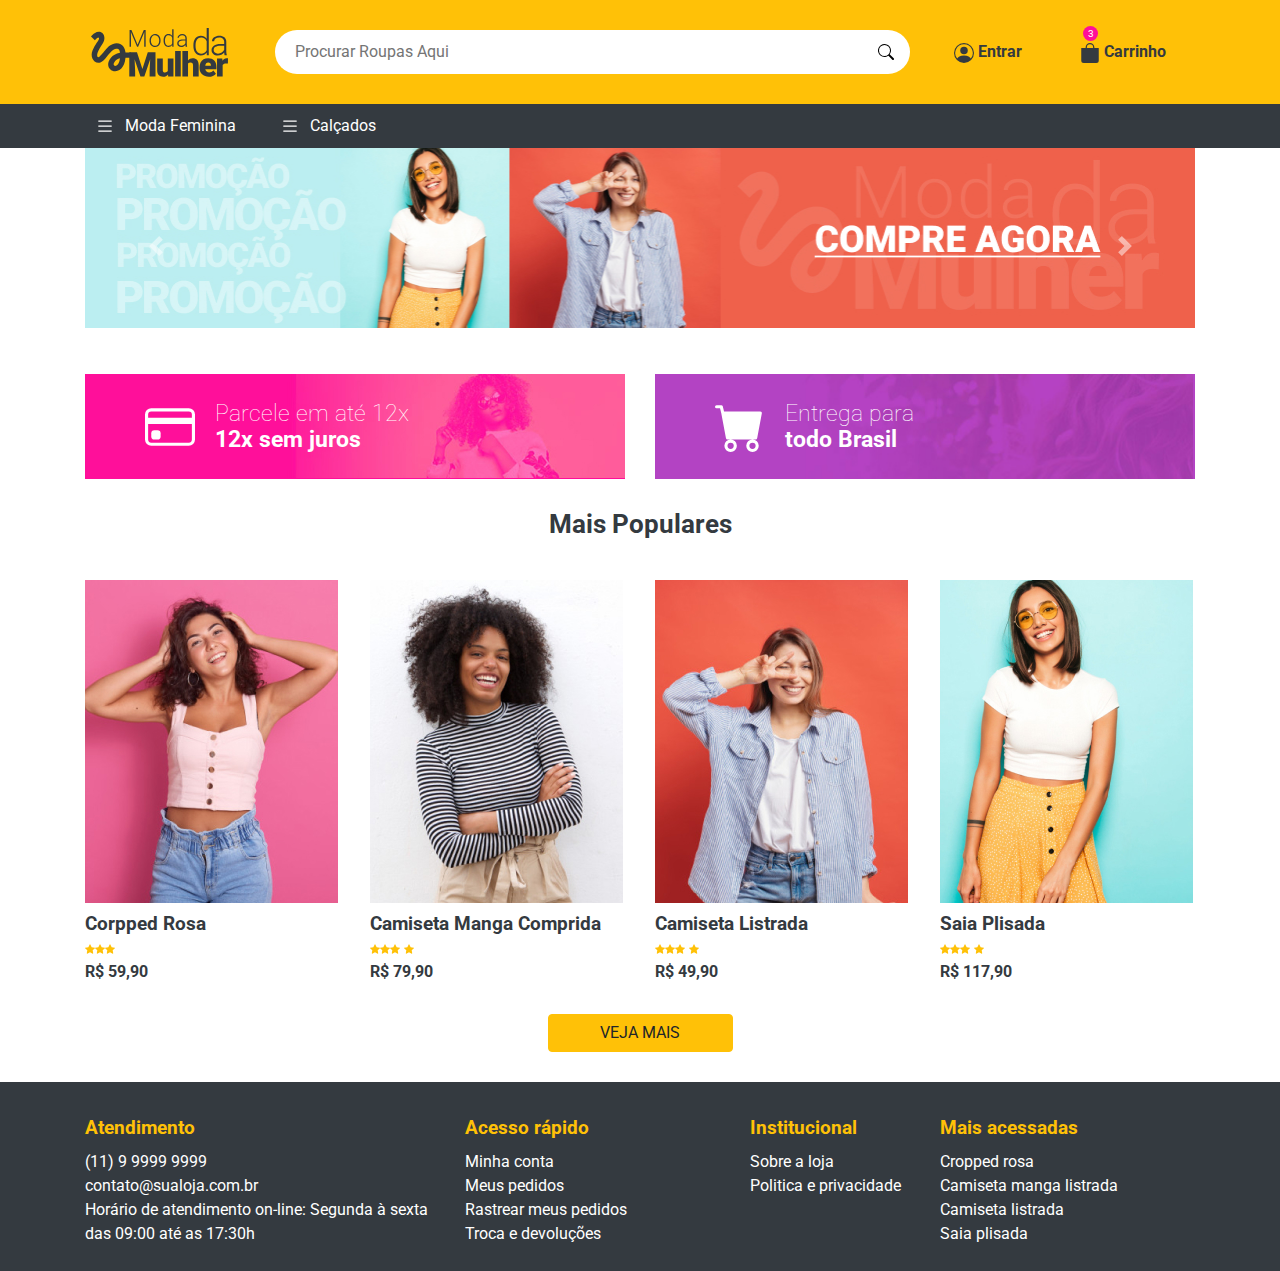
<file: index.html>
<!DOCTYPE html>
<html lang="pt-br">

<head>
  <meta charset="UTF-8">
  <meta http-equiv="X-UA-Compatible" content="IE=edge">
  <meta name="viewport" content="width=device-width, initial-scale=1.0">
  <title>Loja Virtual</title>
  <!--Favicons-->
  <link rel="apple-touch-icon" sizes="57x57" href="./assets/images/favicons/apple-icon-57x57.png">
  <link rel="apple-touch-icon" sizes="60x60" href="./assets/images/favicons/apple-icon-60x60.png">
  <link rel="apple-touch-icon" sizes="72x72" href="./assets/images/favicons/apple-icon-72x72.png">
  <link rel="apple-touch-icon" sizes="76x76" href="./assets/images/favicons/apple-icon-76x76.png">
  <link rel="apple-touch-icon" sizes="114x114" href="./assets/images/favicons/apple-icon-114x114.png">
  <link rel="apple-touch-icon" sizes="120x120" href="./assets/images/favicons/apple-icon-120x120.png">
  <link rel="apple-touch-icon" sizes="144x144" href="./assets/images/favicons/apple-icon-144x144.png">
  <link rel="apple-touch-icon" sizes="152x152" href="./assets/images/favicons/apple-icon-152x152.png">
  <link rel="apple-touch-icon" sizes="180x180" href="./assets/images/favicons/apple-icon-180x180.png">
  <link rel="icon" type="image/png" sizes="192x192" href="./assets/images/favicons/android-icon-192x192.png">
  <link rel="icon" type="image/png" sizes="32x32" href="./assets/images/favicons/favicon-32x32.png">
  <link rel="icon" type="image/png" sizes="96x96" href="./assets/images/favicons/favicon-96x96.png">
  <link rel="icon" type="image/png" sizes="16x16" href="./assets/images/favicons/favicon-16x16.png">
  <link rel="manifest" href="./assets/images/favicons/manifest.json">
  <meta name="msapplication-TileColor" content="#FFC107">
  <meta name="msapplication-TileImage" content="./assets/images/favicons/ms-icon-144x144.png">
  <meta name="theme-color" content="#ffffff">
  <!--Final Favicons-->

  <!--CSS-->
  <link rel="stylesheet" href="./assets/css/style.css">

</head>

<body>
  <!--header-->
  <header class="container-fluid">
    <!--container-->
    <section class="container">
      <!--row-->
      <article class="row d-flex align-items-center">
        <!--logo-->
        <a href="/" class="col-md-2">
          <img src="./assets/images/logo.svg" alt="Logo da empresa - Moda da Mulher">
        </a>
        <!--final logo-->

        <!--buscador-->
        <form action="#" class="col-md-7 d-flex align-items-center">
          <input type="text" name="name" placeholder="Procurar Roupas Aqui">
          <button class="d-flex align-items-center">
            <svg xmlns="http://www.w3.org/2000/svg" width="16" height="16" fill="currentColor" class="bi bi-search"
              viewBox="0 0 16 16">
              <path
                d="M11.742 10.344a6.5 6.5 0 1 0-1.397 1.398h-.001c.03.04.062.078.098.115l3.85 3.85a1 1 0 0 0 1.415-1.414l-3.85-3.85a1.007 1.007 0 0 0-.115-.1zM12 6.5a5.5 5.5 0 1 1-11 0 5.5 5.5 0 0 1 11 0z" />
            </svg>
          </button>
        </form>
        <!--final buscador-->

        <!--administrativo do cliente-->
        <ul class="col-md-3 nav d-flex align-items-center justify-content-around">
          <li class="nav-item">
            <a href="#">
              <svg xmlns="http://www.w3.org/2000/svg" width="16" height="16" fill="currentColor"
                class="bi bi-person-circle" viewBox="0 0 16 16">
                <path d="M11 6a3 3 0 1 1-6 0 3 3 0 0 1 6 0z" />
                <path fill-rule="evenodd"
                  d="M0 8a8 8 0 1 1 16 0A8 8 0 0 1 0 8zm8-7a7 7 0 0 0-5.468 11.37C3.242 11.226 4.805 10 8 10s4.757 1.225 5.468 2.37A7 7 0 0 0 8 1z" />
              </svg>
              Entrar
            </a>
          </li>
          <!--final administrativo do cliente-->

          <!--carrinho-->
          <li class="nav-item">
            <span class="notificacao d-flex align-items-center justify-content-center">3</span>
            <a href="#">
              <svg xmlns="http://www.w3.org/2000/svg" width="16" height="16" fill="currentColor" class="bi bi-bag-fill"
                viewBox="0 0 16 16">
                <path
                  d="M8 1a2.5 2.5 0 0 1 2.5 2.5V4h-5v-.5A2.5 2.5 0 0 1 8 1zm3.5 3v-.5a3.5 3.5 0 1 0-7 0V4H1v10a2 2 0 0 0 2 2h10a2 2 0 0 0 2-2V4h-3.5z" />
              </svg>
              Carrinho
            </a>
          </li>
          <!--final carrinho-->
        </ul>
      </article>
      <!--final row-->
    </section>
    <!--final container-->
  </header>
  <!--final header-->

  <!--menu do site-->
  <nav class="container-fluid nav-produtos">
    <!--container-->
    <section class="container">
      <!--menu-->
      <ul class="nav">
        <!--lista de itens-->
        <li class="col-md-2 nav-item d-flex align-items-center">
          <svg xmlns="http://www.w3.org/2000/svg" width="16" height="16" fill="currentColor" class="bi bi-list"
            viewBox="0 0 16 16">
            <path fill-rule="evenodd"
              d="M2.5 12a.5.5 0 0 1 .5-.5h10a.5.5 0 0 1 0 1H3a.5.5 0 0 1-.5-.5zm0-4a.5.5 0 0 1 .5-.5h10a.5.5 0 0 1 0 1H3a.5.5 0 0 1-.5-.5zm0-4a.5.5 0 0 1 .5-.5h10a.5.5 0 0 1 0 1H3a.5.5 0 0 1-.5-.5z" />
          </svg>
          Moda Feminina

          <!--submenu-->
          <ul class="nav flex-column">
            <li class="nav-item">
              <a href="#">
                Lançamentos
              </a>
            </li>

            <li class="nav-item">
              <a href="#">
                Plus Size
              </a>
            </li>

            <li class="nav-item">
              <a href="#">
                Moda Praia
              </a>
            </li>

            <li class="nav-item">
              <a href="#">
                Acessórios
              </a>
            </li>

            <li class="nav-item">
              <a href="#">
                Promoção
              </a>
            </li>
          </ul>
          <!--final submenu-->
        </li>

        <li class="col-md-2 nav-item d-flex align-items-center">
          <svg xmlns="http://www.w3.org/2000/svg" width="16" height="16" fill="currentColor" class="bi bi-list"
            viewBox="0 0 16 16">
            <path fill-rule="evenodd"
              d="M2.5 12a.5.5 0 0 1 .5-.5h10a.5.5 0 0 1 0 1H3a.5.5 0 0 1-.5-.5zm0-4a.5.5 0 0 1 .5-.5h10a.5.5 0 0 1 0 1H3a.5.5 0 0 1-.5-.5zm0-4a.5.5 0 0 1 .5-.5h10a.5.5 0 0 1 0 1H3a.5.5 0 0 1-.5-.5z" />
          </svg>
          Calçados
        </li>
        <!--final lista de itens-->
      </ul>
      <!--final menu-->
    </section>
    <!--final container-->
  </nav>
  <!--final menu do site-->

  <main>
    <!--banners promocionais rotativos-->
    <section id="banners-promocionais" class="container carousel slide" data-ride="carousel">
      <!--imagens-->
      <article class="carousel-inner">
        <figure class="carousel-item active">
          <img src="./assets/images/banner-1.jpg" class="d-block w-100" alt="Banner Promocional Lançamentos Verão">
        </figure>

        <figure class="carousel-item">
          <img src="./assets/images/banner-2.jpg" class="d-block w-100" alt="Banner Promocional Diversos Itens da Loja">
        </figure>
      </article>
      <!--final images-->

      <!--prev-->
      <a class="carousel-control-prev" href="#banners-promocionais" role="button" data-slide="prev">
        <span class="carousel-control-prev-icon" aria-hidden="true"></span>
        <span class="sr-only">Previous</span>
      </a>
      <!--final prev-->

      <!--next-->
      <a class="carousel-control-next" href="#banners-promocionais" role="button" data-slide="next">
        <span class="carousel-control-next-icon" aria-hidden="true"></span>
        <span class="sr-only">Next</span>
      </a>
      <!--final next-->
    </section>
    <!--final banners promocionais rotativos-->

    <!--banners promocionais com 6 colunas-->
    <section class="container banners-promocionais-statico">
      <!--row-->
      <section class="row">
        <!--banner1-->
        <article class="col-md-6">
          <div class="banners-promocionais-statico-12x d-flex align-items-center">
            <svg xmlns="http://www.w3.org/2000/svg" width="16" height="16" fill="currentColor" class="bi bi-credit-card"
              viewBox="0 0 16 16">
              <path
                d="M0 4a2 2 0 0 1 2-2h12a2 2 0 0 1 2 2v8a2 2 0 0 1-2 2H2a2 2 0 0 1-2-2V4zm2-1a1 1 0 0 0-1 1v1h14V4a1 1 0 0 0-1-1H2zm13 4H1v5a1 1 0 0 0 1 1h12a1 1 0 0 0 1-1V7z" />
              <path d="M2 10a1 1 0 0 1 1-1h1a1 1 0 0 1 1 1v1a1 1 0 0 1-1 1H3a1 1 0 0 1-1-1v-1z" />
            </svg>
            <p>
              Parcele em até 12x<br>
              <strong>12x sem juros</strong>
            </p>
          </div>
        </article>
        <!--final banner1-->

        <!--banner2-->
        <article class="col-md-6">
          <div class="banners-promocionais-statico-todo-br d-flex align-items-center">
            <svg xmlns="http://www.w3.org/2000/svg" width="16" height="16" fill="currentColor" class="bi bi-cart-fill"
              viewBox="0 0 16 16">
              <path
                d="M0 1.5A.5.5 0 0 1 .5 1H2a.5.5 0 0 1 .485.379L2.89 3H14.5a.5.5 0 0 1 .491.592l-1.5 8A.5.5 0 0 1 13 12H4a.5.5 0 0 1-.491-.408L2.01 3.607 1.61 2H.5a.5.5 0 0 1-.5-.5zM5 12a2 2 0 1 0 0 4 2 2 0 0 0 0-4zm7 0a2 2 0 1 0 0 4 2 2 0 0 0 0-4zm-7 1a1 1 0 1 1 0 2 1 1 0 0 1 0-2zm7 0a1 1 0 1 1 0 2 1 1 0 0 1 0-2z" />
            </svg>
            <p>
              Entrega para<br>
              <strong>todo Brasil</strong>
            </p>
          </div>
        </article>
        <!--final banner2-->

      </section>
      <!--final row-->
    </section>
    <!--final banners promocionais com 6 colunas-->

    <!--container produtos-->
    <section class="container produtos">
      <!--titulo-->
      <h1 class="text-center">Mais Populares</h1>
      <!--listagem dos produtos-->
      <article class="row">
        <!--produtos1-->
        <a href="#" class="produtos-container col-md-3">
          <!--imagem do produto-->
          <img src="./assets/images/cropped-rosa.jpg" class="img-fluid" alt="Cropped rosa">
          <!--itens do produto-->
          <article class="produtos-itens">
            <!--titulo produto-->
            <h2>Corpped Rosa</h2>
            <!--stars-->
            <div class="produtos-stars">
              <svg xmlns="http://www.w3.org/2000/svg" width="16" height="16" fill="currentColor" class="bi bi-star-fill"
                viewBox="0 0 16 16">
                <path
                  d="M3.612 15.443c-.386.198-.824-.149-.746-.592l.83-4.73L.173 6.765c-.329-.314-.158-.888.283-.95l4.898-.696L7.538.792c.197-.39.73-.39.927 0l2.184 4.327 4.898.696c.441.062.612.636.282.95l-3.522 3.356.83 4.73c.078.443-.36.79-.746.592L8 13.187l-4.389 2.256z" />
              </svg><svg xmlns="http://www.w3.org/2000/svg" width="16" height="16" fill="currentColor"
                class="bi bi-star-fill" viewBox="0 0 16 16">
                <path
                  d="M3.612 15.443c-.386.198-.824-.149-.746-.592l.83-4.73L.173 6.765c-.329-.314-.158-.888.283-.95l4.898-.696L7.538.792c.197-.39.73-.39.927 0l2.184 4.327 4.898.696c.441.062.612.636.282.95l-3.522 3.356.83 4.73c.078.443-.36.79-.746.592L8 13.187l-4.389 2.256z" />
              </svg><svg xmlns="http://www.w3.org/2000/svg" width="16" height="16" fill="currentColor"
                class="bi bi-star-fill" viewBox="0 0 16 16">
                <path
                  d="M3.612 15.443c-.386.198-.824-.149-.746-.592l.83-4.73L.173 6.765c-.329-.314-.158-.888.283-.95l4.898-.696L7.538.792c.197-.39.73-.39.927 0l2.184 4.327 4.898.696c.441.062.612.636.282.95l-3.522 3.356.83 4.73c.078.443-.36.79-.746.592L8 13.187l-4.389 2.256z" />
              </svg>
            </div>
            <!--preço-->
            <strong class="produtos-preco">
              R$ 59,90
            </strong>
          </article>
          <!--final itens do produto-->
        </a>
        <!--final produtos1-->

        <!--produtos2-->
        <a href="#" class="produtos-container col-md-3">
          <!--imagem do produto-->
          <img src="./assets/images/camiseta-manga-comprida.jpg" class="img-fluid" alt="Camiseta Manga Comprida">
          <!--itens do produto-->
          <article class="produtos-itens">
            <!--titulo produto-->
            <h2>Camiseta Manga Comprida</h2>
            <!--stars-->
            <div class="produtos-stars">
              <svg xmlns="http://www.w3.org/2000/svg" width="16" height="16" fill="currentColor" class="bi bi-star-fill"
                viewBox="0 0 16 16">
                <path
                  d="M3.612 15.443c-.386.198-.824-.149-.746-.592l.83-4.73L.173 6.765c-.329-.314-.158-.888.283-.95l4.898-.696L7.538.792c.197-.39.73-.39.927 0l2.184 4.327 4.898.696c.441.062.612.636.282.95l-3.522 3.356.83 4.73c.078.443-.36.79-.746.592L8 13.187l-4.389 2.256z" />
              </svg><svg xmlns="http://www.w3.org/2000/svg" width="16" height="16" fill="currentColor"
                class="bi bi-star-fill" viewBox="0 0 16 16">
                <path
                  d="M3.612 15.443c-.386.198-.824-.149-.746-.592l.83-4.73L.173 6.765c-.329-.314-.158-.888.283-.95l4.898-.696L7.538.792c.197-.39.73-.39.927 0l2.184 4.327 4.898.696c.441.062.612.636.282.95l-3.522 3.356.83 4.73c.078.443-.36.79-.746.592L8 13.187l-4.389 2.256z" />
              </svg><svg xmlns="http://www.w3.org/2000/svg" width="16" height="16" fill="currentColor"
                class="bi bi-star-fill" viewBox="0 0 16 16">
                <path
                  d="M3.612 15.443c-.386.198-.824-.149-.746-.592l.83-4.73L.173 6.765c-.329-.314-.158-.888.283-.95l4.898-.696L7.538.792c.197-.39.73-.39.927 0l2.184 4.327 4.898.696c.441.062.612.636.282.95l-3.522 3.356.83 4.73c.078.443-.36.79-.746.592L8 13.187l-4.389 2.256z" />
              </svg>
              </svg><svg xmlns="http://www.w3.org/2000/svg" width="16" height="16" fill="currentColor"
                class="bi bi-star-fill" viewBox="0 0 16 16">
                <path
                  d="M3.612 15.443c-.386.198-.824-.149-.746-.592l.83-4.73L.173 6.765c-.329-.314-.158-.888.283-.95l4.898-.696L7.538.792c.197-.39.73-.39.927 0l2.184 4.327 4.898.696c.441.062.612.636.282.95l-3.522 3.356.83 4.73c.078.443-.36.79-.746.592L8 13.187l-4.389 2.256z" />
              </svg>
            </div>
            <!--preço-->
            <strong class="produtos-preco">
              R$ 79,90
            </strong>
          </article>
          <!--final itens do produto-->
        </a>
        <!--final produtos2-->

        <!--produtos3-->
        <a href="#" class="produtos-container col-md-3">
          <!--imagem do produto-->
          <img src="./assets/images/camiseta-listrada.jpg" class="img-fluid" alt="Camiseta Listrada">
          <!--itens do produto-->
          <article class="produtos-itens">
            <!--titulo produto-->
            <h2>Camiseta Listrada</h2>
            <!--stars-->
            <div class="produtos-stars">
              <svg xmlns="http://www.w3.org/2000/svg" width="16" height="16" fill="currentColor" class="bi bi-star-fill"
                viewBox="0 0 16 16">
                <path
                  d="M3.612 15.443c-.386.198-.824-.149-.746-.592l.83-4.73L.173 6.765c-.329-.314-.158-.888.283-.95l4.898-.696L7.538.792c.197-.39.73-.39.927 0l2.184 4.327 4.898.696c.441.062.612.636.282.95l-3.522 3.356.83 4.73c.078.443-.36.79-.746.592L8 13.187l-4.389 2.256z" />
              </svg><svg xmlns="http://www.w3.org/2000/svg" width="16" height="16" fill="currentColor"
                class="bi bi-star-fill" viewBox="0 0 16 16">
                <path
                  d="M3.612 15.443c-.386.198-.824-.149-.746-.592l.83-4.73L.173 6.765c-.329-.314-.158-.888.283-.95l4.898-.696L7.538.792c.197-.39.73-.39.927 0l2.184 4.327 4.898.696c.441.062.612.636.282.95l-3.522 3.356.83 4.73c.078.443-.36.79-.746.592L8 13.187l-4.389 2.256z" />
              </svg><svg xmlns="http://www.w3.org/2000/svg" width="16" height="16" fill="currentColor"
                class="bi bi-star-fill" viewBox="0 0 16 16">
                <path
                  d="M3.612 15.443c-.386.198-.824-.149-.746-.592l.83-4.73L.173 6.765c-.329-.314-.158-.888.283-.95l4.898-.696L7.538.792c.197-.39.73-.39.927 0l2.184 4.327 4.898.696c.441.062.612.636.282.95l-3.522 3.356.83 4.73c.078.443-.36.79-.746.592L8 13.187l-4.389 2.256z" />
              </svg>
              </svg><svg xmlns="http://www.w3.org/2000/svg" width="16" height="16" fill="currentColor"
                class="bi bi-star-fill" viewBox="0 0 16 16">
                <path
                  d="M3.612 15.443c-.386.198-.824-.149-.746-.592l.83-4.73L.173 6.765c-.329-.314-.158-.888.283-.95l4.898-.696L7.538.792c.197-.39.73-.39.927 0l2.184 4.327 4.898.696c.441.062.612.636.282.95l-3.522 3.356.83 4.73c.078.443-.36.79-.746.592L8 13.187l-4.389 2.256z" />
              </svg>
            </div>
            <!--preço-->
            <strong class="produtos-preco">
              R$ 49,90
            </strong>
          </article>
          <!--final itens do produto-->
        </a>
        <!--final produtos3-->

        <!--produtos4-->
        <a href="#" class="produtos-container col-md-3">
          <!--imagem do produto-->
          <img src="./assets/images/saia-plisada.jpg" class="img-fluid" alt="Saia Plisada">
          <!--itens do produto-->
          <article class="produtos-itens">
            <!--titulo produto-->
            <h2>Saia Plisada</h2>
            <!--stars-->
            <div class="produtos-stars">
              <svg xmlns="http://www.w3.org/2000/svg" width="16" height="16" fill="currentColor" class="bi bi-star-fill"
                viewBox="0 0 16 16">
                <path
                  d="M3.612 15.443c-.386.198-.824-.149-.746-.592l.83-4.73L.173 6.765c-.329-.314-.158-.888.283-.95l4.898-.696L7.538.792c.197-.39.73-.39.927 0l2.184 4.327 4.898.696c.441.062.612.636.282.95l-3.522 3.356.83 4.73c.078.443-.36.79-.746.592L8 13.187l-4.389 2.256z" />
              </svg><svg xmlns="http://www.w3.org/2000/svg" width="16" height="16" fill="currentColor"
                class="bi bi-star-fill" viewBox="0 0 16 16">
                <path
                  d="M3.612 15.443c-.386.198-.824-.149-.746-.592l.83-4.73L.173 6.765c-.329-.314-.158-.888.283-.95l4.898-.696L7.538.792c.197-.39.73-.39.927 0l2.184 4.327 4.898.696c.441.062.612.636.282.95l-3.522 3.356.83 4.73c.078.443-.36.79-.746.592L8 13.187l-4.389 2.256z" />
              </svg><svg xmlns="http://www.w3.org/2000/svg" width="16" height="16" fill="currentColor"
                class="bi bi-star-fill" viewBox="0 0 16 16">
                <path
                  d="M3.612 15.443c-.386.198-.824-.149-.746-.592l.83-4.73L.173 6.765c-.329-.314-.158-.888.283-.95l4.898-.696L7.538.792c.197-.39.73-.39.927 0l2.184 4.327 4.898.696c.441.062.612.636.282.95l-3.522 3.356.83 4.73c.078.443-.36.79-.746.592L8 13.187l-4.389 2.256z" />
              </svg>
              </svg><svg xmlns="http://www.w3.org/2000/svg" width="16" height="16" fill="currentColor"
                class="bi bi-star-fill" viewBox="0 0 16 16">
                <path
                  d="M3.612 15.443c-.386.198-.824-.149-.746-.592l.83-4.73L.173 6.765c-.329-.314-.158-.888.283-.95l4.898-.696L7.538.792c.197-.39.73-.39.927 0l2.184 4.327 4.898.696c.441.062.612.636.282.95l-3.522 3.356.83 4.73c.078.443-.36.79-.746.592L8 13.187l-4.389 2.256z" />
              </svg>
            </div>
            <!--preço-->
            <strong class="produtos-preco">
              R$ 117,90
            </strong>
          </article>
          <!--final itens do produto-->
        </a>
        <!--final produtos4-->
      </article>
      <!--final listagem dos produtos-->

      <!--botao veja mais-->
      <div class="d-flex justify-content-center">
        <button type="button" class="btn btn-warning col-md-2">VEJA MAIS</button>
      </div>
      <!--final botao veja mais-->

    </section>
    <!--final container produtos-->

  </main>

  <!--footer-->
  <footer class="container-fluid">
    <!--container-->
    <section class="container">
      <!--menus-->
      <section class="row">
        <!--atendimendo-->
        <article class="col-md-4">
          <h4>
            Atendimento
          </h4>
          <!--links-->
          <ul class="nav flex-column">
            <li class="nav-item">
              <a href="tel:+5511999999999">(11) 9 9999 9999</a>
            </li>
            <li class="nav-item">
              <a href="mailto:contato@sualoja.com.br">contato@sualoja.com.br</a>
            </li>
            <li class="nav-item">
              Horário de atendimento on-line: Segunda à sexta das 09:00 até as 17:30h
            </li>
          </ul>
        </article>
        <!--final atendimendo-->

        <!--acesso rapido-->
        <article class="col-md-3">
          <h4>
            Acesso rápido
          </h4>
          <!--links-->
          <ul class="nav flex-column">
            <li class="nav-item">
              <a href="#">Minha conta</a>
            </li>

            <li class="nav-item">
              <a href="#">Meus pedidos</a>
            </li>

            <li class="nav-item">
              <a href="#">Rastrear meus pedidos</a>
            </li>

            <li class="nav-item">
              <a href="#">Troca e devoluções</a>
            </li>
          </ul>
        </article>
        <!--final acesso rapido-->

        <!--institucional-->
        <article class="col-md-2">
          <h4>
            Institucional
          </h4>
          <!--links-->
          <ul class="nav flex-column">
            <li class="nav-item">
              <a href="#">Sobre a loja</a>
            </li>

            <li class="nav-item">
              <a href="#">Politica e privacidade</a>
            </li>
          </ul>
        </article>
        <!--final institucional-->

        <!--mais acessadas-->
        <article class="col-md-3">
          <h4>
            Mais acessadas
          </h4>
          <!--links-->
          <ul class="nav flex-column">
            <li class="nav-item">
              <a href="#">Cropped rosa</a>
            </li>

            <li class="nav-item">
              <a href="#">Camiseta manga listrada</a>
            </li>

            <li class="nav-item">
              <a href="#">Camiseta listrada</a>
            </li>

            <li class="nav-item">
              <a href="#">Saia plisada</a>
            </li>
          </ul>
        </article>
        <!--final mais acessadas-->
      </section>
      <!--final menus-->
    </section>
    <!--final container-->
  </footer>
  <!--final footer-->

  <!-- jQuery first, then Popper.js, then Bootstrap JS -->
  <script src="./assets/js/jquery-3.5.1.slim.min.js"></script>
  <script src="./assets/js/popper.min.js"></script>
  <script src="./assets/js/bootstrap.min.js"></script>
</body>

</html>
</file>
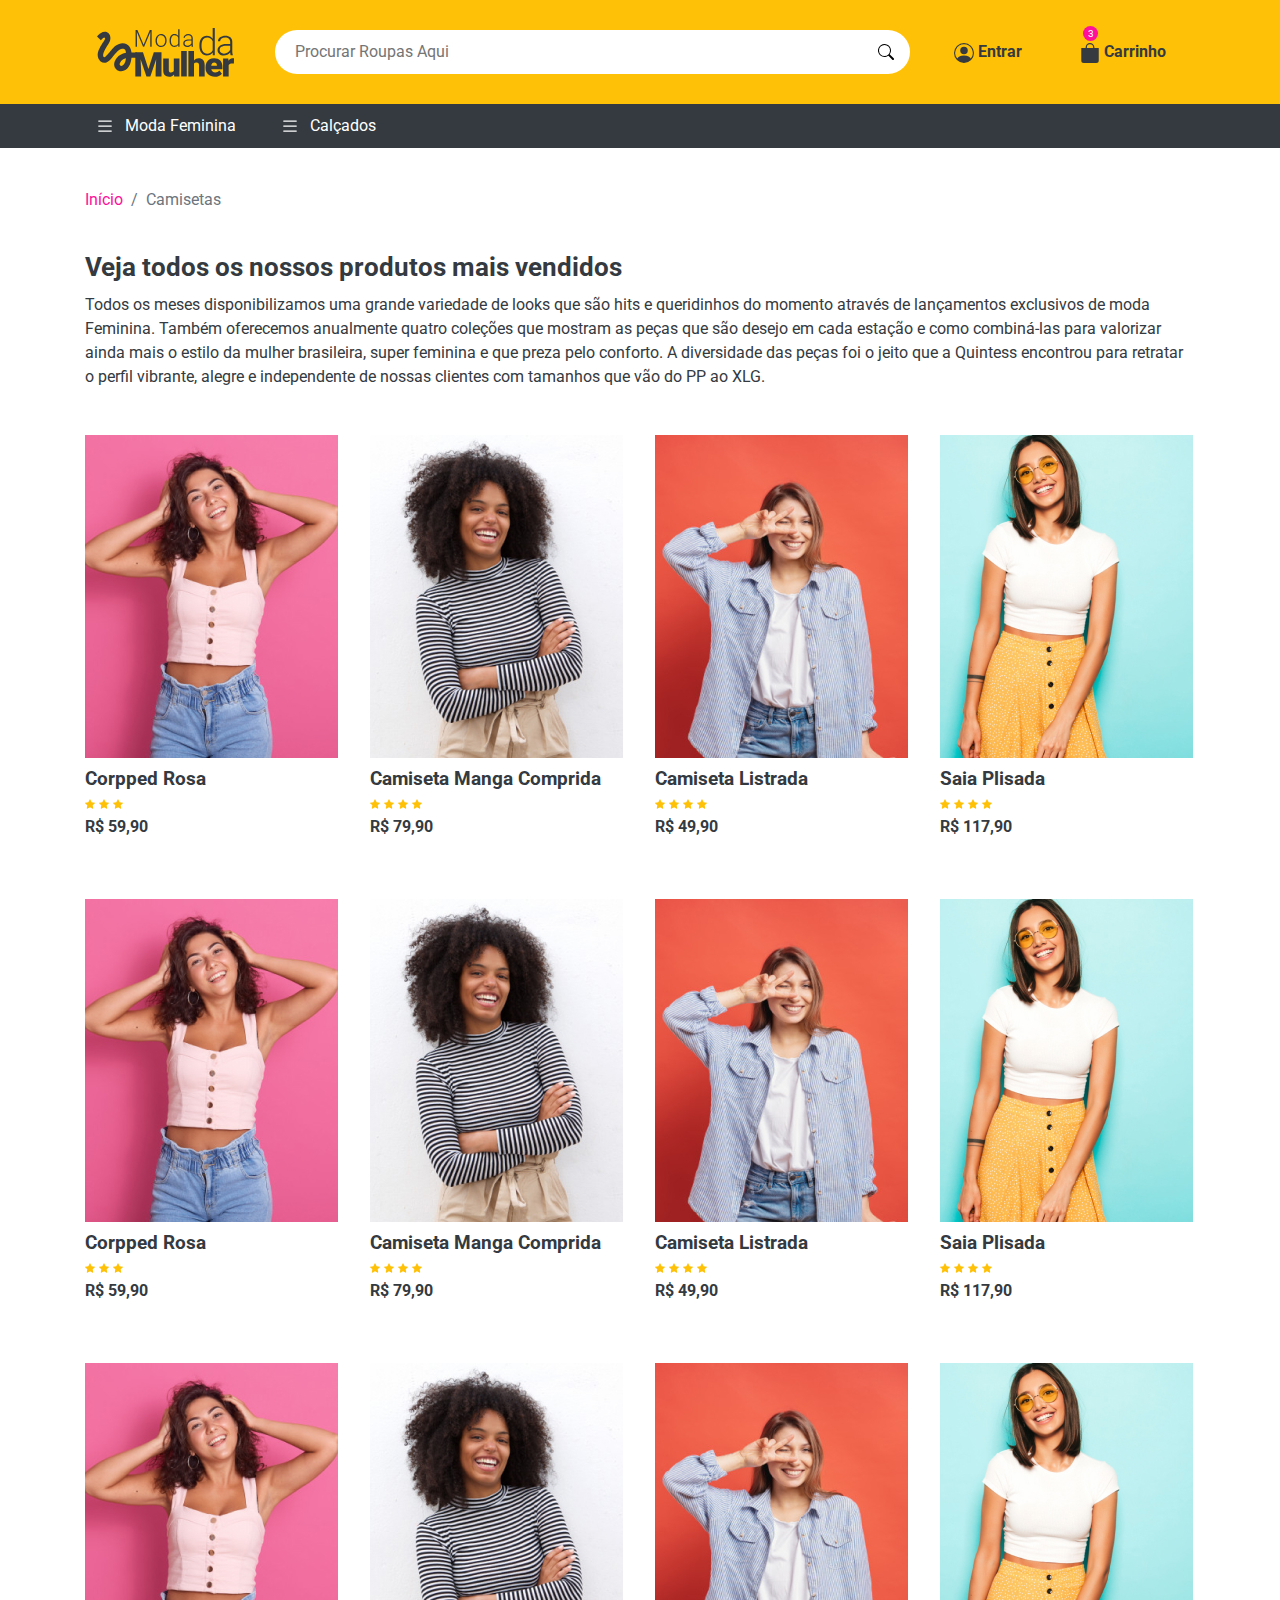
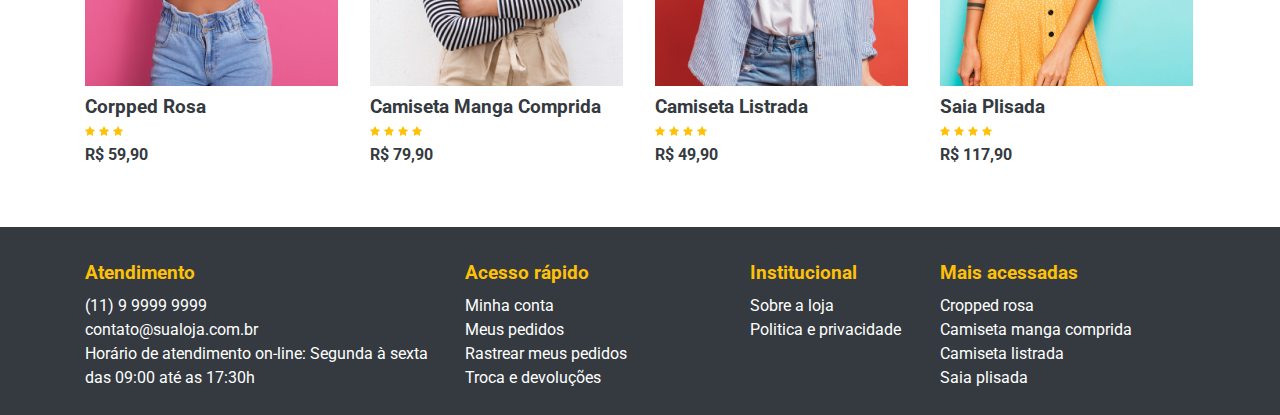
<file: camisetas.html>
<!DOCTYPE html>
<html lang="pt-br">

<head>
  <meta charset="UTF-8">
  <meta http-equiv="X-UA-Compatible" content="IE=edge">
  <meta name="viewport" content="width=device-width, initial-scale=1.0">
  <title>Loja Virtual - Camisetas</title>
  <!--Favicons-->
  <link rel="apple-touch-icon" sizes="57x57" href="./assets/images/favicons/apple-icon-57x57.png">
  <link rel="apple-touch-icon" sizes="60x60" href="./assets/images/favicons/apple-icon-60x60.png">
  <link rel="apple-touch-icon" sizes="72x72" href="./assets/images/favicons/apple-icon-72x72.png">
  <link rel="apple-touch-icon" sizes="76x76" href="./assets/images/favicons/apple-icon-76x76.png">
  <link rel="apple-touch-icon" sizes="114x114" href="./assets/images/favicons/apple-icon-114x114.png">
  <link rel="apple-touch-icon" sizes="120x120" href="./assets/images/favicons/apple-icon-120x120.png">
  <link rel="apple-touch-icon" sizes="144x144" href="./assets/images/favicons/apple-icon-144x144.png">
  <link rel="apple-touch-icon" sizes="152x152" href="./assets/images/favicons/apple-icon-152x152.png">
  <link rel="apple-touch-icon" sizes="180x180" href="./assets/images/favicons/apple-icon-180x180.png">
  <link rel="icon" type="image/png" sizes="192x192" href="./assets/images/favicons/android-icon-192x192.png">
  <link rel="icon" type="image/png" sizes="32x32" href="./assets/images/favicons/favicon-32x32.png">
  <link rel="icon" type="image/png" sizes="96x96" href="./assets/images/favicons/favicon-96x96.png">
  <link rel="icon" type="image/png" sizes="16x16" href="./assets/images/favicons/favicon-16x16.png">
  <link rel="manifest" href="./assets/images/favicons/manifest.json">
  <meta name="msapplication-TileColor" content="#FFC107">
  <meta name="msapplication-TileImage" content="./assets/images/favicons/ms-icon-144x144.png">
  <meta name="theme-color" content="#ffffff">
  <!--Final Favicons-->

  <!--CSS-->
  <link rel="stylesheet" href="./assets/css/style.css">

</head>

<body>
  <!--header-->
  <header class="container-fluid">
    <!--container-->
    <section class="container">
      <!--row-->
      <article class="row d-flex align-items-center">
        <!--logo-->
        <a href="./" class="col-md-2 d-flex justify-content-center">
          <img src="./assets/images/logo.svg" class="img-fluid" alt="Logo da empresa - Moda da Mulher">
        </a>
        <!--final logo-->

        <!--buscador-->
        <form action="#" class="col-md-7 d-flex align-items-center">
          <input type="text" name="name" placeholder="Procurar Roupas Aqui">
          <button class="d-flex align-items-center">
            <svg xmlns="http://www.w3.org/2000/svg" width="16" height="16" fill="currentColor" class="bi bi-search"
              viewBox="0 0 16 16">
              <path
                d="M11.742 10.344a6.5 6.5 0 1 0-1.397 1.398h-.001c.03.04.062.078.098.115l3.85 3.85a1 1 0 0 0 1.415-1.414l-3.85-3.85a1.007 1.007 0 0 0-.115-.1zM12 6.5a5.5 5.5 0 1 1-11 0 5.5 5.5 0 0 1 11 0z" />
            </svg>
          </button>
        </form>
        <!--final buscador-->

        <!--administrativo do cliente-->
        <ul class="col-md-3 nav d-flex align-items-center justify-content-around">
          <li class="nav-item">
            <a href="#">
              <svg xmlns="http://www.w3.org/2000/svg" width="16" height="16" fill="currentColor"
                class="bi bi-person-circle" viewBox="0 0 16 16">
                <path d="M11 6a3 3 0 1 1-6 0 3 3 0 0 1 6 0z" />
                <path fill-rule="evenodd"
                  d="M0 8a8 8 0 1 1 16 0A8 8 0 0 1 0 8zm8-7a7 7 0 0 0-5.468 11.37C3.242 11.226 4.805 10 8 10s4.757 1.225 5.468 2.37A7 7 0 0 0 8 1z" />
              </svg>
              Entrar
            </a>
          </li>
          <!--final administrativo do cliente-->

          <!--carrinho-->
          <li class="nav-item">
            <span class="notificacao d-flex align-items-center justify-content-center">3</span>
            <a href="#">
              <svg xmlns="http://www.w3.org/2000/svg" width="16" height="16" fill="currentColor" class="bi bi-bag-fill"
                viewBox="0 0 16 16">
                <path
                  d="M8 1a2.5 2.5 0 0 1 2.5 2.5V4h-5v-.5A2.5 2.5 0 0 1 8 1zm3.5 3v-.5a3.5 3.5 0 1 0-7 0V4H1v10a2 2 0 0 0 2 2h10a2 2 0 0 0 2-2V4h-3.5z" />
              </svg>
              Carrinho
            </a>
          </li>
          <!--final carrinho-->
        </ul>
      </article>
      <!--final row-->
    </section>
    <!--final container-->
  </header>
  <!--final header-->

  <!--menu do site-->
  <nav class="container-fluid nav-produtos">
    <!--container-->
    <section class="container">
      <!--menu-->
      <ul class="nav">
        <!--lista de itens-->
        <li class="col-xl-2 col-md-6 nav-item d-flex align-items-center">
          <svg xmlns="http://www.w3.org/2000/svg" width="16" height="16" fill="currentColor" class="bi bi-list"
            viewBox="0 0 16 16">
            <path fill-rule="evenodd"
              d="M2.5 12a.5.5 0 0 1 .5-.5h10a.5.5 0 0 1 0 1H3a.5.5 0 0 1-.5-.5zm0-4a.5.5 0 0 1 .5-.5h10a.5.5 0 0 1 0 1H3a.5.5 0 0 1-.5-.5zm0-4a.5.5 0 0 1 .5-.5h10a.5.5 0 0 1 0 1H3a.5.5 0 0 1-.5-.5z" />
          </svg>
          Moda Feminina

          <!--submenu-->
          <ul class="nav flex-column">
            <li class="nav-item">
              <a href="#">
                Lançamentos
              </a>
            </li>

            <li class="nav-item">
              <a href="#">
                Plus Size
              </a>
            </li>

            <li class="nav-item">
              <a href="#">
                Moda Praia
              </a>
            </li>

            <li class="nav-item">
              <a href="#">
                Acessórios
              </a>
            </li>

            <li class="nav-item">
              <a href="#">
                Promoção
              </a>
            </li>
          </ul>
          <!--final submenu-->
        </li>

        <li class="col-xl-2 col-md-6 nav-item d-flex align-items-center">
          <svg xmlns="http://www.w3.org/2000/svg" width="16" height="16" fill="currentColor" class="bi bi-list"
            viewBox="0 0 16 16">
            <path fill-rule="evenodd"
              d="M2.5 12a.5.5 0 0 1 .5-.5h10a.5.5 0 0 1 0 1H3a.5.5 0 0 1-.5-.5zm0-4a.5.5 0 0 1 .5-.5h10a.5.5 0 0 1 0 1H3a.5.5 0 0 1-.5-.5zm0-4a.5.5 0 0 1 .5-.5h10a.5.5 0 0 1 0 1H3a.5.5 0 0 1-.5-.5z" />
          </svg>
          Calçados
        </li>
        <!--final lista de itens-->
      </ul>
      <!--final menu-->
    </section>
    <!--final container-->
  </nav>
  <!--final menu do site-->

  <main>
    <!--container produtos-->
    <section class="container produtos">
      <nav aria-label="breadcrumb">
        <ol class="breadcrumb">
          <li class="breadcrumb-item">
            <a href="./">Início</a>
          </li>
          <li class="breadcrumb-item active" aria-current="page">Camisetas</li>
        </ol>
      </nav>
      <!--titulo-->
      <h1>Veja todos os nossos produtos mais vendidos</h1>
      <p>Todos os meses disponibilizamos uma grande variedade de looks que são hits e queridinhos do momento através de
        lançamentos exclusivos de moda Feminina. Também oferecemos anualmente quatro coleções que mostram as peças que
        são desejo em cada estação e como combiná-las para valorizar ainda mais o estilo da mulher brasileira, super
        feminina e que preza pelo conforto. A diversidade das peças foi o jeito que a Quintess encontrou para retratar o
        perfil vibrante, alegre e independente de nossas clientes com tamanhos que vão do PP ao XLG.</p>
      <!--listagem dos produtos-->
      <article class="row">
        <!--produtos1-->
        <a href="#" class="produtos-container col-md-3">
          <!--imagem do produto-->
          <img src="./assets/images/cropped-rosa.jpg" class="img-fluid" alt="Cropped rosa">
          <!--itens do produto-->
          <article class="produtos-itens">
            <!--titulo produto-->
            <h2>Corpped Rosa</h2>
            <!--stars-->
            <div class="produtos-stars">
              <svg xmlns="http://www.w3.org/2000/svg" width="16" height="16" fill="currentColor" class="bi bi-star-fill"
                viewBox="0 0 16 16">
                <path
                  d="M3.612 15.443c-.386.198-.824-.149-.746-.592l.83-4.73L.173 6.765c-.329-.314-.158-.888.283-.95l4.898-.696L7.538.792c.197-.39.73-.39.927 0l2.184 4.327 4.898.696c.441.062.612.636.282.95l-3.522 3.356.83 4.73c.078.443-.36.79-.746.592L8 13.187l-4.389 2.256z" />
              </svg>
              <svg xmlns="http://www.w3.org/2000/svg" width="16" height="16" fill="currentColor" class="bi bi-star-fill"
                viewBox="0 0 16 16">
                <path
                  d="M3.612 15.443c-.386.198-.824-.149-.746-.592l.83-4.73L.173 6.765c-.329-.314-.158-.888.283-.95l4.898-.696L7.538.792c.197-.39.73-.39.927 0l2.184 4.327 4.898.696c.441.062.612.636.282.95l-3.522 3.356.83 4.73c.078.443-.36.79-.746.592L8 13.187l-4.389 2.256z" />
              </svg>
              <svg xmlns="http://www.w3.org/2000/svg" width="16" height="16" fill="currentColor" class="bi bi-star-fill"
                viewBox="0 0 16 16">
                <path
                  d="M3.612 15.443c-.386.198-.824-.149-.746-.592l.83-4.73L.173 6.765c-.329-.314-.158-.888.283-.95l4.898-.696L7.538.792c.197-.39.73-.39.927 0l2.184 4.327 4.898.696c.441.062.612.636.282.95l-3.522 3.356.83 4.73c.078.443-.36.79-.746.592L8 13.187l-4.389 2.256z" />
              </svg>
            </div>
            <!--preço-->
            <strong class="produtos-preco">
              R$ 59,90
            </strong>
          </article>
          <!--final itens do produto-->
        </a>
        <!--final produtos1-->

        <!--produtos2-->
        <a href="./produto-camiseta-manga-comprida.html" class="produtos-container col-md-3">
          <!--imagem do produto-->
          <img src="./assets/images/camiseta-manga-comprida.jpg" class="img-fluid" alt="Camiseta Manga Comprida">
          <!--itens do produto-->
          <article class="produtos-itens">
            <!--titulo produto-->
            <h2>Camiseta Manga Comprida</h2>
            <!--stars-->
            <div class="produtos-stars">
              <svg xmlns="http://www.w3.org/2000/svg" width="16" height="16" fill="currentColor" class="bi bi-star-fill"
                viewBox="0 0 16 16">
                <path
                  d="M3.612 15.443c-.386.198-.824-.149-.746-.592l.83-4.73L.173 6.765c-.329-.314-.158-.888.283-.95l4.898-.696L7.538.792c.197-.39.73-.39.927 0l2.184 4.327 4.898.696c.441.062.612.636.282.95l-3.522 3.356.83 4.73c.078.443-.36.79-.746.592L8 13.187l-4.389 2.256z" />
              </svg>
              <svg xmlns="http://www.w3.org/2000/svg" width="16" height="16" fill="currentColor" class="bi bi-star-fill"
                viewBox="0 0 16 16">
                <path
                  d="M3.612 15.443c-.386.198-.824-.149-.746-.592l.83-4.73L.173 6.765c-.329-.314-.158-.888.283-.95l4.898-.696L7.538.792c.197-.39.73-.39.927 0l2.184 4.327 4.898.696c.441.062.612.636.282.95l-3.522 3.356.83 4.73c.078.443-.36.79-.746.592L8 13.187l-4.389 2.256z" />
              </svg>
              <svg xmlns="http://www.w3.org/2000/svg" width="16" height="16" fill="currentColor" class="bi bi-star-fill"
                viewBox="0 0 16 16">
                <path
                  d="M3.612 15.443c-.386.198-.824-.149-.746-.592l.83-4.73L.173 6.765c-.329-.314-.158-.888.283-.95l4.898-.696L7.538.792c.197-.39.73-.39.927 0l2.184 4.327 4.898.696c.441.062.612.636.282.95l-3.522 3.356.83 4.73c.078.443-.36.79-.746.592L8 13.187l-4.389 2.256z" />
              </svg>
              </svg>
              <svg xmlns="http://www.w3.org/2000/svg" width="16" height="16" fill="currentColor" class="bi bi-star-fill"
                viewBox="0 0 16 16">
                <path
                  d="M3.612 15.443c-.386.198-.824-.149-.746-.592l.83-4.73L.173 6.765c-.329-.314-.158-.888.283-.95l4.898-.696L7.538.792c.197-.39.73-.39.927 0l2.184 4.327 4.898.696c.441.062.612.636.282.95l-3.522 3.356.83 4.73c.078.443-.36.79-.746.592L8 13.187l-4.389 2.256z" />
              </svg>
            </div>
            <!--preço-->
            <strong class="produtos-preco">
              R$ 79,90
            </strong>
          </article>
          <!--final itens do produto-->
        </a>
        <!--final produtos2-->

        <!--produtos3-->
        <a href="#" class="produtos-container col-md-3">
          <!--imagem do produto-->
          <img src="./assets/images/camiseta-listrada.jpg" class="img-fluid" alt="Camiseta Listrada">
          <!--itens do produto-->
          <article class="produtos-itens">
            <!--titulo produto-->
            <h2>Camiseta Listrada</h2>
            <!--stars-->
            <div class="produtos-stars">
              <svg xmlns="http://www.w3.org/2000/svg" width="16" height="16" fill="currentColor" class="bi bi-star-fill"
                viewBox="0 0 16 16">
                <path
                  d="M3.612 15.443c-.386.198-.824-.149-.746-.592l.83-4.73L.173 6.765c-.329-.314-.158-.888.283-.95l4.898-.696L7.538.792c.197-.39.73-.39.927 0l2.184 4.327 4.898.696c.441.062.612.636.282.95l-3.522 3.356.83 4.73c.078.443-.36.79-.746.592L8 13.187l-4.389 2.256z" />
              </svg>
              <svg xmlns="http://www.w3.org/2000/svg" width="16" height="16" fill="currentColor" class="bi bi-star-fill"
                viewBox="0 0 16 16">
                <path
                  d="M3.612 15.443c-.386.198-.824-.149-.746-.592l.83-4.73L.173 6.765c-.329-.314-.158-.888.283-.95l4.898-.696L7.538.792c.197-.39.73-.39.927 0l2.184 4.327 4.898.696c.441.062.612.636.282.95l-3.522 3.356.83 4.73c.078.443-.36.79-.746.592L8 13.187l-4.389 2.256z" />
              </svg>
              <svg xmlns="http://www.w3.org/2000/svg" width="16" height="16" fill="currentColor" class="bi bi-star-fill"
                viewBox="0 0 16 16">
                <path
                  d="M3.612 15.443c-.386.198-.824-.149-.746-.592l.83-4.73L.173 6.765c-.329-.314-.158-.888.283-.95l4.898-.696L7.538.792c.197-.39.73-.39.927 0l2.184 4.327 4.898.696c.441.062.612.636.282.95l-3.522 3.356.83 4.73c.078.443-.36.79-.746.592L8 13.187l-4.389 2.256z" />
              </svg>
              </svg>
              <svg xmlns="http://www.w3.org/2000/svg" width="16" height="16" fill="currentColor" class="bi bi-star-fill"
                viewBox="0 0 16 16">
                <path
                  d="M3.612 15.443c-.386.198-.824-.149-.746-.592l.83-4.73L.173 6.765c-.329-.314-.158-.888.283-.95l4.898-.696L7.538.792c.197-.39.73-.39.927 0l2.184 4.327 4.898.696c.441.062.612.636.282.95l-3.522 3.356.83 4.73c.078.443-.36.79-.746.592L8 13.187l-4.389 2.256z" />
              </svg>
            </div>
            <!--preço-->
            <strong class="produtos-preco">
              R$ 49,90
            </strong>
          </article>
          <!--final itens do produto-->
        </a>
        <!--final produtos3-->

        <!--produtos4-->
        <a href="#" class="produtos-container col-md-3">
          <!--imagem do produto-->
          <img src="./assets/images/saia-plisada.jpg" class="img-fluid" alt="Saia Plisada">
          <!--itens do produto-->
          <article class="produtos-itens">
            <!--titulo produto-->
            <h2>Saia Plisada</h2>
            <!--stars-->
            <div class="produtos-stars">
              <svg xmlns="http://www.w3.org/2000/svg" width="16" height="16" fill="currentColor" class="bi bi-star-fill"
                viewBox="0 0 16 16">
                <path
                  d="M3.612 15.443c-.386.198-.824-.149-.746-.592l.83-4.73L.173 6.765c-.329-.314-.158-.888.283-.95l4.898-.696L7.538.792c.197-.39.73-.39.927 0l2.184 4.327 4.898.696c.441.062.612.636.282.95l-3.522 3.356.83 4.73c.078.443-.36.79-.746.592L8 13.187l-4.389 2.256z" />
              </svg>
              <svg xmlns="http://www.w3.org/2000/svg" width="16" height="16" fill="currentColor" class="bi bi-star-fill"
                viewBox="0 0 16 16">
                <path
                  d="M3.612 15.443c-.386.198-.824-.149-.746-.592l.83-4.73L.173 6.765c-.329-.314-.158-.888.283-.95l4.898-.696L7.538.792c.197-.39.73-.39.927 0l2.184 4.327 4.898.696c.441.062.612.636.282.95l-3.522 3.356.83 4.73c.078.443-.36.79-.746.592L8 13.187l-4.389 2.256z" />
              </svg>
              <svg xmlns="http://www.w3.org/2000/svg" width="16" height="16" fill="currentColor" class="bi bi-star-fill"
                viewBox="0 0 16 16">
                <path
                  d="M3.612 15.443c-.386.198-.824-.149-.746-.592l.83-4.73L.173 6.765c-.329-.314-.158-.888.283-.95l4.898-.696L7.538.792c.197-.39.73-.39.927 0l2.184 4.327 4.898.696c.441.062.612.636.282.95l-3.522 3.356.83 4.73c.078.443-.36.79-.746.592L8 13.187l-4.389 2.256z" />
              </svg>
              </svg>
              <svg xmlns="http://www.w3.org/2000/svg" width="16" height="16" fill="currentColor" class="bi bi-star-fill"
                viewBox="0 0 16 16">
                <path
                  d="M3.612 15.443c-.386.198-.824-.149-.746-.592l.83-4.73L.173 6.765c-.329-.314-.158-.888.283-.95l4.898-.696L7.538.792c.197-.39.73-.39.927 0l2.184 4.327 4.898.696c.441.062.612.636.282.95l-3.522 3.356.83 4.73c.078.443-.36.79-.746.592L8 13.187l-4.389 2.256z" />
              </svg>
            </div>
            <!--preço-->
            <strong class="produtos-preco">
              R$ 117,90
            </strong>
          </article>
          <!--final itens do produto-->
        </a>
        <!--final produtos4-->

        <!--produtos5-->
        <a href="#" class="produtos-container col-md-3">
          <!--imagem do produto-->
          <img src="./assets/images/cropped-rosa.jpg" class="img-fluid" alt="Cropped rosa">
          <!--itens do produto-->
          <article class="produtos-itens">
            <!--titulo produto-->
            <h2>Corpped Rosa</h2>
            <!--stars-->
            <div class="produtos-stars">
              <svg xmlns="http://www.w3.org/2000/svg" width="16" height="16" fill="currentColor" class="bi bi-star-fill"
                viewBox="0 0 16 16">
                <path
                  d="M3.612 15.443c-.386.198-.824-.149-.746-.592l.83-4.73L.173 6.765c-.329-.314-.158-.888.283-.95l4.898-.696L7.538.792c.197-.39.73-.39.927 0l2.184 4.327 4.898.696c.441.062.612.636.282.95l-3.522 3.356.83 4.73c.078.443-.36.79-.746.592L8 13.187l-4.389 2.256z" />
              </svg>
              <svg xmlns="http://www.w3.org/2000/svg" width="16" height="16" fill="currentColor" class="bi bi-star-fill"
                viewBox="0 0 16 16">
                <path
                  d="M3.612 15.443c-.386.198-.824-.149-.746-.592l.83-4.73L.173 6.765c-.329-.314-.158-.888.283-.95l4.898-.696L7.538.792c.197-.39.73-.39.927 0l2.184 4.327 4.898.696c.441.062.612.636.282.95l-3.522 3.356.83 4.73c.078.443-.36.79-.746.592L8 13.187l-4.389 2.256z" />
              </svg>
              <svg xmlns="http://www.w3.org/2000/svg" width="16" height="16" fill="currentColor" class="bi bi-star-fill"
                viewBox="0 0 16 16">
                <path
                  d="M3.612 15.443c-.386.198-.824-.149-.746-.592l.83-4.73L.173 6.765c-.329-.314-.158-.888.283-.95l4.898-.696L7.538.792c.197-.39.73-.39.927 0l2.184 4.327 4.898.696c.441.062.612.636.282.95l-3.522 3.356.83 4.73c.078.443-.36.79-.746.592L8 13.187l-4.389 2.256z" />
              </svg>
            </div>
            <!--preço-->
            <strong class="produtos-preco">
              R$ 59,90
            </strong>
          </article>
          <!--final itens do produto-->
        </a>
        <!--final produtos5-->

        <!--produtos6-->
        <a href="./produto-camiseta-manga-comprida.html" class="produtos-container col-md-3">
          <!--imagem do produto-->
          <img src="./assets/images/camiseta-manga-comprida.jpg" class="img-fluid" alt="Camiseta Manga Comprida">
          <!--itens do produto-->
          <article class="produtos-itens">
            <!--titulo produto-->
            <h2>Camiseta Manga Comprida</h2>
            <!--stars-->
            <div class="produtos-stars">
              <svg xmlns="http://www.w3.org/2000/svg" width="16" height="16" fill="currentColor" class="bi bi-star-fill"
                viewBox="0 0 16 16">
                <path
                  d="M3.612 15.443c-.386.198-.824-.149-.746-.592l.83-4.73L.173 6.765c-.329-.314-.158-.888.283-.95l4.898-.696L7.538.792c.197-.39.73-.39.927 0l2.184 4.327 4.898.696c.441.062.612.636.282.95l-3.522 3.356.83 4.73c.078.443-.36.79-.746.592L8 13.187l-4.389 2.256z" />
              </svg>
              <svg xmlns="http://www.w3.org/2000/svg" width="16" height="16" fill="currentColor" class="bi bi-star-fill"
                viewBox="0 0 16 16">
                <path
                  d="M3.612 15.443c-.386.198-.824-.149-.746-.592l.83-4.73L.173 6.765c-.329-.314-.158-.888.283-.95l4.898-.696L7.538.792c.197-.39.73-.39.927 0l2.184 4.327 4.898.696c.441.062.612.636.282.95l-3.522 3.356.83 4.73c.078.443-.36.79-.746.592L8 13.187l-4.389 2.256z" />
              </svg>
              <svg xmlns="http://www.w3.org/2000/svg" width="16" height="16" fill="currentColor" class="bi bi-star-fill"
                viewBox="0 0 16 16">
                <path
                  d="M3.612 15.443c-.386.198-.824-.149-.746-.592l.83-4.73L.173 6.765c-.329-.314-.158-.888.283-.95l4.898-.696L7.538.792c.197-.39.73-.39.927 0l2.184 4.327 4.898.696c.441.062.612.636.282.95l-3.522 3.356.83 4.73c.078.443-.36.79-.746.592L8 13.187l-4.389 2.256z" />
              </svg>
              </svg>
              <svg xmlns="http://www.w3.org/2000/svg" width="16" height="16" fill="currentColor" class="bi bi-star-fill"
                viewBox="0 0 16 16">
                <path
                  d="M3.612 15.443c-.386.198-.824-.149-.746-.592l.83-4.73L.173 6.765c-.329-.314-.158-.888.283-.95l4.898-.696L7.538.792c.197-.39.73-.39.927 0l2.184 4.327 4.898.696c.441.062.612.636.282.95l-3.522 3.356.83 4.73c.078.443-.36.79-.746.592L8 13.187l-4.389 2.256z" />
              </svg>
            </div>
            <!--preço-->
            <strong class="produtos-preco">
              R$ 79,90
            </strong>
          </article>
          <!--final itens do produto-->
        </a>
        <!--final produtos6-->

        <!--produtos7-->
        <a href="#" class="produtos-container col-md-3">
          <!--imagem do produto-->
          <img src="./assets/images/camiseta-listrada.jpg" class="img-fluid" alt="Camiseta Listrada">
          <!--itens do produto-->
          <article class="produtos-itens">
            <!--titulo produto-->
            <h2>Camiseta Listrada</h2>
            <!--stars-->
            <div class="produtos-stars">
              <svg xmlns="http://www.w3.org/2000/svg" width="16" height="16" fill="currentColor" class="bi bi-star-fill"
                viewBox="0 0 16 16">
                <path
                  d="M3.612 15.443c-.386.198-.824-.149-.746-.592l.83-4.73L.173 6.765c-.329-.314-.158-.888.283-.95l4.898-.696L7.538.792c.197-.39.73-.39.927 0l2.184 4.327 4.898.696c.441.062.612.636.282.95l-3.522 3.356.83 4.73c.078.443-.36.79-.746.592L8 13.187l-4.389 2.256z" />
              </svg>
              <svg xmlns="http://www.w3.org/2000/svg" width="16" height="16" fill="currentColor" class="bi bi-star-fill"
                viewBox="0 0 16 16">
                <path
                  d="M3.612 15.443c-.386.198-.824-.149-.746-.592l.83-4.73L.173 6.765c-.329-.314-.158-.888.283-.95l4.898-.696L7.538.792c.197-.39.73-.39.927 0l2.184 4.327 4.898.696c.441.062.612.636.282.95l-3.522 3.356.83 4.73c.078.443-.36.79-.746.592L8 13.187l-4.389 2.256z" />
              </svg>
              <svg xmlns="http://www.w3.org/2000/svg" width="16" height="16" fill="currentColor" class="bi bi-star-fill"
                viewBox="0 0 16 16">
                <path
                  d="M3.612 15.443c-.386.198-.824-.149-.746-.592l.83-4.73L.173 6.765c-.329-.314-.158-.888.283-.95l4.898-.696L7.538.792c.197-.39.73-.39.927 0l2.184 4.327 4.898.696c.441.062.612.636.282.95l-3.522 3.356.83 4.73c.078.443-.36.79-.746.592L8 13.187l-4.389 2.256z" />
              </svg>
              </svg>
              <svg xmlns="http://www.w3.org/2000/svg" width="16" height="16" fill="currentColor" class="bi bi-star-fill"
                viewBox="0 0 16 16">
                <path
                  d="M3.612 15.443c-.386.198-.824-.149-.746-.592l.83-4.73L.173 6.765c-.329-.314-.158-.888.283-.95l4.898-.696L7.538.792c.197-.39.73-.39.927 0l2.184 4.327 4.898.696c.441.062.612.636.282.95l-3.522 3.356.83 4.73c.078.443-.36.79-.746.592L8 13.187l-4.389 2.256z" />
              </svg>
            </div>
            <!--preço-->
            <strong class="produtos-preco">
              R$ 49,90
            </strong>
          </article>
          <!--final itens do produto-->
        </a>
        <!--final produtos7-->

        <!--produtos8-->
        <a href="#" class="produtos-container col-md-3">
          <!--imagem do produto-->
          <img src="./assets/images/saia-plisada.jpg" class="img-fluid" alt="Saia Plisada">
          <!--itens do produto-->
          <article class="produtos-itens">
            <!--titulo produto-->
            <h2>Saia Plisada</h2>
            <!--stars-->
            <div class="produtos-stars">
              <svg xmlns="http://www.w3.org/2000/svg" width="16" height="16" fill="currentColor" class="bi bi-star-fill"
                viewBox="0 0 16 16">
                <path
                  d="M3.612 15.443c-.386.198-.824-.149-.746-.592l.83-4.73L.173 6.765c-.329-.314-.158-.888.283-.95l4.898-.696L7.538.792c.197-.39.73-.39.927 0l2.184 4.327 4.898.696c.441.062.612.636.282.95l-3.522 3.356.83 4.73c.078.443-.36.79-.746.592L8 13.187l-4.389 2.256z" />
              </svg>
              <svg xmlns="http://www.w3.org/2000/svg" width="16" height="16" fill="currentColor" class="bi bi-star-fill"
                viewBox="0 0 16 16">
                <path
                  d="M3.612 15.443c-.386.198-.824-.149-.746-.592l.83-4.73L.173 6.765c-.329-.314-.158-.888.283-.95l4.898-.696L7.538.792c.197-.39.73-.39.927 0l2.184 4.327 4.898.696c.441.062.612.636.282.95l-3.522 3.356.83 4.73c.078.443-.36.79-.746.592L8 13.187l-4.389 2.256z" />
              </svg>
              <svg xmlns="http://www.w3.org/2000/svg" width="16" height="16" fill="currentColor" class="bi bi-star-fill"
                viewBox="0 0 16 16">
                <path
                  d="M3.612 15.443c-.386.198-.824-.149-.746-.592l.83-4.73L.173 6.765c-.329-.314-.158-.888.283-.95l4.898-.696L7.538.792c.197-.39.73-.39.927 0l2.184 4.327 4.898.696c.441.062.612.636.282.95l-3.522 3.356.83 4.73c.078.443-.36.79-.746.592L8 13.187l-4.389 2.256z" />
              </svg>
              </svg>
              <svg xmlns="http://www.w3.org/2000/svg" width="16" height="16" fill="currentColor" class="bi bi-star-fill"
                viewBox="0 0 16 16">
                <path
                  d="M3.612 15.443c-.386.198-.824-.149-.746-.592l.83-4.73L.173 6.765c-.329-.314-.158-.888.283-.95l4.898-.696L7.538.792c.197-.39.73-.39.927 0l2.184 4.327 4.898.696c.441.062.612.636.282.95l-3.522 3.356.83 4.73c.078.443-.36.79-.746.592L8 13.187l-4.389 2.256z" />
              </svg>
            </div>
            <!--preço-->
            <strong class="produtos-preco">
              R$ 117,90
            </strong>
          </article>
          <!--final itens do produto-->
        </a>
        <!--final produtos8-->

        <!--produtos9-->
        <a href="#" class="produtos-container col-md-3">
          <!--imagem do produto-->
          <img src="./assets/images/cropped-rosa.jpg" class="img-fluid" alt="Cropped rosa">
          <!--itens do produto-->
          <article class="produtos-itens">
            <!--titulo produto-->
            <h2>Corpped Rosa</h2>
            <!--stars-->
            <div class="produtos-stars">
              <svg xmlns="http://www.w3.org/2000/svg" width="16" height="16" fill="currentColor" class="bi bi-star-fill"
                viewBox="0 0 16 16">
                <path
                  d="M3.612 15.443c-.386.198-.824-.149-.746-.592l.83-4.73L.173 6.765c-.329-.314-.158-.888.283-.95l4.898-.696L7.538.792c.197-.39.73-.39.927 0l2.184 4.327 4.898.696c.441.062.612.636.282.95l-3.522 3.356.83 4.73c.078.443-.36.79-.746.592L8 13.187l-4.389 2.256z" />
              </svg>
              <svg xmlns="http://www.w3.org/2000/svg" width="16" height="16" fill="currentColor" class="bi bi-star-fill"
                viewBox="0 0 16 16">
                <path
                  d="M3.612 15.443c-.386.198-.824-.149-.746-.592l.83-4.73L.173 6.765c-.329-.314-.158-.888.283-.95l4.898-.696L7.538.792c.197-.39.73-.39.927 0l2.184 4.327 4.898.696c.441.062.612.636.282.95l-3.522 3.356.83 4.73c.078.443-.36.79-.746.592L8 13.187l-4.389 2.256z" />
              </svg>
              <svg xmlns="http://www.w3.org/2000/svg" width="16" height="16" fill="currentColor" class="bi bi-star-fill"
                viewBox="0 0 16 16">
                <path
                  d="M3.612 15.443c-.386.198-.824-.149-.746-.592l.83-4.73L.173 6.765c-.329-.314-.158-.888.283-.95l4.898-.696L7.538.792c.197-.39.73-.39.927 0l2.184 4.327 4.898.696c.441.062.612.636.282.95l-3.522 3.356.83 4.73c.078.443-.36.79-.746.592L8 13.187l-4.389 2.256z" />
              </svg>
            </div>
            <!--preço-->
            <strong class="produtos-preco">
              R$ 59,90
            </strong>
          </article>
          <!--final itens do produto-->
        </a>
        <!--final produtos9-->

        <!--produtos10-->
        <a href="./produto-camiseta-manga-comprida.html" class="produtos-container col-md-3">
          <!--imagem do produto-->
          <img src="./assets/images/camiseta-manga-comprida.jpg" class="img-fluid" alt="Camiseta Manga Comprida">
          <!--itens do produto-->
          <article class="produtos-itens">
            <!--titulo produto-->
            <h2>Camiseta Manga Comprida</h2>
            <!--stars-->
            <div class="produtos-stars">
              <svg xmlns="http://www.w3.org/2000/svg" width="16" height="16" fill="currentColor" class="bi bi-star-fill"
                viewBox="0 0 16 16">
                <path
                  d="M3.612 15.443c-.386.198-.824-.149-.746-.592l.83-4.73L.173 6.765c-.329-.314-.158-.888.283-.95l4.898-.696L7.538.792c.197-.39.73-.39.927 0l2.184 4.327 4.898.696c.441.062.612.636.282.95l-3.522 3.356.83 4.73c.078.443-.36.79-.746.592L8 13.187l-4.389 2.256z" />
              </svg>
              <svg xmlns="http://www.w3.org/2000/svg" width="16" height="16" fill="currentColor" class="bi bi-star-fill"
                viewBox="0 0 16 16">
                <path
                  d="M3.612 15.443c-.386.198-.824-.149-.746-.592l.83-4.73L.173 6.765c-.329-.314-.158-.888.283-.95l4.898-.696L7.538.792c.197-.39.73-.39.927 0l2.184 4.327 4.898.696c.441.062.612.636.282.95l-3.522 3.356.83 4.73c.078.443-.36.79-.746.592L8 13.187l-4.389 2.256z" />
              </svg>
              <svg xmlns="http://www.w3.org/2000/svg" width="16" height="16" fill="currentColor" class="bi bi-star-fill"
                viewBox="0 0 16 16">
                <path
                  d="M3.612 15.443c-.386.198-.824-.149-.746-.592l.83-4.73L.173 6.765c-.329-.314-.158-.888.283-.95l4.898-.696L7.538.792c.197-.39.73-.39.927 0l2.184 4.327 4.898.696c.441.062.612.636.282.95l-3.522 3.356.83 4.73c.078.443-.36.79-.746.592L8 13.187l-4.389 2.256z" />
              </svg>
              </svg>
              <svg xmlns="http://www.w3.org/2000/svg" width="16" height="16" fill="currentColor" class="bi bi-star-fill"
                viewBox="0 0 16 16">
                <path
                  d="M3.612 15.443c-.386.198-.824-.149-.746-.592l.83-4.73L.173 6.765c-.329-.314-.158-.888.283-.95l4.898-.696L7.538.792c.197-.39.73-.39.927 0l2.184 4.327 4.898.696c.441.062.612.636.282.95l-3.522 3.356.83 4.73c.078.443-.36.79-.746.592L8 13.187l-4.389 2.256z" />
              </svg>
            </div>
            <!--preço-->
            <strong class="produtos-preco">
              R$ 79,90
            </strong>
          </article>
          <!--final itens do produto-->
        </a>
        <!--final produtos10-->

        <!--produtos11-->
        <a href="#" class="produtos-container col-md-3">
          <!--imagem do produto-->
          <img src="./assets/images/camiseta-listrada.jpg" class="img-fluid" alt="Camiseta Listrada">
          <!--itens do produto-->
          <article class="produtos-itens">
            <!--titulo produto-->
            <h2>Camiseta Listrada</h2>
            <!--stars-->
            <div class="produtos-stars">
              <svg xmlns="http://www.w3.org/2000/svg" width="16" height="16" fill="currentColor" class="bi bi-star-fill"
                viewBox="0 0 16 16">
                <path
                  d="M3.612 15.443c-.386.198-.824-.149-.746-.592l.83-4.73L.173 6.765c-.329-.314-.158-.888.283-.95l4.898-.696L7.538.792c.197-.39.73-.39.927 0l2.184 4.327 4.898.696c.441.062.612.636.282.95l-3.522 3.356.83 4.73c.078.443-.36.79-.746.592L8 13.187l-4.389 2.256z" />
              </svg>
              <svg xmlns="http://www.w3.org/2000/svg" width="16" height="16" fill="currentColor" class="bi bi-star-fill"
                viewBox="0 0 16 16">
                <path
                  d="M3.612 15.443c-.386.198-.824-.149-.746-.592l.83-4.73L.173 6.765c-.329-.314-.158-.888.283-.95l4.898-.696L7.538.792c.197-.39.73-.39.927 0l2.184 4.327 4.898.696c.441.062.612.636.282.95l-3.522 3.356.83 4.73c.078.443-.36.79-.746.592L8 13.187l-4.389 2.256z" />
              </svg>
              <svg xmlns="http://www.w3.org/2000/svg" width="16" height="16" fill="currentColor" class="bi bi-star-fill"
                viewBox="0 0 16 16">
                <path
                  d="M3.612 15.443c-.386.198-.824-.149-.746-.592l.83-4.73L.173 6.765c-.329-.314-.158-.888.283-.95l4.898-.696L7.538.792c.197-.39.73-.39.927 0l2.184 4.327 4.898.696c.441.062.612.636.282.95l-3.522 3.356.83 4.73c.078.443-.36.79-.746.592L8 13.187l-4.389 2.256z" />
              </svg>
              </svg>
              <svg xmlns="http://www.w3.org/2000/svg" width="16" height="16" fill="currentColor" class="bi bi-star-fill"
                viewBox="0 0 16 16">
                <path
                  d="M3.612 15.443c-.386.198-.824-.149-.746-.592l.83-4.73L.173 6.765c-.329-.314-.158-.888.283-.95l4.898-.696L7.538.792c.197-.39.73-.39.927 0l2.184 4.327 4.898.696c.441.062.612.636.282.95l-3.522 3.356.83 4.73c.078.443-.36.79-.746.592L8 13.187l-4.389 2.256z" />
              </svg>
            </div>
            <!--preço-->
            <strong class="produtos-preco">
              R$ 49,90
            </strong>
          </article>
          <!--final itens do produto-->
        </a>
        <!--final produtos11-->

        <!--produtos12-->
        <a href="#" class="produtos-container col-md-3">
          <!--imagem do produto-->
          <img src="./assets/images/saia-plisada.jpg" class="img-fluid" alt="Saia Plisada">
          <!--itens do produto-->
          <article class="produtos-itens">
            <!--titulo produto-->
            <h2>Saia Plisada</h2>
            <!--stars-->
            <div class="produtos-stars">
              <svg xmlns="http://www.w3.org/2000/svg" width="16" height="16" fill="currentColor" class="bi bi-star-fill"
                viewBox="0 0 16 16">
                <path
                  d="M3.612 15.443c-.386.198-.824-.149-.746-.592l.83-4.73L.173 6.765c-.329-.314-.158-.888.283-.95l4.898-.696L7.538.792c.197-.39.73-.39.927 0l2.184 4.327 4.898.696c.441.062.612.636.282.95l-3.522 3.356.83 4.73c.078.443-.36.79-.746.592L8 13.187l-4.389 2.256z" />
              </svg>
              <svg xmlns="http://www.w3.org/2000/svg" width="16" height="16" fill="currentColor" class="bi bi-star-fill"
                viewBox="0 0 16 16">
                <path
                  d="M3.612 15.443c-.386.198-.824-.149-.746-.592l.83-4.73L.173 6.765c-.329-.314-.158-.888.283-.95l4.898-.696L7.538.792c.197-.39.73-.39.927 0l2.184 4.327 4.898.696c.441.062.612.636.282.95l-3.522 3.356.83 4.73c.078.443-.36.79-.746.592L8 13.187l-4.389 2.256z" />
              </svg>
              <svg xmlns="http://www.w3.org/2000/svg" width="16" height="16" fill="currentColor" class="bi bi-star-fill"
                viewBox="0 0 16 16">
                <path
                  d="M3.612 15.443c-.386.198-.824-.149-.746-.592l.83-4.73L.173 6.765c-.329-.314-.158-.888.283-.95l4.898-.696L7.538.792c.197-.39.73-.39.927 0l2.184 4.327 4.898.696c.441.062.612.636.282.95l-3.522 3.356.83 4.73c.078.443-.36.79-.746.592L8 13.187l-4.389 2.256z" />
              </svg>
              </svg>
              <svg xmlns="http://www.w3.org/2000/svg" width="16" height="16" fill="currentColor" class="bi bi-star-fill"
                viewBox="0 0 16 16">
                <path
                  d="M3.612 15.443c-.386.198-.824-.149-.746-.592l.83-4.73L.173 6.765c-.329-.314-.158-.888.283-.95l4.898-.696L7.538.792c.197-.39.73-.39.927 0l2.184 4.327 4.898.696c.441.062.612.636.282.95l-3.522 3.356.83 4.73c.078.443-.36.79-.746.592L8 13.187l-4.389 2.256z" />
              </svg>
            </div>
            <!--preço-->
            <strong class="produtos-preco">
              R$ 117,90
            </strong>
          </article>
          <!--final itens do produto-->
        </a>
        <!--final produtos12-->
      </article>
      <!--final listagem dos produtos-->
    </section>
    <!--final container produtos-->

  </main>

  <!--footer-->
  <footer class="container-fluid">
    <!--container-->
    <section class="container">
      <!--menus-->
      <section class="row">
        <!--atendimendo-->
        <article class="col-md-4">
          <h4>
            Atendimento
          </h4>
          <!--links-->
          <ul class="nav flex-column">
            <li class="nav-item">
              <a href="tel:+5511999999999">(11) 9 9999 9999</a>
            </li>

            <li class="nav-item">
              <a href="mailto:contato@sualoja.com.br">contato@sualoja.com.br</a>
            </li>

            <li class="nav-item">
              Horário de atendimento on-line: Segunda à sexta das 09:00 até as 17:30h
            </li>
          </ul>
        </article>
        <!--final atendimendo-->

        <!--acesso rapido-->
        <article class="col-md-3">
          <h4>
            Acesso rápido
          </h4>
          <!--links-->
          <ul class="nav flex-column">
            <li class="nav-item">
              <a href="#">Minha conta</a>
            </li>

            <li class="nav-item">
              <a href="#">Meus pedidos</a>
            </li>

            <li class="nav-item">
              <a href="#">Rastrear meus pedidos</a>
            </li>

            <li class="nav-item">
              <a href="#">Troca e devoluções</a>
            </li>
          </ul>
        </article>
        <!--final acesso rapido-->

        <!--institucional-->
        <article class="col-md-2">
          <h4>
            Institucional
          </h4>
          <!--links-->
          <ul class="nav flex-column">
            <li class="nav-item">
              <a href="#">Sobre a loja</a>
            </li>

            <li class="nav-item">
              <a href="#">Politica e privacidade</a>
            </li>
          </ul>
        </article>
        <!--final institucional-->

        <!--mais acessadas-->
        <article class="col-md-3">
          <h4>
            Mais acessadas
          </h4>
          <!--links-->
          <ul class="nav flex-column">
            <li class="nav-item">
              <a href="#">Cropped rosa</a>
            </li>

            <li class="nav-item">
              <a href="./produto-camiseta-manga-comprida.html">Camiseta manga comprida</a>
            </li>

            <li class="nav-item">
              <a href="#">Camiseta listrada</a>
            </li>

            <li class="nav-item">
              <a href="#">Saia plisada</a>
            </li>
          </ul>
        </article>
        <!--final mais acessadas-->
      </section>
      <!--final menus-->
    </section>
    <!--final container-->
  </footer>
  <!--final footer-->

  <!-- jQuery first, then Popper.js, then Bootstrap JS -->
  <script src="./assets/js/jquery-3.5.1.slim.min.js"></script>
  <script src="./assets/js/popper.min.js"></script>
  <script src="./assets/js/bootstrap.min.js"></script>
</body>

</html>
</file>
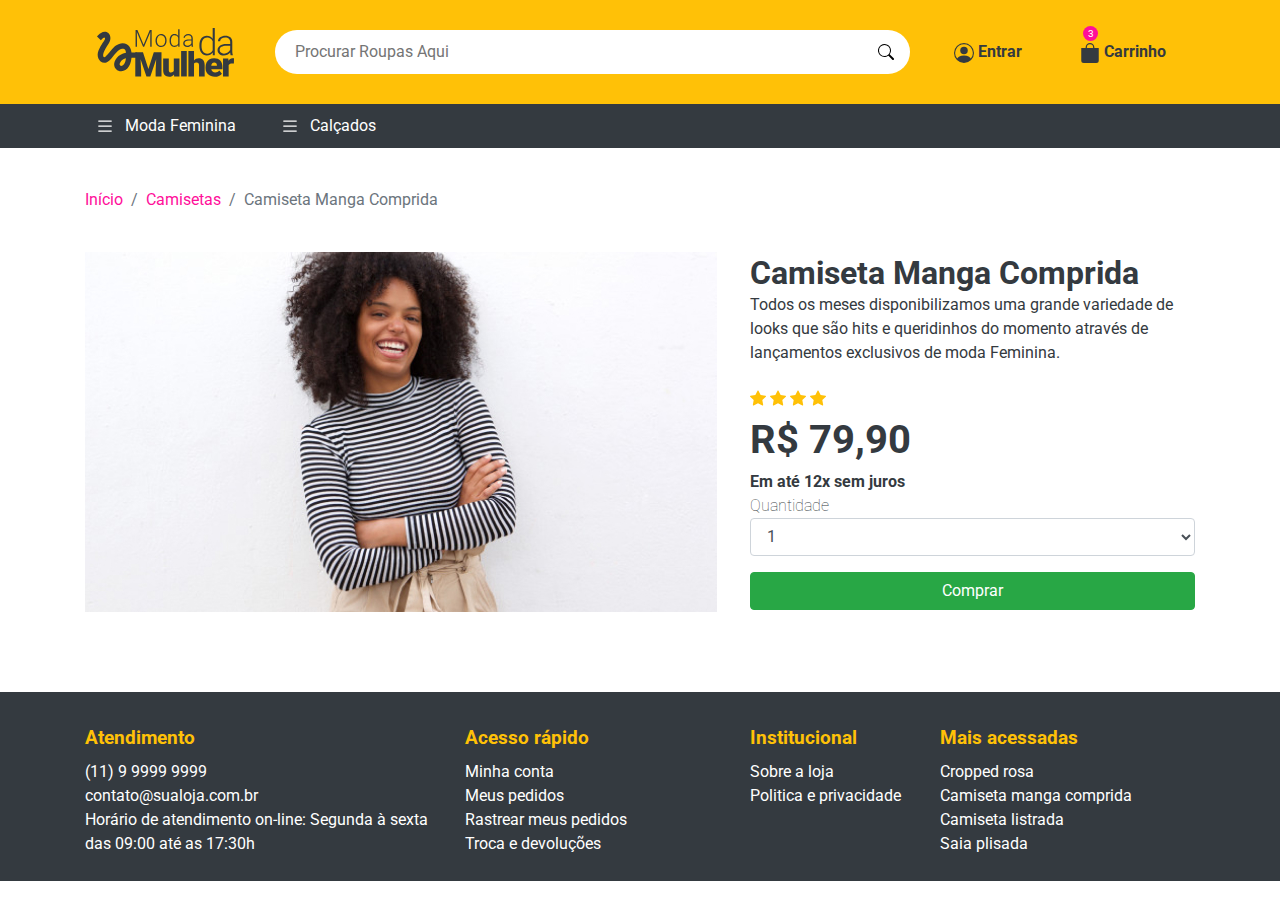
<file: produto-camiseta-manga-comprida.html>
<!DOCTYPE html>
<html lang="pt-br">

<head>
  <meta charset="UTF-8">
  <meta http-equiv="X-UA-Compatible" content="IE=edge">
  <meta name="viewport" content="width=device-width, initial-scale=1.0">
  <title>Lija Virtual - Produto Camiseta Manga Comprida</title>
  <!--Favicons-->
  <link rel="apple-touch-icon" sizes="57x57" href="./assets/images/favicons/apple-icon-57x57.png">
  <link rel="apple-touch-icon" sizes="60x60" href="./assets/images/favicons/apple-icon-60x60.png">
  <link rel="apple-touch-icon" sizes="72x72" href="./assets/images/favicons/apple-icon-72x72.png">
  <link rel="apple-touch-icon" sizes="76x76" href="./assets/images/favicons/apple-icon-76x76.png">
  <link rel="apple-touch-icon" sizes="114x114" href="./assets/images/favicons/apple-icon-114x114.png">
  <link rel="apple-touch-icon" sizes="120x120" href="./assets/images/favicons/apple-icon-120x120.png">
  <link rel="apple-touch-icon" sizes="144x144" href="./assets/images/favicons/apple-icon-144x144.png">
  <link rel="apple-touch-icon" sizes="152x152" href="./assets/images/favicons/apple-icon-152x152.png">
  <link rel="apple-touch-icon" sizes="180x180" href="./assets/images/favicons/apple-icon-180x180.png">
  <link rel="icon" type="image/png" sizes="192x192" href="./assets/images/favicons/android-icon-192x192.png">
  <link rel="icon" type="image/png" sizes="32x32" href="./assets/images/favicons/favicon-32x32.png">
  <link rel="icon" type="image/png" sizes="96x96" href="./assets/images/favicons/favicon-96x96.png">
  <link rel="icon" type="image/png" sizes="16x16" href="./assets/images/favicons/favicon-16x16.png">
  <link rel="manifest" href="./assets/images/favicons/manifest.json">
  <meta name="msapplication-TileColor" content="#FFC107">
  <meta name="msapplication-TileImage" content="./assets/images/favicons/ms-icon-144x144.png">
  <meta name="theme-color" content="#ffffff">
  <!--Final Favicons-->

  <!--CSS-->
  <link rel="stylesheet" href="./assets/css/style.css">

</head>

<body>
  <!--header-->
  <header class="container-fluid">
    <!--container-->
    <section class="container">
      <!--row-->
      <article class="row d-flex align-items-center">
        <!--logo-->
        <a href="./" class="col-md-2 d-flex justify-content-center">
          <img src="./assets/images/logo.svg" class="img-fluid" alt="Logo da empresa - Moda da Mulher">
        </a>
        <!--final logo-->

        <!--buscador-->
        <form action="#" class="col-md-7 d-flex align-items-center">
          <input type="text" name="name" placeholder="Procurar Roupas Aqui">
          <button class="d-flex align-items-center">
            <svg xmlns="http://www.w3.org/2000/svg" width="16" height="16" fill="currentColor" class="bi bi-search"
              viewBox="0 0 16 16">
              <path
                d="M11.742 10.344a6.5 6.5 0 1 0-1.397 1.398h-.001c.03.04.062.078.098.115l3.85 3.85a1 1 0 0 0 1.415-1.414l-3.85-3.85a1.007 1.007 0 0 0-.115-.1zM12 6.5a5.5 5.5 0 1 1-11 0 5.5 5.5 0 0 1 11 0z" />
            </svg>
          </button>
        </form>
        <!--final buscador-->

        <!--administrativo do cliente-->
        <ul class="col-md-3 nav d-flex align-items-center justify-content-around">
          <li class="nav-item">
            <a href="#">
              <svg xmlns="http://www.w3.org/2000/svg" width="16" height="16" fill="currentColor"
                class="bi bi-person-circle" viewBox="0 0 16 16">
                <path d="M11 6a3 3 0 1 1-6 0 3 3 0 0 1 6 0z" />
                <path fill-rule="evenodd"
                  d="M0 8a8 8 0 1 1 16 0A8 8 0 0 1 0 8zm8-7a7 7 0 0 0-5.468 11.37C3.242 11.226 4.805 10 8 10s4.757 1.225 5.468 2.37A7 7 0 0 0 8 1z" />
              </svg>
              Entrar
            </a>
          </li>
          <!--final administrativo do cliente-->

          <!--carrinho-->
          <li class="nav-item">
            <span class="notificacao d-flex align-items-center justify-content-center">3</span>
            <a href="#">
              <svg xmlns="http://www.w3.org/2000/svg" width="16" height="16" fill="currentColor" class="bi bi-bag-fill"
                viewBox="0 0 16 16">
                <path
                  d="M8 1a2.5 2.5 0 0 1 2.5 2.5V4h-5v-.5A2.5 2.5 0 0 1 8 1zm3.5 3v-.5a3.5 3.5 0 1 0-7 0V4H1v10a2 2 0 0 0 2 2h10a2 2 0 0 0 2-2V4h-3.5z" />
              </svg>
              Carrinho
            </a>
          </li>
          <!--final carrinho-->
        </ul>
      </article>
      <!--final row-->
    </section>
    <!--final container-->
  </header>
  <!--final header-->

  <!--menu do site-->
  <nav class="container-fluid nav-produtos">
    <!--container-->
    <section class="container">
      <!--menu-->
      <ul class="nav">
        <!--lista de itens-->
        <li class="col-xl-2 col-md-6 nav-item d-flex align-items-center">
          <svg xmlns="http://www.w3.org/2000/svg" width="16" height="16" fill="currentColor" class="bi bi-list"
            viewBox="0 0 16 16">
            <path fill-rule="evenodd"
              d="M2.5 12a.5.5 0 0 1 .5-.5h10a.5.5 0 0 1 0 1H3a.5.5 0 0 1-.5-.5zm0-4a.5.5 0 0 1 .5-.5h10a.5.5 0 0 1 0 1H3a.5.5 0 0 1-.5-.5zm0-4a.5.5 0 0 1 .5-.5h10a.5.5 0 0 1 0 1H3a.5.5 0 0 1-.5-.5z" />
          </svg>
          Moda Feminina

          <!--submenu-->
          <ul class="nav flex-column">
            <li class="nav-item">
              <a href="#">
                Lançamentos
              </a>
            </li>

            <li class="nav-item">
              <a href="#">
                Plus Size
              </a>
            </li>

            <li class="nav-item">
              <a href="#">
                Moda Praia
              </a>
            </li>

            <li class="nav-item">
              <a href="#">
                Acessórios
              </a>
            </li>

            <li class="nav-item">
              <a href="#">
                Promoção
              </a>
            </li>
          </ul>
          <!--final submenu-->
        </li>

        <li class="col-xl-2 col-md-6 nav-item d-flex align-items-center">
          <svg xmlns="http://www.w3.org/2000/svg" width="16" height="16" fill="currentColor" class="bi bi-list"
            viewBox="0 0 16 16">
            <path fill-rule="evenodd"
              d="M2.5 12a.5.5 0 0 1 .5-.5h10a.5.5 0 0 1 0 1H3a.5.5 0 0 1-.5-.5zm0-4a.5.5 0 0 1 .5-.5h10a.5.5 0 0 1 0 1H3a.5.5 0 0 1-.5-.5zm0-4a.5.5 0 0 1 .5-.5h10a.5.5 0 0 1 0 1H3a.5.5 0 0 1-.5-.5z" />
          </svg>
          Calçados
        </li>
        <!--final lista de itens-->
      </ul>
      <!--final menu-->
    </section>
    <!--final container-->
  </nav>
  <!--final menu do site-->

  <main>
    <!--container produto-->
    <section class="container">
      <nav aria-label="breadcrumb">
        <ol class="breadcrumb">
          <li class="breadcrumb-item">
            <a href="./">Início</a>
          </li>
          <li class="breadcrumb-item">
            <a href="./camisetas.html">Camisetas</a>
          </li>
          <li class="breadcrumb-item active" aria-current="page">Camiseta Manga Comprida</li>
        </ol>
      </nav>

      <article class="row produtos-compra">
        <figure class="col-md-7 mb-3">
          <img src="./assets/images/foto-carrinho-camiseta-manga-comprida.jpg" class="img-fluid"
            alt="Camiseta manga comprida">
        </figure>

        <section class="col-md-5 mb-3 d-flex flex-column justify-content-around">
          <article class="produtos-conteudo">
            <h1>Camiseta Manga Comprida</h1>
            <p>Todos os meses disponibilizamos uma grande variedade de looks que são hits e queridinhos do momento
              através de lançamentos exclusivos de moda Feminina.</p>
          </article>

          <article class="produtos-preco">
            <div class="produtos-stars">
              <svg xmlns="http://www.w3.org/2000/svg" width="16" height="16" fill="currentColor" class="bi bi-star-fill"
                viewBox="0 0 16 16">
                <path
                  d="M3.612 15.443c-.386.198-.824-.149-.746-.592l.83-4.73L.173 6.765c-.329-.314-.158-.888.283-.95l4.898-.696L7.538.792c.197-.39.73-.39.927 0l2.184 4.327 4.898.696c.441.062.612.636.282.95l-3.522 3.356.83 4.73c.078.443-.36.79-.746.592L8 13.187l-4.389 2.256z" />
              </svg>
              <svg xmlns="http://www.w3.org/2000/svg" width="16" height="16" fill="currentColor" class="bi bi-star-fill"
                viewBox="0 0 16 16">
                <path
                  d="M3.612 15.443c-.386.198-.824-.149-.746-.592l.83-4.73L.173 6.765c-.329-.314-.158-.888.283-.95l4.898-.696L7.538.792c.197-.39.73-.39.927 0l2.184 4.327 4.898.696c.441.062.612.636.282.95l-3.522 3.356.83 4.73c.078.443-.36.79-.746.592L8 13.187l-4.389 2.256z" />
              </svg>
              <svg xmlns="http://www.w3.org/2000/svg" width="16" height="16" fill="currentColor" class="bi bi-star-fill"
                viewBox="0 0 16 16">
                <path
                  d="M3.612 15.443c-.386.198-.824-.149-.746-.592l.83-4.73L.173 6.765c-.329-.314-.158-.888.283-.95l4.898-.696L7.538.792c.197-.39.73-.39.927 0l2.184 4.327 4.898.696c.441.062.612.636.282.95l-3.522 3.356.83 4.73c.078.443-.36.79-.746.592L8 13.187l-4.389 2.256z" />
              </svg>
              <svg xmlns="http://www.w3.org/2000/svg" width="16" height="16" fill="currentColor" class="bi bi-star-fill"
                viewBox="0 0 16 16">
                <path
                  d="M3.612 15.443c-.386.198-.824-.149-.746-.592l.83-4.73L.173 6.765c-.329-.314-.158-.888.283-.95l4.898-.696L7.538.792c.197-.39.73-.39.927 0l2.184 4.327 4.898.696c.441.062.612.636.282.95l-3.522 3.356.83 4.73c.078.443-.36.79-.746.592L8 13.187l-4.389 2.256z" />
              </svg>
            </div>

            <strong>
              R$ 79,90
              <span class="d-block">Em até 12x sem juros</span>
            </strong>

            <form action="#">
              <div class="form-group">
                <label for="produtos-quantidade-itens">Quantidade</label>
                <select class="form-control" id="produtos-quantidade-itens">
                  <option>1</option>
                  <option>2</option>
                  <option>3</option>
                  <option>4</option>
                  <option>5</option>
                </select>
              </div>
              <button type="submit" class="btn btn-success col-md-12">Comprar</button>
          </article>
        </section>

        <div class="fb-comments col-md-12 mt-3 mb-5"
          data-href="http://127.0.0.1:5500/Curso%20Site%20do%20Zero/produto-camiseta-manga-comprida.html"
          data-width="100%" data-numposts="5"></div>
      </article>

    </section>
    <!--final container produto-->
  </main>

  <!--footer-->
  <footer class="container-fluid">
    <!--container-->
    <section class="container">
      <!--menus-->
      <section class="row">
        <!--atendimendo-->
        <article class="col-md-4">
          <h4>
            Atendimento
          </h4>
          <!--links-->
          <ul class="nav flex-column">
            <li class="nav-item">
              <a href="tel:+5511999999999">(11) 9 9999 9999</a>
            </li>

            <li class="nav-item">
              <a href="mailto:contato@sualoja.com.br">contato@sualoja.com.br</a>
            </li>

            <li class="nav-item">
              Horário de atendimento on-line: Segunda à sexta das 09:00 até as 17:30h
            </li>
          </ul>
        </article>
        <!--final atendimendo-->

        <!--acesso rapido-->
        <article class="col-md-3">
          <h4>
            Acesso rápido
          </h4>
          <!--links-->
          <ul class="nav flex-column">
            <li class="nav-item">
              <a href="#">Minha conta</a>
            </li>

            <li class="nav-item">
              <a href="#">Meus pedidos</a>
            </li>

            <li class="nav-item">
              <a href="#">Rastrear meus pedidos</a>
            </li>

            <li class="nav-item">
              <a href="#">Troca e devoluções</a>
            </li>
          </ul>
        </article>
        <!--final acesso rapido-->

        <!--institucional-->
        <article class="col-md-2">
          <h4>
            Institucional
          </h4>
          <!--links-->
          <ul class="nav flex-column">
            <li class="nav-item">
              <a href="#">Sobre a loja</a>
            </li>

            <li class="nav-item">
              <a href="#">Politica e privacidade</a>
            </li>
          </ul>
        </article>
        <!--final institucional-->

        <!--mais acessadas-->
        <article class="col-md-3">
          <h4>
            Mais acessadas
          </h4>
          <!--links-->
          <ul class="nav flex-column">
            <li class="nav-item">
              <a href="#">Cropped rosa</a>
            </li>

            <li class="nav-item">
              <a href="./produto-camiseta-manga-comprida.html">Camiseta manga comprida</a>
            </li>

            <li class="nav-item">
              <a href="#">Camiseta listrada</a>
            </li>

            <li class="nav-item">
              <a href="#">Saia plisada</a>
            </li>
          </ul>
        </article>
        <!--final mais acessadas-->
      </section>
      <!--final menus-->
    </section>
    <!--final container-->
  </footer>
  <!--final footer-->

  <!-- jQuery first, then Popper.js, then Bootstrap JS -->
  <script src="./assets/js/jquery-3.5.1.slim.min.js"></script>
  <script src="./assets/js/popper.min.js"></script>
  <script src="./assets/js/bootstrap.min.js"></script>

  <!--Facebook Plugin-->
  <div id="fb-root"></div>
  <script async defer crossorigin="anonymous" src="https://connect.facebook.net/pt_BR/sdk.js#xfbml=1&version=v11.0"
    nonce="53RGB63e"></script>
</body>

</html>
</file>
<file: assets/css/style.css>
@charset "UTF-8";
@import url("https://fonts.googleapis.com/css2?family=Roboto:wght@300;500;900&display=swap");
header {
  background: #ffc107;
  padding: 25px;
}
header form input[type=text] {
  background: #fff;
  width: 100%;
  border-radius: 100px;
  border: none;
  padding: 10px 20px;
}
header form button {
  background: none;
  border: none;
  position: absolute;
  right: 25px;
}
header ul li {
  position: relative;
}
header ul li span.notificacao {
  background: #ff0f9a;
  color: #fff;
  position: absolute;
  top: -14px;
  left: 3px;
  border-radius: 100%;
  font-size: 10px;
  width: 15px;
  height: 15px;
}
header ul li a {
  font-size: 16px;
  font-weight: bold;
  color: #343a40;
}
header ul li a svg {
  width: 20px;
  height: auto;
}
header ul li a:hover {
  color: initial;
}

nav.nav-produtos {
  background: #343a40;
  color: #fff;
}
nav.nav-produtos a {
  color: #fff;
}
nav.nav-produtos ul.nav li {
  position: relative;
  padding: 10px;
}
nav.nav-produtos ul.nav li svg {
  width: 20px;
  height: auto;
  margin-right: 10px;
}
nav.nav-produtos ul.nav li:hover {
  background: #292d32;
}
nav.nav-produtos ul.nav li:hover ul.nav {
  display: block;
}
nav.nav-produtos ul.nav li ul.nav {
  z-index: 999;
  display: none;
  position: absolute;
  top: 44px;
  left: 0;
  background: #343a40;
  border-top: solid #ffc107 10px;
  width: 100%;
}
nav.nav-produtos ul.nav li ul.nav li {
  padding: 10px 25px;
}

.banners-promocionais-statico {
  margin-top: 30px;
}
.banners-promocionais-statico .banners-promocionais-statico-12x {
  background-color: #ff0f9a;
  background-image: url("../images/parcele-em-12x.jpg");
}
.banners-promocionais-statico .banners-promocionais-statico-todo-br {
  background-color: #b343c3;
  background-image: url("../images/entrega-para-todo-brasil.jpg");
}
.banners-promocionais-statico .banners-promocionais-statico-12x,
.banners-promocionais-statico .banners-promocionais-statico-todo-br {
  background-size: cover;
  height: 105px;
  padding: 20px 60px;
  color: #fff;
}
.banners-promocionais-statico .banners-promocionais-statico-12x svg, .banners-promocionais-statico .banners-promocionais-statico-12x p,
.banners-promocionais-statico .banners-promocionais-statico-todo-br svg,
.banners-promocionais-statico .banners-promocionais-statico-todo-br p {
  margin: 0;
  padding: 0;
}
.banners-promocionais-statico .banners-promocionais-statico-12x svg,
.banners-promocionais-statico .banners-promocionais-statico-todo-br svg {
  width: 50px;
  height: auto;
}
.banners-promocionais-statico .banners-promocionais-statico-12x p,
.banners-promocionais-statico .banners-promocionais-statico-todo-br p {
  font-weight: 100;
  font-size: 23px;
  line-height: 110%;
  margin-left: 20px;
}
.banners-promocionais-statico .banners-promocionais-statico-12x p strong,
.banners-promocionais-statico .banners-promocionais-statico-todo-br p strong {
  font-weight: bold;
}

.produtos {
  margin: 30px 0;
}
.produtos .produtos-container {
  margin: 30px 0;
}
.produtos .produtos-container .produtos-itens {
  color: #343a40;
}
.produtos .produtos-container .produtos-itens h2 {
  font-size: 19px;
  margin: 10px 0 0;
}
.produtos .produtos-container .produtos-itens .produtos-stars svg {
  width: 10px;
  height: auto;
  fill: #ffc107;
}

footer {
  background: #343a40;
  padding: 25px 0;
  color: #fff;
}
footer a {
  color: #fff;
}
footer a:hover {
  color: #fff;
}
footer h4 {
  color: #ffc107;
  font-size: 19px;
}

@media (max-width: 375px) {
  .banners-promocionais-statico .banners-promocionais-statico-12x,
.banners-promocionais-statico .banners-promocionais-statico-todo-br {
    margin: 0 0 20px 0;
  }
  .banners-promocionais-statico .banners-promocionais-statico-12x p,
.banners-promocionais-statico .banners-promocionais-statico-todo-br p {
    font-size: 16px;
  }
  .banners-promocionais-statico .banners-promocionais-statico-12x svg,
.banners-promocionais-statico .banners-promocionais-statico-todo-br svg {
    width: 40px;
    height: auto;
  }
}
@media (max-width: 767px) {
  header form {
    margin: 22px 0;
  }

  #banners-promocionais {
    display: none;
  }

  .produtos-container img {
    width: 100%;
  }
}
@media (max-width: 991px) {
  header ul li span.notificacao {
    top: -11px;
    left: 1px;
    width: 14px;
    height: 14px;
  }
  header ul li a {
    font-size: 14px;
  }
  header ul li a svg {
    width: 16px;
    height: auto;
  }
}
.produtos-compra figure {
  margin: 0;
}
.produtos-compra .produtos-conteudo h1 {
  font-size: 32px;
  margin: 0;
}
.produtos-compra .produtos-conteudo p {
  font-size: 16px;
}
.produtos-compra .produtos-preco .produtos-stars svg {
  fill: #ffc107;
}
.produtos-compra .produtos-preco strong {
  font-size: 40px;
}
.produtos-compra .produtos-preco form {
  font-weight: 100;
}
.produtos-compra .produtos-preco form label {
  margin: 0;
}
.produtos-compra .produtos-preco .produtos-stars svg, .produtos-compra .produtos-preco strong span, .produtos-compra .produtos-preco form {
  font-size: 16px;
}

/*!
 * Bootstrap v4.6.0 (https://getbootstrap.com/)
 * Copyright 2011-2021 The Bootstrap Authors
 * Copyright 2011-2021 Twitter, Inc.
 * Licensed under MIT (https://github.com/twbs/bootstrap/blob/main/LICENSE)
 */
:root {
  --blue:#007bff;
  --indigo:#6610f2;
  --purple:#6f42c1;
  --pink:#e83e8c;
  --red:#dc3545;
  --orange:#fd7e14;
  --yellow:#ffc107;
  --green:#28a745;
  --teal:#20c997;
  --cyan:#17a2b8;
  --white:#fff;
  --gray:#6c757d;
  --gray-dark:#343a40;
  --primary:#007bff;
  --secondary:#6c757d;
  --success:#28a745;
  --info:#17a2b8;
  --warning:#ffc107;
  --danger:#dc3545;
  --light:#f8f9fa;
  --dark:#343a40;
  --breakpoint-xs:0;
  --breakpoint-sm:576px;
  --breakpoint-md:768px;
  --breakpoint-lg:992px;
  --breakpoint-xl:1200px;
  --font-family-sans-serif:-apple-system,BlinkMacSystemFont,"Segoe UI",Roboto,"Helvetica Neue",Arial,"Noto Sans","Liberation Sans",sans-serif,"Apple Color Emoji","Segoe UI Emoji","Segoe UI Symbol","Noto Color Emoji";
  --font-family-monospace:SFMono-Regular,Menlo,Monaco,Consolas,"Liberation Mono","Courier New",monospace;
}

*, ::after, ::before {
  box-sizing: border-box;
}

html {
  font-family: sans-serif;
  line-height: 1.15;
  -webkit-text-size-adjust: 100%;
  -webkit-tap-highlight-color: transparent;
}

article, aside, figcaption, figure, footer, header, hgroup, main, nav, section {
  display: block;
}

body {
  margin: 0;
  font-family: -apple-system, BlinkMacSystemFont, "Segoe UI", Roboto, "Helvetica Neue", Arial, "Noto Sans", "Liberation Sans", sans-serif, "Apple Color Emoji", "Segoe UI Emoji", "Segoe UI Symbol", "Noto Color Emoji";
  font-size: 1rem;
  font-weight: 400;
  line-height: 1.5;
  color: #212529;
  text-align: left;
  background-color: #fff;
}

[tabindex="-1"]:focus:not(:focus-visible) {
  outline: 0 !important;
}

hr {
  box-sizing: content-box;
  height: 0;
  overflow: visible;
}

h1, h2, h3, h4, h5, h6 {
  margin-top: 0;
  margin-bottom: 0.5rem;
}

p {
  margin-top: 0;
  margin-bottom: 1rem;
}

abbr[data-original-title], abbr[title] {
  text-decoration: underline;
  -webkit-text-decoration: underline dotted;
  text-decoration: underline dotted;
  cursor: help;
  border-bottom: 0;
  -webkit-text-decoration-skip-ink: none;
  text-decoration-skip-ink: none;
}

address {
  margin-bottom: 1rem;
  font-style: normal;
  line-height: inherit;
}

dl, ol, ul {
  margin-top: 0;
  margin-bottom: 1rem;
}

ol ol, ol ul, ul ol, ul ul {
  margin-bottom: 0;
}

dt {
  font-weight: 700;
}

dd {
  margin-bottom: 0.5rem;
  margin-left: 0;
}

blockquote {
  margin: 0 0 1rem;
}

b, strong {
  font-weight: bolder;
}

small {
  font-size: 80%;
}

sub, sup {
  position: relative;
  font-size: 75%;
  line-height: 0;
  vertical-align: baseline;
}

sub {
  bottom: -0.25em;
}

sup {
  top: -0.5em;
}

a {
  color: #007bff;
  text-decoration: none;
  background-color: transparent;
}

a:hover {
  color: #0056b3;
  text-decoration: underline;
}

a:not([href]):not([class]) {
  color: inherit;
  text-decoration: none;
}

a:not([href]):not([class]):hover {
  color: inherit;
  text-decoration: none;
}

code, kbd, pre, samp {
  font-family: SFMono-Regular, Menlo, Monaco, Consolas, "Liberation Mono", "Courier New", monospace;
  font-size: 1em;
}

pre {
  margin-top: 0;
  margin-bottom: 1rem;
  overflow: auto;
  -ms-overflow-style: scrollbar;
}

figure {
  margin: 0 0 1rem;
}

img {
  vertical-align: middle;
  border-style: none;
}

svg {
  overflow: hidden;
  vertical-align: middle;
}

table {
  border-collapse: collapse;
}

caption {
  padding-top: 0.75rem;
  padding-bottom: 0.75rem;
  color: #6c757d;
  text-align: left;
  caption-side: bottom;
}

th {
  text-align: inherit;
  text-align: -webkit-match-parent;
}

label {
  display: inline-block;
  margin-bottom: 0.5rem;
}

button {
  border-radius: 0;
}

button:focus:not(:focus-visible) {
  outline: 0;
}

button, input, optgroup, select, textarea {
  margin: 0;
  font-family: inherit;
  font-size: inherit;
  line-height: inherit;
}

button, input {
  overflow: visible;
}

button, select {
  text-transform: none;
}

[role=button] {
  cursor: pointer;
}

select {
  word-wrap: normal;
}

[type=button], [type=reset], [type=submit], button {
  -webkit-appearance: button;
}

[type=button]:not(:disabled), [type=reset]:not(:disabled), [type=submit]:not(:disabled), button:not(:disabled) {
  cursor: pointer;
}

[type=button]::-moz-focus-inner, [type=reset]::-moz-focus-inner, [type=submit]::-moz-focus-inner, button::-moz-focus-inner {
  padding: 0;
  border-style: none;
}

input[type=checkbox], input[type=radio] {
  box-sizing: border-box;
  padding: 0;
}

textarea {
  overflow: auto;
  resize: vertical;
}

fieldset {
  min-width: 0;
  padding: 0;
  margin: 0;
  border: 0;
}

legend {
  display: block;
  width: 100%;
  max-width: 100%;
  padding: 0;
  margin-bottom: 0.5rem;
  font-size: 1.5rem;
  line-height: inherit;
  color: inherit;
  white-space: normal;
}

progress {
  vertical-align: baseline;
}

[type=number]::-webkit-inner-spin-button, [type=number]::-webkit-outer-spin-button {
  height: auto;
}

[type=search] {
  outline-offset: -2px;
  -webkit-appearance: none;
}

[type=search]::-webkit-search-decoration {
  -webkit-appearance: none;
}

::-webkit-file-upload-button {
  font: inherit;
  -webkit-appearance: button;
}

output {
  display: inline-block;
}

summary {
  display: list-item;
  cursor: pointer;
}

template {
  display: none;
}

[hidden] {
  display: none !important;
}

.h1, .h2, .h3, .h4, .h5, .h6, h1, h2, h3, h4, h5, h6 {
  margin-bottom: 0.5rem;
  font-weight: 500;
  line-height: 1.2;
}

.h1, h1 {
  font-size: 2.5rem;
}

.h2, h2 {
  font-size: 2rem;
}

.h3, h3 {
  font-size: 1.75rem;
}

.h4, h4 {
  font-size: 1.5rem;
}

.h5, h5 {
  font-size: 1.25rem;
}

.h6, h6 {
  font-size: 1rem;
}

.lead {
  font-size: 1.25rem;
  font-weight: 300;
}

.display-1 {
  font-size: 6rem;
  font-weight: 300;
  line-height: 1.2;
}

.display-2 {
  font-size: 5.5rem;
  font-weight: 300;
  line-height: 1.2;
}

.display-3 {
  font-size: 4.5rem;
  font-weight: 300;
  line-height: 1.2;
}

.display-4 {
  font-size: 3.5rem;
  font-weight: 300;
  line-height: 1.2;
}

hr {
  margin-top: 1rem;
  margin-bottom: 1rem;
  border: 0;
  border-top: 1px solid rgba(0, 0, 0, 0.1);
}

.small, small {
  font-size: 80%;
  font-weight: 400;
}

.mark, mark {
  padding: 0.2em;
  background-color: #fcf8e3;
}

.list-unstyled {
  padding-left: 0;
  list-style: none;
}

.list-inline {
  padding-left: 0;
  list-style: none;
}

.list-inline-item {
  display: inline-block;
}

.list-inline-item:not(:last-child) {
  margin-right: 0.5rem;
}

.initialism {
  font-size: 90%;
  text-transform: uppercase;
}

.blockquote {
  margin-bottom: 1rem;
  font-size: 1.25rem;
}

.blockquote-footer {
  display: block;
  font-size: 80%;
  color: #6c757d;
}

.blockquote-footer::before {
  content: "— ";
}

.img-fluid {
  max-width: 100%;
  height: auto;
}

.img-thumbnail {
  padding: 0.25rem;
  background-color: #fff;
  border: 1px solid #dee2e6;
  border-radius: 0.25rem;
  max-width: 100%;
  height: auto;
}

.figure {
  display: inline-block;
}

.figure-img {
  margin-bottom: 0.5rem;
  line-height: 1;
}

.figure-caption {
  font-size: 90%;
  color: #6c757d;
}

code {
  font-size: 87.5%;
  color: #e83e8c;
  word-wrap: break-word;
}

a > code {
  color: inherit;
}

kbd {
  padding: 0.2rem 0.4rem;
  font-size: 87.5%;
  color: #fff;
  background-color: #212529;
  border-radius: 0.2rem;
}

kbd kbd {
  padding: 0;
  font-size: 100%;
  font-weight: 700;
}

pre {
  display: block;
  font-size: 87.5%;
  color: #212529;
}

pre code {
  font-size: inherit;
  color: inherit;
  word-break: normal;
}

.pre-scrollable {
  max-height: 340px;
  overflow-y: scroll;
}

.container, .container-fluid, .container-lg, .container-md, .container-sm, .container-xl {
  width: 100%;
  padding-right: 15px;
  padding-left: 15px;
  margin-right: auto;
  margin-left: auto;
}

@media (min-width: 576px) {
  .container, .container-sm {
    max-width: 540px;
  }
}
@media (min-width: 768px) {
  .container, .container-md, .container-sm {
    max-width: 720px;
  }
}
@media (min-width: 992px) {
  .container, .container-lg, .container-md, .container-sm {
    max-width: 960px;
  }
}
@media (min-width: 1200px) {
  .container, .container-lg, .container-md, .container-sm, .container-xl {
    max-width: 1140px;
  }
}
.row {
  display: -ms-flexbox;
  display: flex;
  -ms-flex-wrap: wrap;
  flex-wrap: wrap;
  margin-right: -15px;
  margin-left: -15px;
}

.no-gutters {
  margin-right: 0;
  margin-left: 0;
}

.no-gutters > .col, .no-gutters > [class*=col-] {
  padding-right: 0;
  padding-left: 0;
}

.col, .col-1, .col-10, .col-11, .col-12, .col-2, .col-3, .col-4, .col-5, .col-6, .col-7, .col-8, .col-9, .col-auto, .col-lg, .col-lg-1, .col-lg-10, .col-lg-11, .col-lg-12, .col-lg-2, .col-lg-3, .col-lg-4, .col-lg-5, .col-lg-6, .col-lg-7, .col-lg-8, .col-lg-9, .col-lg-auto, .col-md, .col-md-1, .col-md-10, .col-md-11, .col-md-12, .col-md-2, .col-md-3, .col-md-4, .col-md-5, .col-md-6, .col-md-7, .col-md-8, .col-md-9, .col-md-auto, .col-sm, .col-sm-1, .col-sm-10, .col-sm-11, .col-sm-12, .col-sm-2, .col-sm-3, .col-sm-4, .col-sm-5, .col-sm-6, .col-sm-7, .col-sm-8, .col-sm-9, .col-sm-auto, .col-xl, .col-xl-1, .col-xl-10, .col-xl-11, .col-xl-12, .col-xl-2, .col-xl-3, .col-xl-4, .col-xl-5, .col-xl-6, .col-xl-7, .col-xl-8, .col-xl-9, .col-xl-auto {
  position: relative;
  width: 100%;
  padding-right: 15px;
  padding-left: 15px;
}

.col {
  -ms-flex-preferred-size: 0;
  flex-basis: 0;
  -ms-flex-positive: 1;
  flex-grow: 1;
  max-width: 100%;
}

.row-cols-1 > * {
  -ms-flex: 0 0 100%;
  flex: 0 0 100%;
  max-width: 100%;
}

.row-cols-2 > * {
  -ms-flex: 0 0 50%;
  flex: 0 0 50%;
  max-width: 50%;
}

.row-cols-3 > * {
  -ms-flex: 0 0 33.333333%;
  flex: 0 0 33.333333%;
  max-width: 33.333333%;
}

.row-cols-4 > * {
  -ms-flex: 0 0 25%;
  flex: 0 0 25%;
  max-width: 25%;
}

.row-cols-5 > * {
  -ms-flex: 0 0 20%;
  flex: 0 0 20%;
  max-width: 20%;
}

.row-cols-6 > * {
  -ms-flex: 0 0 16.666667%;
  flex: 0 0 16.666667%;
  max-width: 16.666667%;
}

.col-auto {
  -ms-flex: 0 0 auto;
  flex: 0 0 auto;
  width: auto;
  max-width: 100%;
}

.col-1 {
  -ms-flex: 0 0 8.333333%;
  flex: 0 0 8.333333%;
  max-width: 8.333333%;
}

.col-2 {
  -ms-flex: 0 0 16.666667%;
  flex: 0 0 16.666667%;
  max-width: 16.666667%;
}

.col-3 {
  -ms-flex: 0 0 25%;
  flex: 0 0 25%;
  max-width: 25%;
}

.col-4 {
  -ms-flex: 0 0 33.333333%;
  flex: 0 0 33.333333%;
  max-width: 33.333333%;
}

.col-5 {
  -ms-flex: 0 0 41.666667%;
  flex: 0 0 41.666667%;
  max-width: 41.666667%;
}

.col-6 {
  -ms-flex: 0 0 50%;
  flex: 0 0 50%;
  max-width: 50%;
}

.col-7 {
  -ms-flex: 0 0 58.333333%;
  flex: 0 0 58.333333%;
  max-width: 58.333333%;
}

.col-8 {
  -ms-flex: 0 0 66.666667%;
  flex: 0 0 66.666667%;
  max-width: 66.666667%;
}

.col-9 {
  -ms-flex: 0 0 75%;
  flex: 0 0 75%;
  max-width: 75%;
}

.col-10 {
  -ms-flex: 0 0 83.333333%;
  flex: 0 0 83.333333%;
  max-width: 83.333333%;
}

.col-11 {
  -ms-flex: 0 0 91.666667%;
  flex: 0 0 91.666667%;
  max-width: 91.666667%;
}

.col-12 {
  -ms-flex: 0 0 100%;
  flex: 0 0 100%;
  max-width: 100%;
}

.order-first {
  -ms-flex-order: -1;
  order: -1;
}

.order-last {
  -ms-flex-order: 13;
  order: 13;
}

.order-0 {
  -ms-flex-order: 0;
  order: 0;
}

.order-1 {
  -ms-flex-order: 1;
  order: 1;
}

.order-2 {
  -ms-flex-order: 2;
  order: 2;
}

.order-3 {
  -ms-flex-order: 3;
  order: 3;
}

.order-4 {
  -ms-flex-order: 4;
  order: 4;
}

.order-5 {
  -ms-flex-order: 5;
  order: 5;
}

.order-6 {
  -ms-flex-order: 6;
  order: 6;
}

.order-7 {
  -ms-flex-order: 7;
  order: 7;
}

.order-8 {
  -ms-flex-order: 8;
  order: 8;
}

.order-9 {
  -ms-flex-order: 9;
  order: 9;
}

.order-10 {
  -ms-flex-order: 10;
  order: 10;
}

.order-11 {
  -ms-flex-order: 11;
  order: 11;
}

.order-12 {
  -ms-flex-order: 12;
  order: 12;
}

.offset-1 {
  margin-left: 8.333333%;
}

.offset-2 {
  margin-left: 16.666667%;
}

.offset-3 {
  margin-left: 25%;
}

.offset-4 {
  margin-left: 33.333333%;
}

.offset-5 {
  margin-left: 41.666667%;
}

.offset-6 {
  margin-left: 50%;
}

.offset-7 {
  margin-left: 58.333333%;
}

.offset-8 {
  margin-left: 66.666667%;
}

.offset-9 {
  margin-left: 75%;
}

.offset-10 {
  margin-left: 83.333333%;
}

.offset-11 {
  margin-left: 91.666667%;
}

@media (min-width: 576px) {
  .col-sm {
    -ms-flex-preferred-size: 0;
    flex-basis: 0;
    -ms-flex-positive: 1;
    flex-grow: 1;
    max-width: 100%;
  }

  .row-cols-sm-1 > * {
    -ms-flex: 0 0 100%;
    flex: 0 0 100%;
    max-width: 100%;
  }

  .row-cols-sm-2 > * {
    -ms-flex: 0 0 50%;
    flex: 0 0 50%;
    max-width: 50%;
  }

  .row-cols-sm-3 > * {
    -ms-flex: 0 0 33.333333%;
    flex: 0 0 33.333333%;
    max-width: 33.333333%;
  }

  .row-cols-sm-4 > * {
    -ms-flex: 0 0 25%;
    flex: 0 0 25%;
    max-width: 25%;
  }

  .row-cols-sm-5 > * {
    -ms-flex: 0 0 20%;
    flex: 0 0 20%;
    max-width: 20%;
  }

  .row-cols-sm-6 > * {
    -ms-flex: 0 0 16.666667%;
    flex: 0 0 16.666667%;
    max-width: 16.666667%;
  }

  .col-sm-auto {
    -ms-flex: 0 0 auto;
    flex: 0 0 auto;
    width: auto;
    max-width: 100%;
  }

  .col-sm-1 {
    -ms-flex: 0 0 8.333333%;
    flex: 0 0 8.333333%;
    max-width: 8.333333%;
  }

  .col-sm-2 {
    -ms-flex: 0 0 16.666667%;
    flex: 0 0 16.666667%;
    max-width: 16.666667%;
  }

  .col-sm-3 {
    -ms-flex: 0 0 25%;
    flex: 0 0 25%;
    max-width: 25%;
  }

  .col-sm-4 {
    -ms-flex: 0 0 33.333333%;
    flex: 0 0 33.333333%;
    max-width: 33.333333%;
  }

  .col-sm-5 {
    -ms-flex: 0 0 41.666667%;
    flex: 0 0 41.666667%;
    max-width: 41.666667%;
  }

  .col-sm-6 {
    -ms-flex: 0 0 50%;
    flex: 0 0 50%;
    max-width: 50%;
  }

  .col-sm-7 {
    -ms-flex: 0 0 58.333333%;
    flex: 0 0 58.333333%;
    max-width: 58.333333%;
  }

  .col-sm-8 {
    -ms-flex: 0 0 66.666667%;
    flex: 0 0 66.666667%;
    max-width: 66.666667%;
  }

  .col-sm-9 {
    -ms-flex: 0 0 75%;
    flex: 0 0 75%;
    max-width: 75%;
  }

  .col-sm-10 {
    -ms-flex: 0 0 83.333333%;
    flex: 0 0 83.333333%;
    max-width: 83.333333%;
  }

  .col-sm-11 {
    -ms-flex: 0 0 91.666667%;
    flex: 0 0 91.666667%;
    max-width: 91.666667%;
  }

  .col-sm-12 {
    -ms-flex: 0 0 100%;
    flex: 0 0 100%;
    max-width: 100%;
  }

  .order-sm-first {
    -ms-flex-order: -1;
    order: -1;
  }

  .order-sm-last {
    -ms-flex-order: 13;
    order: 13;
  }

  .order-sm-0 {
    -ms-flex-order: 0;
    order: 0;
  }

  .order-sm-1 {
    -ms-flex-order: 1;
    order: 1;
  }

  .order-sm-2 {
    -ms-flex-order: 2;
    order: 2;
  }

  .order-sm-3 {
    -ms-flex-order: 3;
    order: 3;
  }

  .order-sm-4 {
    -ms-flex-order: 4;
    order: 4;
  }

  .order-sm-5 {
    -ms-flex-order: 5;
    order: 5;
  }

  .order-sm-6 {
    -ms-flex-order: 6;
    order: 6;
  }

  .order-sm-7 {
    -ms-flex-order: 7;
    order: 7;
  }

  .order-sm-8 {
    -ms-flex-order: 8;
    order: 8;
  }

  .order-sm-9 {
    -ms-flex-order: 9;
    order: 9;
  }

  .order-sm-10 {
    -ms-flex-order: 10;
    order: 10;
  }

  .order-sm-11 {
    -ms-flex-order: 11;
    order: 11;
  }

  .order-sm-12 {
    -ms-flex-order: 12;
    order: 12;
  }

  .offset-sm-0 {
    margin-left: 0;
  }

  .offset-sm-1 {
    margin-left: 8.333333%;
  }

  .offset-sm-2 {
    margin-left: 16.666667%;
  }

  .offset-sm-3 {
    margin-left: 25%;
  }

  .offset-sm-4 {
    margin-left: 33.333333%;
  }

  .offset-sm-5 {
    margin-left: 41.666667%;
  }

  .offset-sm-6 {
    margin-left: 50%;
  }

  .offset-sm-7 {
    margin-left: 58.333333%;
  }

  .offset-sm-8 {
    margin-left: 66.666667%;
  }

  .offset-sm-9 {
    margin-left: 75%;
  }

  .offset-sm-10 {
    margin-left: 83.333333%;
  }

  .offset-sm-11 {
    margin-left: 91.666667%;
  }
}
@media (min-width: 768px) {
  .col-md {
    -ms-flex-preferred-size: 0;
    flex-basis: 0;
    -ms-flex-positive: 1;
    flex-grow: 1;
    max-width: 100%;
  }

  .row-cols-md-1 > * {
    -ms-flex: 0 0 100%;
    flex: 0 0 100%;
    max-width: 100%;
  }

  .row-cols-md-2 > * {
    -ms-flex: 0 0 50%;
    flex: 0 0 50%;
    max-width: 50%;
  }

  .row-cols-md-3 > * {
    -ms-flex: 0 0 33.333333%;
    flex: 0 0 33.333333%;
    max-width: 33.333333%;
  }

  .row-cols-md-4 > * {
    -ms-flex: 0 0 25%;
    flex: 0 0 25%;
    max-width: 25%;
  }

  .row-cols-md-5 > * {
    -ms-flex: 0 0 20%;
    flex: 0 0 20%;
    max-width: 20%;
  }

  .row-cols-md-6 > * {
    -ms-flex: 0 0 16.666667%;
    flex: 0 0 16.666667%;
    max-width: 16.666667%;
  }

  .col-md-auto {
    -ms-flex: 0 0 auto;
    flex: 0 0 auto;
    width: auto;
    max-width: 100%;
  }

  .col-md-1 {
    -ms-flex: 0 0 8.333333%;
    flex: 0 0 8.333333%;
    max-width: 8.333333%;
  }

  .col-md-2 {
    -ms-flex: 0 0 16.666667%;
    flex: 0 0 16.666667%;
    max-width: 16.666667%;
  }

  .col-md-3 {
    -ms-flex: 0 0 25%;
    flex: 0 0 25%;
    max-width: 25%;
  }

  .col-md-4 {
    -ms-flex: 0 0 33.333333%;
    flex: 0 0 33.333333%;
    max-width: 33.333333%;
  }

  .col-md-5 {
    -ms-flex: 0 0 41.666667%;
    flex: 0 0 41.666667%;
    max-width: 41.666667%;
  }

  .col-md-6 {
    -ms-flex: 0 0 50%;
    flex: 0 0 50%;
    max-width: 50%;
  }

  .col-md-7 {
    -ms-flex: 0 0 58.333333%;
    flex: 0 0 58.333333%;
    max-width: 58.333333%;
  }

  .col-md-8 {
    -ms-flex: 0 0 66.666667%;
    flex: 0 0 66.666667%;
    max-width: 66.666667%;
  }

  .col-md-9 {
    -ms-flex: 0 0 75%;
    flex: 0 0 75%;
    max-width: 75%;
  }

  .col-md-10 {
    -ms-flex: 0 0 83.333333%;
    flex: 0 0 83.333333%;
    max-width: 83.333333%;
  }

  .col-md-11 {
    -ms-flex: 0 0 91.666667%;
    flex: 0 0 91.666667%;
    max-width: 91.666667%;
  }

  .col-md-12 {
    -ms-flex: 0 0 100%;
    flex: 0 0 100%;
    max-width: 100%;
  }

  .order-md-first {
    -ms-flex-order: -1;
    order: -1;
  }

  .order-md-last {
    -ms-flex-order: 13;
    order: 13;
  }

  .order-md-0 {
    -ms-flex-order: 0;
    order: 0;
  }

  .order-md-1 {
    -ms-flex-order: 1;
    order: 1;
  }

  .order-md-2 {
    -ms-flex-order: 2;
    order: 2;
  }

  .order-md-3 {
    -ms-flex-order: 3;
    order: 3;
  }

  .order-md-4 {
    -ms-flex-order: 4;
    order: 4;
  }

  .order-md-5 {
    -ms-flex-order: 5;
    order: 5;
  }

  .order-md-6 {
    -ms-flex-order: 6;
    order: 6;
  }

  .order-md-7 {
    -ms-flex-order: 7;
    order: 7;
  }

  .order-md-8 {
    -ms-flex-order: 8;
    order: 8;
  }

  .order-md-9 {
    -ms-flex-order: 9;
    order: 9;
  }

  .order-md-10 {
    -ms-flex-order: 10;
    order: 10;
  }

  .order-md-11 {
    -ms-flex-order: 11;
    order: 11;
  }

  .order-md-12 {
    -ms-flex-order: 12;
    order: 12;
  }

  .offset-md-0 {
    margin-left: 0;
  }

  .offset-md-1 {
    margin-left: 8.333333%;
  }

  .offset-md-2 {
    margin-left: 16.666667%;
  }

  .offset-md-3 {
    margin-left: 25%;
  }

  .offset-md-4 {
    margin-left: 33.333333%;
  }

  .offset-md-5 {
    margin-left: 41.666667%;
  }

  .offset-md-6 {
    margin-left: 50%;
  }

  .offset-md-7 {
    margin-left: 58.333333%;
  }

  .offset-md-8 {
    margin-left: 66.666667%;
  }

  .offset-md-9 {
    margin-left: 75%;
  }

  .offset-md-10 {
    margin-left: 83.333333%;
  }

  .offset-md-11 {
    margin-left: 91.666667%;
  }
}
@media (min-width: 992px) {
  .col-lg {
    -ms-flex-preferred-size: 0;
    flex-basis: 0;
    -ms-flex-positive: 1;
    flex-grow: 1;
    max-width: 100%;
  }

  .row-cols-lg-1 > * {
    -ms-flex: 0 0 100%;
    flex: 0 0 100%;
    max-width: 100%;
  }

  .row-cols-lg-2 > * {
    -ms-flex: 0 0 50%;
    flex: 0 0 50%;
    max-width: 50%;
  }

  .row-cols-lg-3 > * {
    -ms-flex: 0 0 33.333333%;
    flex: 0 0 33.333333%;
    max-width: 33.333333%;
  }

  .row-cols-lg-4 > * {
    -ms-flex: 0 0 25%;
    flex: 0 0 25%;
    max-width: 25%;
  }

  .row-cols-lg-5 > * {
    -ms-flex: 0 0 20%;
    flex: 0 0 20%;
    max-width: 20%;
  }

  .row-cols-lg-6 > * {
    -ms-flex: 0 0 16.666667%;
    flex: 0 0 16.666667%;
    max-width: 16.666667%;
  }

  .col-lg-auto {
    -ms-flex: 0 0 auto;
    flex: 0 0 auto;
    width: auto;
    max-width: 100%;
  }

  .col-lg-1 {
    -ms-flex: 0 0 8.333333%;
    flex: 0 0 8.333333%;
    max-width: 8.333333%;
  }

  .col-lg-2 {
    -ms-flex: 0 0 16.666667%;
    flex: 0 0 16.666667%;
    max-width: 16.666667%;
  }

  .col-lg-3 {
    -ms-flex: 0 0 25%;
    flex: 0 0 25%;
    max-width: 25%;
  }

  .col-lg-4 {
    -ms-flex: 0 0 33.333333%;
    flex: 0 0 33.333333%;
    max-width: 33.333333%;
  }

  .col-lg-5 {
    -ms-flex: 0 0 41.666667%;
    flex: 0 0 41.666667%;
    max-width: 41.666667%;
  }

  .col-lg-6 {
    -ms-flex: 0 0 50%;
    flex: 0 0 50%;
    max-width: 50%;
  }

  .col-lg-7 {
    -ms-flex: 0 0 58.333333%;
    flex: 0 0 58.333333%;
    max-width: 58.333333%;
  }

  .col-lg-8 {
    -ms-flex: 0 0 66.666667%;
    flex: 0 0 66.666667%;
    max-width: 66.666667%;
  }

  .col-lg-9 {
    -ms-flex: 0 0 75%;
    flex: 0 0 75%;
    max-width: 75%;
  }

  .col-lg-10 {
    -ms-flex: 0 0 83.333333%;
    flex: 0 0 83.333333%;
    max-width: 83.333333%;
  }

  .col-lg-11 {
    -ms-flex: 0 0 91.666667%;
    flex: 0 0 91.666667%;
    max-width: 91.666667%;
  }

  .col-lg-12 {
    -ms-flex: 0 0 100%;
    flex: 0 0 100%;
    max-width: 100%;
  }

  .order-lg-first {
    -ms-flex-order: -1;
    order: -1;
  }

  .order-lg-last {
    -ms-flex-order: 13;
    order: 13;
  }

  .order-lg-0 {
    -ms-flex-order: 0;
    order: 0;
  }

  .order-lg-1 {
    -ms-flex-order: 1;
    order: 1;
  }

  .order-lg-2 {
    -ms-flex-order: 2;
    order: 2;
  }

  .order-lg-3 {
    -ms-flex-order: 3;
    order: 3;
  }

  .order-lg-4 {
    -ms-flex-order: 4;
    order: 4;
  }

  .order-lg-5 {
    -ms-flex-order: 5;
    order: 5;
  }

  .order-lg-6 {
    -ms-flex-order: 6;
    order: 6;
  }

  .order-lg-7 {
    -ms-flex-order: 7;
    order: 7;
  }

  .order-lg-8 {
    -ms-flex-order: 8;
    order: 8;
  }

  .order-lg-9 {
    -ms-flex-order: 9;
    order: 9;
  }

  .order-lg-10 {
    -ms-flex-order: 10;
    order: 10;
  }

  .order-lg-11 {
    -ms-flex-order: 11;
    order: 11;
  }

  .order-lg-12 {
    -ms-flex-order: 12;
    order: 12;
  }

  .offset-lg-0 {
    margin-left: 0;
  }

  .offset-lg-1 {
    margin-left: 8.333333%;
  }

  .offset-lg-2 {
    margin-left: 16.666667%;
  }

  .offset-lg-3 {
    margin-left: 25%;
  }

  .offset-lg-4 {
    margin-left: 33.333333%;
  }

  .offset-lg-5 {
    margin-left: 41.666667%;
  }

  .offset-lg-6 {
    margin-left: 50%;
  }

  .offset-lg-7 {
    margin-left: 58.333333%;
  }

  .offset-lg-8 {
    margin-left: 66.666667%;
  }

  .offset-lg-9 {
    margin-left: 75%;
  }

  .offset-lg-10 {
    margin-left: 83.333333%;
  }

  .offset-lg-11 {
    margin-left: 91.666667%;
  }
}
@media (min-width: 1200px) {
  .col-xl {
    -ms-flex-preferred-size: 0;
    flex-basis: 0;
    -ms-flex-positive: 1;
    flex-grow: 1;
    max-width: 100%;
  }

  .row-cols-xl-1 > * {
    -ms-flex: 0 0 100%;
    flex: 0 0 100%;
    max-width: 100%;
  }

  .row-cols-xl-2 > * {
    -ms-flex: 0 0 50%;
    flex: 0 0 50%;
    max-width: 50%;
  }

  .row-cols-xl-3 > * {
    -ms-flex: 0 0 33.333333%;
    flex: 0 0 33.333333%;
    max-width: 33.333333%;
  }

  .row-cols-xl-4 > * {
    -ms-flex: 0 0 25%;
    flex: 0 0 25%;
    max-width: 25%;
  }

  .row-cols-xl-5 > * {
    -ms-flex: 0 0 20%;
    flex: 0 0 20%;
    max-width: 20%;
  }

  .row-cols-xl-6 > * {
    -ms-flex: 0 0 16.666667%;
    flex: 0 0 16.666667%;
    max-width: 16.666667%;
  }

  .col-xl-auto {
    -ms-flex: 0 0 auto;
    flex: 0 0 auto;
    width: auto;
    max-width: 100%;
  }

  .col-xl-1 {
    -ms-flex: 0 0 8.333333%;
    flex: 0 0 8.333333%;
    max-width: 8.333333%;
  }

  .col-xl-2 {
    -ms-flex: 0 0 16.666667%;
    flex: 0 0 16.666667%;
    max-width: 16.666667%;
  }

  .col-xl-3 {
    -ms-flex: 0 0 25%;
    flex: 0 0 25%;
    max-width: 25%;
  }

  .col-xl-4 {
    -ms-flex: 0 0 33.333333%;
    flex: 0 0 33.333333%;
    max-width: 33.333333%;
  }

  .col-xl-5 {
    -ms-flex: 0 0 41.666667%;
    flex: 0 0 41.666667%;
    max-width: 41.666667%;
  }

  .col-xl-6 {
    -ms-flex: 0 0 50%;
    flex: 0 0 50%;
    max-width: 50%;
  }

  .col-xl-7 {
    -ms-flex: 0 0 58.333333%;
    flex: 0 0 58.333333%;
    max-width: 58.333333%;
  }

  .col-xl-8 {
    -ms-flex: 0 0 66.666667%;
    flex: 0 0 66.666667%;
    max-width: 66.666667%;
  }

  .col-xl-9 {
    -ms-flex: 0 0 75%;
    flex: 0 0 75%;
    max-width: 75%;
  }

  .col-xl-10 {
    -ms-flex: 0 0 83.333333%;
    flex: 0 0 83.333333%;
    max-width: 83.333333%;
  }

  .col-xl-11 {
    -ms-flex: 0 0 91.666667%;
    flex: 0 0 91.666667%;
    max-width: 91.666667%;
  }

  .col-xl-12 {
    -ms-flex: 0 0 100%;
    flex: 0 0 100%;
    max-width: 100%;
  }

  .order-xl-first {
    -ms-flex-order: -1;
    order: -1;
  }

  .order-xl-last {
    -ms-flex-order: 13;
    order: 13;
  }

  .order-xl-0 {
    -ms-flex-order: 0;
    order: 0;
  }

  .order-xl-1 {
    -ms-flex-order: 1;
    order: 1;
  }

  .order-xl-2 {
    -ms-flex-order: 2;
    order: 2;
  }

  .order-xl-3 {
    -ms-flex-order: 3;
    order: 3;
  }

  .order-xl-4 {
    -ms-flex-order: 4;
    order: 4;
  }

  .order-xl-5 {
    -ms-flex-order: 5;
    order: 5;
  }

  .order-xl-6 {
    -ms-flex-order: 6;
    order: 6;
  }

  .order-xl-7 {
    -ms-flex-order: 7;
    order: 7;
  }

  .order-xl-8 {
    -ms-flex-order: 8;
    order: 8;
  }

  .order-xl-9 {
    -ms-flex-order: 9;
    order: 9;
  }

  .order-xl-10 {
    -ms-flex-order: 10;
    order: 10;
  }

  .order-xl-11 {
    -ms-flex-order: 11;
    order: 11;
  }

  .order-xl-12 {
    -ms-flex-order: 12;
    order: 12;
  }

  .offset-xl-0 {
    margin-left: 0;
  }

  .offset-xl-1 {
    margin-left: 8.333333%;
  }

  .offset-xl-2 {
    margin-left: 16.666667%;
  }

  .offset-xl-3 {
    margin-left: 25%;
  }

  .offset-xl-4 {
    margin-left: 33.333333%;
  }

  .offset-xl-5 {
    margin-left: 41.666667%;
  }

  .offset-xl-6 {
    margin-left: 50%;
  }

  .offset-xl-7 {
    margin-left: 58.333333%;
  }

  .offset-xl-8 {
    margin-left: 66.666667%;
  }

  .offset-xl-9 {
    margin-left: 75%;
  }

  .offset-xl-10 {
    margin-left: 83.333333%;
  }

  .offset-xl-11 {
    margin-left: 91.666667%;
  }
}
.table {
  width: 100%;
  margin-bottom: 1rem;
  color: #212529;
}

.table td, .table th {
  padding: 0.75rem;
  vertical-align: top;
  border-top: 1px solid #dee2e6;
}

.table thead th {
  vertical-align: bottom;
  border-bottom: 2px solid #dee2e6;
}

.table tbody + tbody {
  border-top: 2px solid #dee2e6;
}

.table-sm td, .table-sm th {
  padding: 0.3rem;
}

.table-bordered {
  border: 1px solid #dee2e6;
}

.table-bordered td, .table-bordered th {
  border: 1px solid #dee2e6;
}

.table-bordered thead td, .table-bordered thead th {
  border-bottom-width: 2px;
}

.table-borderless tbody + tbody, .table-borderless td, .table-borderless th, .table-borderless thead th {
  border: 0;
}

.table-striped tbody tr:nth-of-type(odd) {
  background-color: rgba(0, 0, 0, 0.05);
}

.table-hover tbody tr:hover {
  color: #212529;
  background-color: rgba(0, 0, 0, 0.075);
}

.table-primary, .table-primary > td, .table-primary > th {
  background-color: #b8daff;
}

.table-primary tbody + tbody, .table-primary td, .table-primary th, .table-primary thead th {
  border-color: #7abaff;
}

.table-hover .table-primary:hover {
  background-color: #9fcdff;
}

.table-hover .table-primary:hover > td, .table-hover .table-primary:hover > th {
  background-color: #9fcdff;
}

.table-secondary, .table-secondary > td, .table-secondary > th {
  background-color: #d6d8db;
}

.table-secondary tbody + tbody, .table-secondary td, .table-secondary th, .table-secondary thead th {
  border-color: #b3b7bb;
}

.table-hover .table-secondary:hover {
  background-color: #c8cbcf;
}

.table-hover .table-secondary:hover > td, .table-hover .table-secondary:hover > th {
  background-color: #c8cbcf;
}

.table-success, .table-success > td, .table-success > th {
  background-color: #c3e6cb;
}

.table-success tbody + tbody, .table-success td, .table-success th, .table-success thead th {
  border-color: #8fd19e;
}

.table-hover .table-success:hover {
  background-color: #b1dfbb;
}

.table-hover .table-success:hover > td, .table-hover .table-success:hover > th {
  background-color: #b1dfbb;
}

.table-info, .table-info > td, .table-info > th {
  background-color: #bee5eb;
}

.table-info tbody + tbody, .table-info td, .table-info th, .table-info thead th {
  border-color: #86cfda;
}

.table-hover .table-info:hover {
  background-color: #abdde5;
}

.table-hover .table-info:hover > td, .table-hover .table-info:hover > th {
  background-color: #abdde5;
}

.table-warning, .table-warning > td, .table-warning > th {
  background-color: #ffeeba;
}

.table-warning tbody + tbody, .table-warning td, .table-warning th, .table-warning thead th {
  border-color: #ffdf7e;
}

.table-hover .table-warning:hover {
  background-color: #ffe8a1;
}

.table-hover .table-warning:hover > td, .table-hover .table-warning:hover > th {
  background-color: #ffe8a1;
}

.table-danger, .table-danger > td, .table-danger > th {
  background-color: #f5c6cb;
}

.table-danger tbody + tbody, .table-danger td, .table-danger th, .table-danger thead th {
  border-color: #ed969e;
}

.table-hover .table-danger:hover {
  background-color: #f1b0b7;
}

.table-hover .table-danger:hover > td, .table-hover .table-danger:hover > th {
  background-color: #f1b0b7;
}

.table-light, .table-light > td, .table-light > th {
  background-color: #fdfdfe;
}

.table-light tbody + tbody, .table-light td, .table-light th, .table-light thead th {
  border-color: #fbfcfc;
}

.table-hover .table-light:hover {
  background-color: #ececf6;
}

.table-hover .table-light:hover > td, .table-hover .table-light:hover > th {
  background-color: #ececf6;
}

.table-dark, .table-dark > td, .table-dark > th {
  background-color: #c6c8ca;
}

.table-dark tbody + tbody, .table-dark td, .table-dark th, .table-dark thead th {
  border-color: #95999c;
}

.table-hover .table-dark:hover {
  background-color: #b9bbbe;
}

.table-hover .table-dark:hover > td, .table-hover .table-dark:hover > th {
  background-color: #b9bbbe;
}

.table-active, .table-active > td, .table-active > th {
  background-color: rgba(0, 0, 0, 0.075);
}

.table-hover .table-active:hover {
  background-color: rgba(0, 0, 0, 0.075);
}

.table-hover .table-active:hover > td, .table-hover .table-active:hover > th {
  background-color: rgba(0, 0, 0, 0.075);
}

.table .thead-dark th {
  color: #fff;
  background-color: #343a40;
  border-color: #454d55;
}

.table .thead-light th {
  color: #495057;
  background-color: #e9ecef;
  border-color: #dee2e6;
}

.table-dark {
  color: #fff;
  background-color: #343a40;
}

.table-dark td, .table-dark th, .table-dark thead th {
  border-color: #454d55;
}

.table-dark.table-bordered {
  border: 0;
}

.table-dark.table-striped tbody tr:nth-of-type(odd) {
  background-color: rgba(255, 255, 255, 0.05);
}

.table-dark.table-hover tbody tr:hover {
  color: #fff;
  background-color: rgba(255, 255, 255, 0.075);
}

@media (max-width: 575.98px) {
  .table-responsive-sm {
    display: block;
    width: 100%;
    overflow-x: auto;
    -webkit-overflow-scrolling: touch;
  }

  .table-responsive-sm > .table-bordered {
    border: 0;
  }
}
@media (max-width: 767.98px) {
  .table-responsive-md {
    display: block;
    width: 100%;
    overflow-x: auto;
    -webkit-overflow-scrolling: touch;
  }

  .table-responsive-md > .table-bordered {
    border: 0;
  }
}
@media (max-width: 991.98px) {
  .table-responsive-lg {
    display: block;
    width: 100%;
    overflow-x: auto;
    -webkit-overflow-scrolling: touch;
  }

  .table-responsive-lg > .table-bordered {
    border: 0;
  }
}
@media (max-width: 1199.98px) {
  .table-responsive-xl {
    display: block;
    width: 100%;
    overflow-x: auto;
    -webkit-overflow-scrolling: touch;
  }

  .table-responsive-xl > .table-bordered {
    border: 0;
  }
}
.table-responsive {
  display: block;
  width: 100%;
  overflow-x: auto;
  -webkit-overflow-scrolling: touch;
}

.table-responsive > .table-bordered {
  border: 0;
}

.form-control {
  display: block;
  width: 100%;
  height: calc(1.5em + .75rem + 2px);
  padding: 0.375rem 0.75rem;
  font-size: 1rem;
  font-weight: 400;
  line-height: 1.5;
  color: #495057;
  background-color: #fff;
  background-clip: padding-box;
  border: 1px solid #ced4da;
  border-radius: 0.25rem;
  transition: border-color 0.15s ease-in-out, box-shadow 0.15s ease-in-out;
}

@media (prefers-reduced-motion: reduce) {
  .form-control {
    transition: none;
  }
}
.form-control::-ms-expand {
  background-color: transparent;
  border: 0;
}

.form-control:-moz-focusring {
  color: transparent;
  text-shadow: 0 0 0 #495057;
}

.form-control:focus {
  color: #495057;
  background-color: #fff;
  border-color: #80bdff;
  outline: 0;
  box-shadow: 0 0 0 0.2rem rgba(0, 123, 255, 0.25);
}

.form-control::-webkit-input-placeholder {
  color: #6c757d;
  opacity: 1;
}

.form-control::-moz-placeholder {
  color: #6c757d;
  opacity: 1;
}

.form-control:-ms-input-placeholder {
  color: #6c757d;
  opacity: 1;
}

.form-control::-ms-input-placeholder {
  color: #6c757d;
  opacity: 1;
}

.form-control::placeholder {
  color: #6c757d;
  opacity: 1;
}

.form-control:disabled, .form-control[readonly] {
  background-color: #e9ecef;
  opacity: 1;
}

input[type=date].form-control, input[type=datetime-local].form-control, input[type=month].form-control, input[type=time].form-control {
  -webkit-appearance: none;
  -moz-appearance: none;
  appearance: none;
}

select.form-control:focus::-ms-value {
  color: #495057;
  background-color: #fff;
}

.form-control-file, .form-control-range {
  display: block;
  width: 100%;
}

.col-form-label {
  padding-top: calc(.375rem + 1px);
  padding-bottom: calc(.375rem + 1px);
  margin-bottom: 0;
  font-size: inherit;
  line-height: 1.5;
}

.col-form-label-lg {
  padding-top: calc(.5rem + 1px);
  padding-bottom: calc(.5rem + 1px);
  font-size: 1.25rem;
  line-height: 1.5;
}

.col-form-label-sm {
  padding-top: calc(.25rem + 1px);
  padding-bottom: calc(.25rem + 1px);
  font-size: 0.875rem;
  line-height: 1.5;
}

.form-control-plaintext {
  display: block;
  width: 100%;
  padding: 0.375rem 0;
  margin-bottom: 0;
  font-size: 1rem;
  line-height: 1.5;
  color: #212529;
  background-color: transparent;
  border: solid transparent;
  border-width: 1px 0;
}

.form-control-plaintext.form-control-lg, .form-control-plaintext.form-control-sm {
  padding-right: 0;
  padding-left: 0;
}

.form-control-sm {
  height: calc(1.5em + .5rem + 2px);
  padding: 0.25rem 0.5rem;
  font-size: 0.875rem;
  line-height: 1.5;
  border-radius: 0.2rem;
}

.form-control-lg {
  height: calc(1.5em + 1rem + 2px);
  padding: 0.5rem 1rem;
  font-size: 1.25rem;
  line-height: 1.5;
  border-radius: 0.3rem;
}

select.form-control[multiple], select.form-control[size] {
  height: auto;
}

textarea.form-control {
  height: auto;
}

.form-group {
  margin-bottom: 1rem;
}

.form-text {
  display: block;
  margin-top: 0.25rem;
}

.form-row {
  display: -ms-flexbox;
  display: flex;
  -ms-flex-wrap: wrap;
  flex-wrap: wrap;
  margin-right: -5px;
  margin-left: -5px;
}

.form-row > .col, .form-row > [class*=col-] {
  padding-right: 5px;
  padding-left: 5px;
}

.form-check {
  position: relative;
  display: block;
  padding-left: 1.25rem;
}

.form-check-input {
  position: absolute;
  margin-top: 0.3rem;
  margin-left: -1.25rem;
}

.form-check-input:disabled ~ .form-check-label, .form-check-input[disabled] ~ .form-check-label {
  color: #6c757d;
}

.form-check-label {
  margin-bottom: 0;
}

.form-check-inline {
  display: -ms-inline-flexbox;
  display: inline-flex;
  -ms-flex-align: center;
  align-items: center;
  padding-left: 0;
  margin-right: 0.75rem;
}

.form-check-inline .form-check-input {
  position: static;
  margin-top: 0;
  margin-right: 0.3125rem;
  margin-left: 0;
}

.valid-feedback {
  display: none;
  width: 100%;
  margin-top: 0.25rem;
  font-size: 80%;
  color: #28a745;
}

.valid-tooltip {
  position: absolute;
  top: 100%;
  left: 0;
  z-index: 5;
  display: none;
  max-width: 100%;
  padding: 0.25rem 0.5rem;
  margin-top: 0.1rem;
  font-size: 0.875rem;
  line-height: 1.5;
  color: #fff;
  background-color: rgba(40, 167, 69, 0.9);
  border-radius: 0.25rem;
}

.form-row > .col > .valid-tooltip, .form-row > [class*=col-] > .valid-tooltip {
  left: 5px;
}

.is-valid ~ .valid-feedback, .is-valid ~ .valid-tooltip, .was-validated :valid ~ .valid-feedback, .was-validated :valid ~ .valid-tooltip {
  display: block;
}

.form-control.is-valid, .was-validated .form-control:valid {
  border-color: #28a745;
  padding-right: calc(1.5em + .75rem);
  background-image: url("data:image/svg+xml,%3csvg xmlns='http://www.w3.org/2000/svg' width='8' height='8' viewBox='0 0 8 8'%3e%3cpath fill='%2328a745' d='M2.3 6.73L.6 4.53c-.4-1.04.46-1.4 1.1-.8l1.1 1.4 3.4-3.8c.6-.63 1.6-.27 1.2.7l-4 4.6c-.43.5-.8.4-1.1.1z'/%3e%3c/svg%3e");
  background-repeat: no-repeat;
  background-position: right calc(.375em + .1875rem) center;
  background-size: calc(.75em + .375rem) calc(.75em + .375rem);
}

.form-control.is-valid:focus, .was-validated .form-control:valid:focus {
  border-color: #28a745;
  box-shadow: 0 0 0 0.2rem rgba(40, 167, 69, 0.25);
}

.was-validated textarea.form-control:valid, textarea.form-control.is-valid {
  padding-right: calc(1.5em + .75rem);
  background-position: top calc(.375em + .1875rem) right calc(.375em + .1875rem);
}

.custom-select.is-valid, .was-validated .custom-select:valid {
  border-color: #28a745;
  padding-right: calc(.75em + 2.3125rem);
  background: url("data:image/svg+xml,%3csvg xmlns='http://www.w3.org/2000/svg' width='4' height='5' viewBox='0 0 4 5'%3e%3cpath fill='%23343a40' d='M2 0L0 2h4zm0 5L0 3h4z'/%3e%3c/svg%3e") right 0.75rem center/8px 10px no-repeat, #fff url("data:image/svg+xml,%3csvg xmlns='http://www.w3.org/2000/svg' width='8' height='8' viewBox='0 0 8 8'%3e%3cpath fill='%2328a745' d='M2.3 6.73L.6 4.53c-.4-1.04.46-1.4 1.1-.8l1.1 1.4 3.4-3.8c.6-.63 1.6-.27 1.2.7l-4 4.6c-.43.5-.8.4-1.1.1z'/%3e%3c/svg%3e") center right 1.75rem/calc(.75em + .375rem) calc(.75em + .375rem) no-repeat;
}

.custom-select.is-valid:focus, .was-validated .custom-select:valid:focus {
  border-color: #28a745;
  box-shadow: 0 0 0 0.2rem rgba(40, 167, 69, 0.25);
}

.form-check-input.is-valid ~ .form-check-label, .was-validated .form-check-input:valid ~ .form-check-label {
  color: #28a745;
}

.form-check-input.is-valid ~ .valid-feedback, .form-check-input.is-valid ~ .valid-tooltip, .was-validated .form-check-input:valid ~ .valid-feedback, .was-validated .form-check-input:valid ~ .valid-tooltip {
  display: block;
}

.custom-control-input.is-valid ~ .custom-control-label, .was-validated .custom-control-input:valid ~ .custom-control-label {
  color: #28a745;
}

.custom-control-input.is-valid ~ .custom-control-label::before, .was-validated .custom-control-input:valid ~ .custom-control-label::before {
  border-color: #28a745;
}

.custom-control-input.is-valid:checked ~ .custom-control-label::before, .was-validated .custom-control-input:valid:checked ~ .custom-control-label::before {
  border-color: #34ce57;
  background-color: #34ce57;
}

.custom-control-input.is-valid:focus ~ .custom-control-label::before, .was-validated .custom-control-input:valid:focus ~ .custom-control-label::before {
  box-shadow: 0 0 0 0.2rem rgba(40, 167, 69, 0.25);
}

.custom-control-input.is-valid:focus:not(:checked) ~ .custom-control-label::before, .was-validated .custom-control-input:valid:focus:not(:checked) ~ .custom-control-label::before {
  border-color: #28a745;
}

.custom-file-input.is-valid ~ .custom-file-label, .was-validated .custom-file-input:valid ~ .custom-file-label {
  border-color: #28a745;
}

.custom-file-input.is-valid:focus ~ .custom-file-label, .was-validated .custom-file-input:valid:focus ~ .custom-file-label {
  border-color: #28a745;
  box-shadow: 0 0 0 0.2rem rgba(40, 167, 69, 0.25);
}

.invalid-feedback {
  display: none;
  width: 100%;
  margin-top: 0.25rem;
  font-size: 80%;
  color: #dc3545;
}

.invalid-tooltip {
  position: absolute;
  top: 100%;
  left: 0;
  z-index: 5;
  display: none;
  max-width: 100%;
  padding: 0.25rem 0.5rem;
  margin-top: 0.1rem;
  font-size: 0.875rem;
  line-height: 1.5;
  color: #fff;
  background-color: rgba(220, 53, 69, 0.9);
  border-radius: 0.25rem;
}

.form-row > .col > .invalid-tooltip, .form-row > [class*=col-] > .invalid-tooltip {
  left: 5px;
}

.is-invalid ~ .invalid-feedback, .is-invalid ~ .invalid-tooltip, .was-validated :invalid ~ .invalid-feedback, .was-validated :invalid ~ .invalid-tooltip {
  display: block;
}

.form-control.is-invalid, .was-validated .form-control:invalid {
  border-color: #dc3545;
  padding-right: calc(1.5em + .75rem);
  background-image: url("data:image/svg+xml,%3csvg xmlns='http://www.w3.org/2000/svg' width='12' height='12' fill='none' stroke='%23dc3545' viewBox='0 0 12 12'%3e%3ccircle cx='6' cy='6' r='4.5'/%3e%3cpath stroke-linejoin='round' d='M5.8 3.6h.4L6 6.5z'/%3e%3ccircle cx='6' cy='8.2' r='.6' fill='%23dc3545' stroke='none'/%3e%3c/svg%3e");
  background-repeat: no-repeat;
  background-position: right calc(.375em + .1875rem) center;
  background-size: calc(.75em + .375rem) calc(.75em + .375rem);
}

.form-control.is-invalid:focus, .was-validated .form-control:invalid:focus {
  border-color: #dc3545;
  box-shadow: 0 0 0 0.2rem rgba(220, 53, 69, 0.25);
}

.was-validated textarea.form-control:invalid, textarea.form-control.is-invalid {
  padding-right: calc(1.5em + .75rem);
  background-position: top calc(.375em + .1875rem) right calc(.375em + .1875rem);
}

.custom-select.is-invalid, .was-validated .custom-select:invalid {
  border-color: #dc3545;
  padding-right: calc(.75em + 2.3125rem);
  background: url("data:image/svg+xml,%3csvg xmlns='http://www.w3.org/2000/svg' width='4' height='5' viewBox='0 0 4 5'%3e%3cpath fill='%23343a40' d='M2 0L0 2h4zm0 5L0 3h4z'/%3e%3c/svg%3e") right 0.75rem center/8px 10px no-repeat, #fff url("data:image/svg+xml,%3csvg xmlns='http://www.w3.org/2000/svg' width='12' height='12' fill='none' stroke='%23dc3545' viewBox='0 0 12 12'%3e%3ccircle cx='6' cy='6' r='4.5'/%3e%3cpath stroke-linejoin='round' d='M5.8 3.6h.4L6 6.5z'/%3e%3ccircle cx='6' cy='8.2' r='.6' fill='%23dc3545' stroke='none'/%3e%3c/svg%3e") center right 1.75rem/calc(.75em + .375rem) calc(.75em + .375rem) no-repeat;
}

.custom-select.is-invalid:focus, .was-validated .custom-select:invalid:focus {
  border-color: #dc3545;
  box-shadow: 0 0 0 0.2rem rgba(220, 53, 69, 0.25);
}

.form-check-input.is-invalid ~ .form-check-label, .was-validated .form-check-input:invalid ~ .form-check-label {
  color: #dc3545;
}

.form-check-input.is-invalid ~ .invalid-feedback, .form-check-input.is-invalid ~ .invalid-tooltip, .was-validated .form-check-input:invalid ~ .invalid-feedback, .was-validated .form-check-input:invalid ~ .invalid-tooltip {
  display: block;
}

.custom-control-input.is-invalid ~ .custom-control-label, .was-validated .custom-control-input:invalid ~ .custom-control-label {
  color: #dc3545;
}

.custom-control-input.is-invalid ~ .custom-control-label::before, .was-validated .custom-control-input:invalid ~ .custom-control-label::before {
  border-color: #dc3545;
}

.custom-control-input.is-invalid:checked ~ .custom-control-label::before, .was-validated .custom-control-input:invalid:checked ~ .custom-control-label::before {
  border-color: #e4606d;
  background-color: #e4606d;
}

.custom-control-input.is-invalid:focus ~ .custom-control-label::before, .was-validated .custom-control-input:invalid:focus ~ .custom-control-label::before {
  box-shadow: 0 0 0 0.2rem rgba(220, 53, 69, 0.25);
}

.custom-control-input.is-invalid:focus:not(:checked) ~ .custom-control-label::before, .was-validated .custom-control-input:invalid:focus:not(:checked) ~ .custom-control-label::before {
  border-color: #dc3545;
}

.custom-file-input.is-invalid ~ .custom-file-label, .was-validated .custom-file-input:invalid ~ .custom-file-label {
  border-color: #dc3545;
}

.custom-file-input.is-invalid:focus ~ .custom-file-label, .was-validated .custom-file-input:invalid:focus ~ .custom-file-label {
  border-color: #dc3545;
  box-shadow: 0 0 0 0.2rem rgba(220, 53, 69, 0.25);
}

.form-inline {
  display: -ms-flexbox;
  display: flex;
  -ms-flex-flow: row wrap;
  flex-flow: row wrap;
  -ms-flex-align: center;
  align-items: center;
}

.form-inline .form-check {
  width: 100%;
}

@media (min-width: 576px) {
  .form-inline label {
    display: -ms-flexbox;
    display: flex;
    -ms-flex-align: center;
    align-items: center;
    -ms-flex-pack: center;
    justify-content: center;
    margin-bottom: 0;
  }

  .form-inline .form-group {
    display: -ms-flexbox;
    display: flex;
    -ms-flex: 0 0 auto;
    flex: 0 0 auto;
    -ms-flex-flow: row wrap;
    flex-flow: row wrap;
    -ms-flex-align: center;
    align-items: center;
    margin-bottom: 0;
  }

  .form-inline .form-control {
    display: inline-block;
    width: auto;
    vertical-align: middle;
  }

  .form-inline .form-control-plaintext {
    display: inline-block;
  }

  .form-inline .custom-select, .form-inline .input-group {
    width: auto;
  }

  .form-inline .form-check {
    display: -ms-flexbox;
    display: flex;
    -ms-flex-align: center;
    align-items: center;
    -ms-flex-pack: center;
    justify-content: center;
    width: auto;
    padding-left: 0;
  }

  .form-inline .form-check-input {
    position: relative;
    -ms-flex-negative: 0;
    flex-shrink: 0;
    margin-top: 0;
    margin-right: 0.25rem;
    margin-left: 0;
  }

  .form-inline .custom-control {
    -ms-flex-align: center;
    align-items: center;
    -ms-flex-pack: center;
    justify-content: center;
  }

  .form-inline .custom-control-label {
    margin-bottom: 0;
  }
}
.btn {
  display: inline-block;
  font-weight: 400;
  color: #212529;
  text-align: center;
  vertical-align: middle;
  -webkit-user-select: none;
  -moz-user-select: none;
  -ms-user-select: none;
  user-select: none;
  background-color: transparent;
  border: 1px solid transparent;
  padding: 0.375rem 0.75rem;
  font-size: 1rem;
  line-height: 1.5;
  border-radius: 0.25rem;
  transition: color 0.15s ease-in-out, background-color 0.15s ease-in-out, border-color 0.15s ease-in-out, box-shadow 0.15s ease-in-out;
}

@media (prefers-reduced-motion: reduce) {
  .btn {
    transition: none;
  }
}
.btn:hover {
  color: #212529;
  text-decoration: none;
}

.btn.focus, .btn:focus {
  outline: 0;
  box-shadow: 0 0 0 0.2rem rgba(0, 123, 255, 0.25);
}

.btn.disabled, .btn:disabled {
  opacity: 0.65;
}

.btn:not(:disabled):not(.disabled) {
  cursor: pointer;
}

a.btn.disabled, fieldset:disabled a.btn {
  pointer-events: none;
}

.btn-primary {
  color: #fff;
  background-color: #007bff;
  border-color: #007bff;
}

.btn-primary:hover {
  color: #fff;
  background-color: #0069d9;
  border-color: #0062cc;
}

.btn-primary.focus, .btn-primary:focus {
  color: #fff;
  background-color: #0069d9;
  border-color: #0062cc;
  box-shadow: 0 0 0 0.2rem rgba(38, 143, 255, 0.5);
}

.btn-primary.disabled, .btn-primary:disabled {
  color: #fff;
  background-color: #007bff;
  border-color: #007bff;
}

.btn-primary:not(:disabled):not(.disabled).active, .btn-primary:not(:disabled):not(.disabled):active, .show > .btn-primary.dropdown-toggle {
  color: #fff;
  background-color: #0062cc;
  border-color: #005cbf;
}

.btn-primary:not(:disabled):not(.disabled).active:focus, .btn-primary:not(:disabled):not(.disabled):active:focus, .show > .btn-primary.dropdown-toggle:focus {
  box-shadow: 0 0 0 0.2rem rgba(38, 143, 255, 0.5);
}

.btn-secondary {
  color: #fff;
  background-color: #6c757d;
  border-color: #6c757d;
}

.btn-secondary:hover {
  color: #fff;
  background-color: #5a6268;
  border-color: #545b62;
}

.btn-secondary.focus, .btn-secondary:focus {
  color: #fff;
  background-color: #5a6268;
  border-color: #545b62;
  box-shadow: 0 0 0 0.2rem rgba(130, 138, 145, 0.5);
}

.btn-secondary.disabled, .btn-secondary:disabled {
  color: #fff;
  background-color: #6c757d;
  border-color: #6c757d;
}

.btn-secondary:not(:disabled):not(.disabled).active, .btn-secondary:not(:disabled):not(.disabled):active, .show > .btn-secondary.dropdown-toggle {
  color: #fff;
  background-color: #545b62;
  border-color: #4e555b;
}

.btn-secondary:not(:disabled):not(.disabled).active:focus, .btn-secondary:not(:disabled):not(.disabled):active:focus, .show > .btn-secondary.dropdown-toggle:focus {
  box-shadow: 0 0 0 0.2rem rgba(130, 138, 145, 0.5);
}

.btn-success {
  color: #fff;
  background-color: #28a745;
  border-color: #28a745;
}

.btn-success:hover {
  color: #fff;
  background-color: #218838;
  border-color: #1e7e34;
}

.btn-success.focus, .btn-success:focus {
  color: #fff;
  background-color: #218838;
  border-color: #1e7e34;
  box-shadow: 0 0 0 0.2rem rgba(72, 180, 97, 0.5);
}

.btn-success.disabled, .btn-success:disabled {
  color: #fff;
  background-color: #28a745;
  border-color: #28a745;
}

.btn-success:not(:disabled):not(.disabled).active, .btn-success:not(:disabled):not(.disabled):active, .show > .btn-success.dropdown-toggle {
  color: #fff;
  background-color: #1e7e34;
  border-color: #1c7430;
}

.btn-success:not(:disabled):not(.disabled).active:focus, .btn-success:not(:disabled):not(.disabled):active:focus, .show > .btn-success.dropdown-toggle:focus {
  box-shadow: 0 0 0 0.2rem rgba(72, 180, 97, 0.5);
}

.btn-info {
  color: #fff;
  background-color: #17a2b8;
  border-color: #17a2b8;
}

.btn-info:hover {
  color: #fff;
  background-color: #138496;
  border-color: #117a8b;
}

.btn-info.focus, .btn-info:focus {
  color: #fff;
  background-color: #138496;
  border-color: #117a8b;
  box-shadow: 0 0 0 0.2rem rgba(58, 176, 195, 0.5);
}

.btn-info.disabled, .btn-info:disabled {
  color: #fff;
  background-color: #17a2b8;
  border-color: #17a2b8;
}

.btn-info:not(:disabled):not(.disabled).active, .btn-info:not(:disabled):not(.disabled):active, .show > .btn-info.dropdown-toggle {
  color: #fff;
  background-color: #117a8b;
  border-color: #10707f;
}

.btn-info:not(:disabled):not(.disabled).active:focus, .btn-info:not(:disabled):not(.disabled):active:focus, .show > .btn-info.dropdown-toggle:focus {
  box-shadow: 0 0 0 0.2rem rgba(58, 176, 195, 0.5);
}

.btn-warning {
  color: #212529;
  background-color: #ffc107;
  border-color: #ffc107;
}

.btn-warning:hover {
  color: #212529;
  background-color: #e0a800;
  border-color: #d39e00;
}

.btn-warning.focus, .btn-warning:focus {
  color: #212529;
  background-color: #e0a800;
  border-color: #d39e00;
  box-shadow: 0 0 0 0.2rem rgba(222, 170, 12, 0.5);
}

.btn-warning.disabled, .btn-warning:disabled {
  color: #212529;
  background-color: #ffc107;
  border-color: #ffc107;
}

.btn-warning:not(:disabled):not(.disabled).active, .btn-warning:not(:disabled):not(.disabled):active, .show > .btn-warning.dropdown-toggle {
  color: #212529;
  background-color: #d39e00;
  border-color: #c69500;
}

.btn-warning:not(:disabled):not(.disabled).active:focus, .btn-warning:not(:disabled):not(.disabled):active:focus, .show > .btn-warning.dropdown-toggle:focus {
  box-shadow: 0 0 0 0.2rem rgba(222, 170, 12, 0.5);
}

.btn-danger {
  color: #fff;
  background-color: #dc3545;
  border-color: #dc3545;
}

.btn-danger:hover {
  color: #fff;
  background-color: #c82333;
  border-color: #bd2130;
}

.btn-danger.focus, .btn-danger:focus {
  color: #fff;
  background-color: #c82333;
  border-color: #bd2130;
  box-shadow: 0 0 0 0.2rem rgba(225, 83, 97, 0.5);
}

.btn-danger.disabled, .btn-danger:disabled {
  color: #fff;
  background-color: #dc3545;
  border-color: #dc3545;
}

.btn-danger:not(:disabled):not(.disabled).active, .btn-danger:not(:disabled):not(.disabled):active, .show > .btn-danger.dropdown-toggle {
  color: #fff;
  background-color: #bd2130;
  border-color: #b21f2d;
}

.btn-danger:not(:disabled):not(.disabled).active:focus, .btn-danger:not(:disabled):not(.disabled):active:focus, .show > .btn-danger.dropdown-toggle:focus {
  box-shadow: 0 0 0 0.2rem rgba(225, 83, 97, 0.5);
}

.btn-light {
  color: #212529;
  background-color: #f8f9fa;
  border-color: #f8f9fa;
}

.btn-light:hover {
  color: #212529;
  background-color: #e2e6ea;
  border-color: #dae0e5;
}

.btn-light.focus, .btn-light:focus {
  color: #212529;
  background-color: #e2e6ea;
  border-color: #dae0e5;
  box-shadow: 0 0 0 0.2rem rgba(216, 217, 219, 0.5);
}

.btn-light.disabled, .btn-light:disabled {
  color: #212529;
  background-color: #f8f9fa;
  border-color: #f8f9fa;
}

.btn-light:not(:disabled):not(.disabled).active, .btn-light:not(:disabled):not(.disabled):active, .show > .btn-light.dropdown-toggle {
  color: #212529;
  background-color: #dae0e5;
  border-color: #d3d9df;
}

.btn-light:not(:disabled):not(.disabled).active:focus, .btn-light:not(:disabled):not(.disabled):active:focus, .show > .btn-light.dropdown-toggle:focus {
  box-shadow: 0 0 0 0.2rem rgba(216, 217, 219, 0.5);
}

.btn-dark {
  color: #fff;
  background-color: #343a40;
  border-color: #343a40;
}

.btn-dark:hover {
  color: #fff;
  background-color: #23272b;
  border-color: #1d2124;
}

.btn-dark.focus, .btn-dark:focus {
  color: #fff;
  background-color: #23272b;
  border-color: #1d2124;
  box-shadow: 0 0 0 0.2rem rgba(82, 88, 93, 0.5);
}

.btn-dark.disabled, .btn-dark:disabled {
  color: #fff;
  background-color: #343a40;
  border-color: #343a40;
}

.btn-dark:not(:disabled):not(.disabled).active, .btn-dark:not(:disabled):not(.disabled):active, .show > .btn-dark.dropdown-toggle {
  color: #fff;
  background-color: #1d2124;
  border-color: #171a1d;
}

.btn-dark:not(:disabled):not(.disabled).active:focus, .btn-dark:not(:disabled):not(.disabled):active:focus, .show > .btn-dark.dropdown-toggle:focus {
  box-shadow: 0 0 0 0.2rem rgba(82, 88, 93, 0.5);
}

.btn-outline-primary {
  color: #007bff;
  border-color: #007bff;
}

.btn-outline-primary:hover {
  color: #fff;
  background-color: #007bff;
  border-color: #007bff;
}

.btn-outline-primary.focus, .btn-outline-primary:focus {
  box-shadow: 0 0 0 0.2rem rgba(0, 123, 255, 0.5);
}

.btn-outline-primary.disabled, .btn-outline-primary:disabled {
  color: #007bff;
  background-color: transparent;
}

.btn-outline-primary:not(:disabled):not(.disabled).active, .btn-outline-primary:not(:disabled):not(.disabled):active, .show > .btn-outline-primary.dropdown-toggle {
  color: #fff;
  background-color: #007bff;
  border-color: #007bff;
}

.btn-outline-primary:not(:disabled):not(.disabled).active:focus, .btn-outline-primary:not(:disabled):not(.disabled):active:focus, .show > .btn-outline-primary.dropdown-toggle:focus {
  box-shadow: 0 0 0 0.2rem rgba(0, 123, 255, 0.5);
}

.btn-outline-secondary {
  color: #6c757d;
  border-color: #6c757d;
}

.btn-outline-secondary:hover {
  color: #fff;
  background-color: #6c757d;
  border-color: #6c757d;
}

.btn-outline-secondary.focus, .btn-outline-secondary:focus {
  box-shadow: 0 0 0 0.2rem rgba(108, 117, 125, 0.5);
}

.btn-outline-secondary.disabled, .btn-outline-secondary:disabled {
  color: #6c757d;
  background-color: transparent;
}

.btn-outline-secondary:not(:disabled):not(.disabled).active, .btn-outline-secondary:not(:disabled):not(.disabled):active, .show > .btn-outline-secondary.dropdown-toggle {
  color: #fff;
  background-color: #6c757d;
  border-color: #6c757d;
}

.btn-outline-secondary:not(:disabled):not(.disabled).active:focus, .btn-outline-secondary:not(:disabled):not(.disabled):active:focus, .show > .btn-outline-secondary.dropdown-toggle:focus {
  box-shadow: 0 0 0 0.2rem rgba(108, 117, 125, 0.5);
}

.btn-outline-success {
  color: #28a745;
  border-color: #28a745;
}

.btn-outline-success:hover {
  color: #fff;
  background-color: #28a745;
  border-color: #28a745;
}

.btn-outline-success.focus, .btn-outline-success:focus {
  box-shadow: 0 0 0 0.2rem rgba(40, 167, 69, 0.5);
}

.btn-outline-success.disabled, .btn-outline-success:disabled {
  color: #28a745;
  background-color: transparent;
}

.btn-outline-success:not(:disabled):not(.disabled).active, .btn-outline-success:not(:disabled):not(.disabled):active, .show > .btn-outline-success.dropdown-toggle {
  color: #fff;
  background-color: #28a745;
  border-color: #28a745;
}

.btn-outline-success:not(:disabled):not(.disabled).active:focus, .btn-outline-success:not(:disabled):not(.disabled):active:focus, .show > .btn-outline-success.dropdown-toggle:focus {
  box-shadow: 0 0 0 0.2rem rgba(40, 167, 69, 0.5);
}

.btn-outline-info {
  color: #17a2b8;
  border-color: #17a2b8;
}

.btn-outline-info:hover {
  color: #fff;
  background-color: #17a2b8;
  border-color: #17a2b8;
}

.btn-outline-info.focus, .btn-outline-info:focus {
  box-shadow: 0 0 0 0.2rem rgba(23, 162, 184, 0.5);
}

.btn-outline-info.disabled, .btn-outline-info:disabled {
  color: #17a2b8;
  background-color: transparent;
}

.btn-outline-info:not(:disabled):not(.disabled).active, .btn-outline-info:not(:disabled):not(.disabled):active, .show > .btn-outline-info.dropdown-toggle {
  color: #fff;
  background-color: #17a2b8;
  border-color: #17a2b8;
}

.btn-outline-info:not(:disabled):not(.disabled).active:focus, .btn-outline-info:not(:disabled):not(.disabled):active:focus, .show > .btn-outline-info.dropdown-toggle:focus {
  box-shadow: 0 0 0 0.2rem rgba(23, 162, 184, 0.5);
}

.btn-outline-warning {
  color: #ffc107;
  border-color: #ffc107;
}

.btn-outline-warning:hover {
  color: #212529;
  background-color: #ffc107;
  border-color: #ffc107;
}

.btn-outline-warning.focus, .btn-outline-warning:focus {
  box-shadow: 0 0 0 0.2rem rgba(255, 193, 7, 0.5);
}

.btn-outline-warning.disabled, .btn-outline-warning:disabled {
  color: #ffc107;
  background-color: transparent;
}

.btn-outline-warning:not(:disabled):not(.disabled).active, .btn-outline-warning:not(:disabled):not(.disabled):active, .show > .btn-outline-warning.dropdown-toggle {
  color: #212529;
  background-color: #ffc107;
  border-color: #ffc107;
}

.btn-outline-warning:not(:disabled):not(.disabled).active:focus, .btn-outline-warning:not(:disabled):not(.disabled):active:focus, .show > .btn-outline-warning.dropdown-toggle:focus {
  box-shadow: 0 0 0 0.2rem rgba(255, 193, 7, 0.5);
}

.btn-outline-danger {
  color: #dc3545;
  border-color: #dc3545;
}

.btn-outline-danger:hover {
  color: #fff;
  background-color: #dc3545;
  border-color: #dc3545;
}

.btn-outline-danger.focus, .btn-outline-danger:focus {
  box-shadow: 0 0 0 0.2rem rgba(220, 53, 69, 0.5);
}

.btn-outline-danger.disabled, .btn-outline-danger:disabled {
  color: #dc3545;
  background-color: transparent;
}

.btn-outline-danger:not(:disabled):not(.disabled).active, .btn-outline-danger:not(:disabled):not(.disabled):active, .show > .btn-outline-danger.dropdown-toggle {
  color: #fff;
  background-color: #dc3545;
  border-color: #dc3545;
}

.btn-outline-danger:not(:disabled):not(.disabled).active:focus, .btn-outline-danger:not(:disabled):not(.disabled):active:focus, .show > .btn-outline-danger.dropdown-toggle:focus {
  box-shadow: 0 0 0 0.2rem rgba(220, 53, 69, 0.5);
}

.btn-outline-light {
  color: #f8f9fa;
  border-color: #f8f9fa;
}

.btn-outline-light:hover {
  color: #212529;
  background-color: #f8f9fa;
  border-color: #f8f9fa;
}

.btn-outline-light.focus, .btn-outline-light:focus {
  box-shadow: 0 0 0 0.2rem rgba(248, 249, 250, 0.5);
}

.btn-outline-light.disabled, .btn-outline-light:disabled {
  color: #f8f9fa;
  background-color: transparent;
}

.btn-outline-light:not(:disabled):not(.disabled).active, .btn-outline-light:not(:disabled):not(.disabled):active, .show > .btn-outline-light.dropdown-toggle {
  color: #212529;
  background-color: #f8f9fa;
  border-color: #f8f9fa;
}

.btn-outline-light:not(:disabled):not(.disabled).active:focus, .btn-outline-light:not(:disabled):not(.disabled):active:focus, .show > .btn-outline-light.dropdown-toggle:focus {
  box-shadow: 0 0 0 0.2rem rgba(248, 249, 250, 0.5);
}

.btn-outline-dark {
  color: #343a40;
  border-color: #343a40;
}

.btn-outline-dark:hover {
  color: #fff;
  background-color: #343a40;
  border-color: #343a40;
}

.btn-outline-dark.focus, .btn-outline-dark:focus {
  box-shadow: 0 0 0 0.2rem rgba(52, 58, 64, 0.5);
}

.btn-outline-dark.disabled, .btn-outline-dark:disabled {
  color: #343a40;
  background-color: transparent;
}

.btn-outline-dark:not(:disabled):not(.disabled).active, .btn-outline-dark:not(:disabled):not(.disabled):active, .show > .btn-outline-dark.dropdown-toggle {
  color: #fff;
  background-color: #343a40;
  border-color: #343a40;
}

.btn-outline-dark:not(:disabled):not(.disabled).active:focus, .btn-outline-dark:not(:disabled):not(.disabled):active:focus, .show > .btn-outline-dark.dropdown-toggle:focus {
  box-shadow: 0 0 0 0.2rem rgba(52, 58, 64, 0.5);
}

.btn-link {
  font-weight: 400;
  color: #007bff;
  text-decoration: none;
}

.btn-link:hover {
  color: #0056b3;
  text-decoration: underline;
}

.btn-link.focus, .btn-link:focus {
  text-decoration: underline;
}

.btn-link.disabled, .btn-link:disabled {
  color: #6c757d;
  pointer-events: none;
}

.btn-group-lg > .btn, .btn-lg {
  padding: 0.5rem 1rem;
  font-size: 1.25rem;
  line-height: 1.5;
  border-radius: 0.3rem;
}

.btn-group-sm > .btn, .btn-sm {
  padding: 0.25rem 0.5rem;
  font-size: 0.875rem;
  line-height: 1.5;
  border-radius: 0.2rem;
}

.btn-block {
  display: block;
  width: 100%;
}

.btn-block + .btn-block {
  margin-top: 0.5rem;
}

input[type=button].btn-block, input[type=reset].btn-block, input[type=submit].btn-block {
  width: 100%;
}

.fade {
  transition: opacity 0.15s linear;
}

@media (prefers-reduced-motion: reduce) {
  .fade {
    transition: none;
  }
}
.fade:not(.show) {
  opacity: 0;
}

.collapse:not(.show) {
  display: none;
}

.collapsing {
  position: relative;
  height: 0;
  overflow: hidden;
  transition: height 0.35s ease;
}

@media (prefers-reduced-motion: reduce) {
  .collapsing {
    transition: none;
  }
}
.dropdown, .dropleft, .dropright, .dropup {
  position: relative;
}

.dropdown-toggle {
  white-space: nowrap;
}

.dropdown-toggle::after {
  display: inline-block;
  margin-left: 0.255em;
  vertical-align: 0.255em;
  content: "";
  border-top: 0.3em solid;
  border-right: 0.3em solid transparent;
  border-bottom: 0;
  border-left: 0.3em solid transparent;
}

.dropdown-toggle:empty::after {
  margin-left: 0;
}

.dropdown-menu {
  position: absolute;
  top: 100%;
  left: 0;
  z-index: 1000;
  display: none;
  float: left;
  min-width: 10rem;
  padding: 0.5rem 0;
  margin: 0.125rem 0 0;
  font-size: 1rem;
  color: #212529;
  text-align: left;
  list-style: none;
  background-color: #fff;
  background-clip: padding-box;
  border: 1px solid rgba(0, 0, 0, 0.15);
  border-radius: 0.25rem;
}

.dropdown-menu-left {
  right: auto;
  left: 0;
}

.dropdown-menu-right {
  right: 0;
  left: auto;
}

@media (min-width: 576px) {
  .dropdown-menu-sm-left {
    right: auto;
    left: 0;
  }

  .dropdown-menu-sm-right {
    right: 0;
    left: auto;
  }
}
@media (min-width: 768px) {
  .dropdown-menu-md-left {
    right: auto;
    left: 0;
  }

  .dropdown-menu-md-right {
    right: 0;
    left: auto;
  }
}
@media (min-width: 992px) {
  .dropdown-menu-lg-left {
    right: auto;
    left: 0;
  }

  .dropdown-menu-lg-right {
    right: 0;
    left: auto;
  }
}
@media (min-width: 1200px) {
  .dropdown-menu-xl-left {
    right: auto;
    left: 0;
  }

  .dropdown-menu-xl-right {
    right: 0;
    left: auto;
  }
}
.dropup .dropdown-menu {
  top: auto;
  bottom: 100%;
  margin-top: 0;
  margin-bottom: 0.125rem;
}

.dropup .dropdown-toggle::after {
  display: inline-block;
  margin-left: 0.255em;
  vertical-align: 0.255em;
  content: "";
  border-top: 0;
  border-right: 0.3em solid transparent;
  border-bottom: 0.3em solid;
  border-left: 0.3em solid transparent;
}

.dropup .dropdown-toggle:empty::after {
  margin-left: 0;
}

.dropright .dropdown-menu {
  top: 0;
  right: auto;
  left: 100%;
  margin-top: 0;
  margin-left: 0.125rem;
}

.dropright .dropdown-toggle::after {
  display: inline-block;
  margin-left: 0.255em;
  vertical-align: 0.255em;
  content: "";
  border-top: 0.3em solid transparent;
  border-right: 0;
  border-bottom: 0.3em solid transparent;
  border-left: 0.3em solid;
}

.dropright .dropdown-toggle:empty::after {
  margin-left: 0;
}

.dropright .dropdown-toggle::after {
  vertical-align: 0;
}

.dropleft .dropdown-menu {
  top: 0;
  right: 100%;
  left: auto;
  margin-top: 0;
  margin-right: 0.125rem;
}

.dropleft .dropdown-toggle::after {
  display: inline-block;
  margin-left: 0.255em;
  vertical-align: 0.255em;
  content: "";
}

.dropleft .dropdown-toggle::after {
  display: none;
}

.dropleft .dropdown-toggle::before {
  display: inline-block;
  margin-right: 0.255em;
  vertical-align: 0.255em;
  content: "";
  border-top: 0.3em solid transparent;
  border-right: 0.3em solid;
  border-bottom: 0.3em solid transparent;
}

.dropleft .dropdown-toggle:empty::after {
  margin-left: 0;
}

.dropleft .dropdown-toggle::before {
  vertical-align: 0;
}

.dropdown-menu[x-placement^=bottom], .dropdown-menu[x-placement^=left], .dropdown-menu[x-placement^=right], .dropdown-menu[x-placement^=top] {
  right: auto;
  bottom: auto;
}

.dropdown-divider {
  height: 0;
  margin: 0.5rem 0;
  overflow: hidden;
  border-top: 1px solid #e9ecef;
}

.dropdown-item {
  display: block;
  width: 100%;
  padding: 0.25rem 1.5rem;
  clear: both;
  font-weight: 400;
  color: #212529;
  text-align: inherit;
  white-space: nowrap;
  background-color: transparent;
  border: 0;
}

.dropdown-item:focus, .dropdown-item:hover {
  color: #16181b;
  text-decoration: none;
  background-color: #e9ecef;
}

.dropdown-item.active, .dropdown-item:active {
  color: #fff;
  text-decoration: none;
  background-color: #007bff;
}

.dropdown-item.disabled, .dropdown-item:disabled {
  color: #adb5bd;
  pointer-events: none;
  background-color: transparent;
}

.dropdown-menu.show {
  display: block;
}

.dropdown-header {
  display: block;
  padding: 0.5rem 1.5rem;
  margin-bottom: 0;
  font-size: 0.875rem;
  color: #6c757d;
  white-space: nowrap;
}

.dropdown-item-text {
  display: block;
  padding: 0.25rem 1.5rem;
  color: #212529;
}

.btn-group, .btn-group-vertical {
  position: relative;
  display: -ms-inline-flexbox;
  display: inline-flex;
  vertical-align: middle;
}

.btn-group-vertical > .btn, .btn-group > .btn {
  position: relative;
  -ms-flex: 1 1 auto;
  flex: 1 1 auto;
}

.btn-group-vertical > .btn:hover, .btn-group > .btn:hover {
  z-index: 1;
}

.btn-group-vertical > .btn.active, .btn-group-vertical > .btn:active, .btn-group-vertical > .btn:focus, .btn-group > .btn.active, .btn-group > .btn:active, .btn-group > .btn:focus {
  z-index: 1;
}

.btn-toolbar {
  display: -ms-flexbox;
  display: flex;
  -ms-flex-wrap: wrap;
  flex-wrap: wrap;
  -ms-flex-pack: start;
  justify-content: flex-start;
}

.btn-toolbar .input-group {
  width: auto;
}

.btn-group > .btn-group:not(:first-child), .btn-group > .btn:not(:first-child) {
  margin-left: -1px;
}

.btn-group > .btn-group:not(:last-child) > .btn, .btn-group > .btn:not(:last-child):not(.dropdown-toggle) {
  border-top-right-radius: 0;
  border-bottom-right-radius: 0;
}

.btn-group > .btn-group:not(:first-child) > .btn, .btn-group > .btn:not(:first-child) {
  border-top-left-radius: 0;
  border-bottom-left-radius: 0;
}

.dropdown-toggle-split {
  padding-right: 0.5625rem;
  padding-left: 0.5625rem;
}

.dropdown-toggle-split::after, .dropright .dropdown-toggle-split::after, .dropup .dropdown-toggle-split::after {
  margin-left: 0;
}

.dropleft .dropdown-toggle-split::before {
  margin-right: 0;
}

.btn-group-sm > .btn + .dropdown-toggle-split, .btn-sm + .dropdown-toggle-split {
  padding-right: 0.375rem;
  padding-left: 0.375rem;
}

.btn-group-lg > .btn + .dropdown-toggle-split, .btn-lg + .dropdown-toggle-split {
  padding-right: 0.75rem;
  padding-left: 0.75rem;
}

.btn-group-vertical {
  -ms-flex-direction: column;
  flex-direction: column;
  -ms-flex-align: start;
  align-items: flex-start;
  -ms-flex-pack: center;
  justify-content: center;
}

.btn-group-vertical > .btn, .btn-group-vertical > .btn-group {
  width: 100%;
}

.btn-group-vertical > .btn-group:not(:first-child), .btn-group-vertical > .btn:not(:first-child) {
  margin-top: -1px;
}

.btn-group-vertical > .btn-group:not(:last-child) > .btn, .btn-group-vertical > .btn:not(:last-child):not(.dropdown-toggle) {
  border-bottom-right-radius: 0;
  border-bottom-left-radius: 0;
}

.btn-group-vertical > .btn-group:not(:first-child) > .btn, .btn-group-vertical > .btn:not(:first-child) {
  border-top-left-radius: 0;
  border-top-right-radius: 0;
}

.btn-group-toggle > .btn, .btn-group-toggle > .btn-group > .btn {
  margin-bottom: 0;
}

.btn-group-toggle > .btn input[type=checkbox], .btn-group-toggle > .btn input[type=radio], .btn-group-toggle > .btn-group > .btn input[type=checkbox], .btn-group-toggle > .btn-group > .btn input[type=radio] {
  position: absolute;
  clip: rect(0, 0, 0, 0);
  pointer-events: none;
}

.input-group {
  position: relative;
  display: -ms-flexbox;
  display: flex;
  -ms-flex-wrap: wrap;
  flex-wrap: wrap;
  -ms-flex-align: stretch;
  align-items: stretch;
  width: 100%;
}

.input-group > .custom-file, .input-group > .custom-select, .input-group > .form-control, .input-group > .form-control-plaintext {
  position: relative;
  -ms-flex: 1 1 auto;
  flex: 1 1 auto;
  width: 1%;
  min-width: 0;
  margin-bottom: 0;
}

.input-group > .custom-file + .custom-file, .input-group > .custom-file + .custom-select, .input-group > .custom-file + .form-control, .input-group > .custom-select + .custom-file, .input-group > .custom-select + .custom-select, .input-group > .custom-select + .form-control, .input-group > .form-control + .custom-file, .input-group > .form-control + .custom-select, .input-group > .form-control + .form-control, .input-group > .form-control-plaintext + .custom-file, .input-group > .form-control-plaintext + .custom-select, .input-group > .form-control-plaintext + .form-control {
  margin-left: -1px;
}

.input-group > .custom-file .custom-file-input:focus ~ .custom-file-label, .input-group > .custom-select:focus, .input-group > .form-control:focus {
  z-index: 3;
}

.input-group > .custom-file .custom-file-input:focus {
  z-index: 4;
}

.input-group > .custom-select:not(:first-child), .input-group > .form-control:not(:first-child) {
  border-top-left-radius: 0;
  border-bottom-left-radius: 0;
}

.input-group > .custom-file {
  display: -ms-flexbox;
  display: flex;
  -ms-flex-align: center;
  align-items: center;
}

.input-group > .custom-file:not(:first-child) .custom-file-label, .input-group > .custom-file:not(:last-child) .custom-file-label {
  border-top-left-radius: 0;
  border-bottom-left-radius: 0;
}

.input-group:not(.has-validation) > .custom-file:not(:last-child) .custom-file-label::after, .input-group:not(.has-validation) > .custom-select:not(:last-child), .input-group:not(.has-validation) > .form-control:not(:last-child) {
  border-top-right-radius: 0;
  border-bottom-right-radius: 0;
}

.input-group.has-validation > .custom-file:nth-last-child(n+3) .custom-file-label::after, .input-group.has-validation > .custom-select:nth-last-child(n+3), .input-group.has-validation > .form-control:nth-last-child(n+3) {
  border-top-right-radius: 0;
  border-bottom-right-radius: 0;
}

.input-group-append, .input-group-prepend {
  display: -ms-flexbox;
  display: flex;
}

.input-group-append .btn, .input-group-prepend .btn {
  position: relative;
  z-index: 2;
}

.input-group-append .btn:focus, .input-group-prepend .btn:focus {
  z-index: 3;
}

.input-group-append .btn + .btn, .input-group-append .btn + .input-group-text, .input-group-append .input-group-text + .btn, .input-group-append .input-group-text + .input-group-text, .input-group-prepend .btn + .btn, .input-group-prepend .btn + .input-group-text, .input-group-prepend .input-group-text + .btn, .input-group-prepend .input-group-text + .input-group-text {
  margin-left: -1px;
}

.input-group-prepend {
  margin-right: -1px;
}

.input-group-append {
  margin-left: -1px;
}

.input-group-text {
  display: -ms-flexbox;
  display: flex;
  -ms-flex-align: center;
  align-items: center;
  padding: 0.375rem 0.75rem;
  margin-bottom: 0;
  font-size: 1rem;
  font-weight: 400;
  line-height: 1.5;
  color: #495057;
  text-align: center;
  white-space: nowrap;
  background-color: #e9ecef;
  border: 1px solid #ced4da;
  border-radius: 0.25rem;
}

.input-group-text input[type=checkbox], .input-group-text input[type=radio] {
  margin-top: 0;
}

.input-group-lg > .custom-select, .input-group-lg > .form-control:not(textarea) {
  height: calc(1.5em + 1rem + 2px);
}

.input-group-lg > .custom-select, .input-group-lg > .form-control, .input-group-lg > .input-group-append > .btn, .input-group-lg > .input-group-append > .input-group-text, .input-group-lg > .input-group-prepend > .btn, .input-group-lg > .input-group-prepend > .input-group-text {
  padding: 0.5rem 1rem;
  font-size: 1.25rem;
  line-height: 1.5;
  border-radius: 0.3rem;
}

.input-group-sm > .custom-select, .input-group-sm > .form-control:not(textarea) {
  height: calc(1.5em + .5rem + 2px);
}

.input-group-sm > .custom-select, .input-group-sm > .form-control, .input-group-sm > .input-group-append > .btn, .input-group-sm > .input-group-append > .input-group-text, .input-group-sm > .input-group-prepend > .btn, .input-group-sm > .input-group-prepend > .input-group-text {
  padding: 0.25rem 0.5rem;
  font-size: 0.875rem;
  line-height: 1.5;
  border-radius: 0.2rem;
}

.input-group-lg > .custom-select, .input-group-sm > .custom-select {
  padding-right: 1.75rem;
}

.input-group.has-validation > .input-group-append:nth-last-child(n+3) > .btn, .input-group.has-validation > .input-group-append:nth-last-child(n+3) > .input-group-text, .input-group:not(.has-validation) > .input-group-append:not(:last-child) > .btn, .input-group:not(.has-validation) > .input-group-append:not(:last-child) > .input-group-text, .input-group > .input-group-append:last-child > .btn:not(:last-child):not(.dropdown-toggle), .input-group > .input-group-append:last-child > .input-group-text:not(:last-child), .input-group > .input-group-prepend > .btn, .input-group > .input-group-prepend > .input-group-text {
  border-top-right-radius: 0;
  border-bottom-right-radius: 0;
}

.input-group > .input-group-append > .btn, .input-group > .input-group-append > .input-group-text, .input-group > .input-group-prepend:first-child > .btn:not(:first-child), .input-group > .input-group-prepend:first-child > .input-group-text:not(:first-child), .input-group > .input-group-prepend:not(:first-child) > .btn, .input-group > .input-group-prepend:not(:first-child) > .input-group-text {
  border-top-left-radius: 0;
  border-bottom-left-radius: 0;
}

.custom-control {
  position: relative;
  z-index: 1;
  display: block;
  min-height: 1.5rem;
  padding-left: 1.5rem;
  -webkit-print-color-adjust: exact;
  color-adjust: exact;
}

.custom-control-inline {
  display: -ms-inline-flexbox;
  display: inline-flex;
  margin-right: 1rem;
}

.custom-control-input {
  position: absolute;
  left: 0;
  z-index: -1;
  width: 1rem;
  height: 1.25rem;
  opacity: 0;
}

.custom-control-input:checked ~ .custom-control-label::before {
  color: #fff;
  border-color: #007bff;
  background-color: #007bff;
}

.custom-control-input:focus ~ .custom-control-label::before {
  box-shadow: 0 0 0 0.2rem rgba(0, 123, 255, 0.25);
}

.custom-control-input:focus:not(:checked) ~ .custom-control-label::before {
  border-color: #80bdff;
}

.custom-control-input:not(:disabled):active ~ .custom-control-label::before {
  color: #fff;
  background-color: #b3d7ff;
  border-color: #b3d7ff;
}

.custom-control-input:disabled ~ .custom-control-label, .custom-control-input[disabled] ~ .custom-control-label {
  color: #6c757d;
}

.custom-control-input:disabled ~ .custom-control-label::before, .custom-control-input[disabled] ~ .custom-control-label::before {
  background-color: #e9ecef;
}

.custom-control-label {
  position: relative;
  margin-bottom: 0;
  vertical-align: top;
}

.custom-control-label::before {
  position: absolute;
  top: 0.25rem;
  left: -1.5rem;
  display: block;
  width: 1rem;
  height: 1rem;
  pointer-events: none;
  content: "";
  background-color: #fff;
  border: #adb5bd solid 1px;
}

.custom-control-label::after {
  position: absolute;
  top: 0.25rem;
  left: -1.5rem;
  display: block;
  width: 1rem;
  height: 1rem;
  content: "";
  background: 50%/50% 50% no-repeat;
}

.custom-checkbox .custom-control-label::before {
  border-radius: 0.25rem;
}

.custom-checkbox .custom-control-input:checked ~ .custom-control-label::after {
  background-image: url("data:image/svg+xml,%3csvg xmlns='http://www.w3.org/2000/svg' width='8' height='8' viewBox='0 0 8 8'%3e%3cpath fill='%23fff' d='M6.564.75l-3.59 3.612-1.538-1.55L0 4.26l2.974 2.99L8 2.193z'/%3e%3c/svg%3e");
}

.custom-checkbox .custom-control-input:indeterminate ~ .custom-control-label::before {
  border-color: #007bff;
  background-color: #007bff;
}

.custom-checkbox .custom-control-input:indeterminate ~ .custom-control-label::after {
  background-image: url("data:image/svg+xml,%3csvg xmlns='http://www.w3.org/2000/svg' width='4' height='4' viewBox='0 0 4 4'%3e%3cpath stroke='%23fff' d='M0 2h4'/%3e%3c/svg%3e");
}

.custom-checkbox .custom-control-input:disabled:checked ~ .custom-control-label::before {
  background-color: rgba(0, 123, 255, 0.5);
}

.custom-checkbox .custom-control-input:disabled:indeterminate ~ .custom-control-label::before {
  background-color: rgba(0, 123, 255, 0.5);
}

.custom-radio .custom-control-label::before {
  border-radius: 50%;
}

.custom-radio .custom-control-input:checked ~ .custom-control-label::after {
  background-image: url("data:image/svg+xml,%3csvg xmlns='http://www.w3.org/2000/svg' width='12' height='12' viewBox='-4 -4 8 8'%3e%3ccircle r='3' fill='%23fff'/%3e%3c/svg%3e");
}

.custom-radio .custom-control-input:disabled:checked ~ .custom-control-label::before {
  background-color: rgba(0, 123, 255, 0.5);
}

.custom-switch {
  padding-left: 2.25rem;
}

.custom-switch .custom-control-label::before {
  left: -2.25rem;
  width: 1.75rem;
  pointer-events: all;
  border-radius: 0.5rem;
}

.custom-switch .custom-control-label::after {
  top: calc(.25rem + 2px);
  left: calc(-2.25rem + 2px);
  width: calc(1rem - 4px);
  height: calc(1rem - 4px);
  background-color: #adb5bd;
  border-radius: 0.5rem;
  transition: background-color 0.15s ease-in-out, border-color 0.15s ease-in-out, box-shadow 0.15s ease-in-out, -webkit-transform 0.15s ease-in-out;
  transition: transform 0.15s ease-in-out, background-color 0.15s ease-in-out, border-color 0.15s ease-in-out, box-shadow 0.15s ease-in-out;
  transition: transform 0.15s ease-in-out, background-color 0.15s ease-in-out, border-color 0.15s ease-in-out, box-shadow 0.15s ease-in-out, -webkit-transform 0.15s ease-in-out;
}

@media (prefers-reduced-motion: reduce) {
  .custom-switch .custom-control-label::after {
    transition: none;
  }
}
.custom-switch .custom-control-input:checked ~ .custom-control-label::after {
  background-color: #fff;
  -webkit-transform: translateX(0.75rem);
  transform: translateX(0.75rem);
}

.custom-switch .custom-control-input:disabled:checked ~ .custom-control-label::before {
  background-color: rgba(0, 123, 255, 0.5);
}

.custom-select {
  display: inline-block;
  width: 100%;
  height: calc(1.5em + .75rem + 2px);
  padding: 0.375rem 1.75rem 0.375rem 0.75rem;
  font-size: 1rem;
  font-weight: 400;
  line-height: 1.5;
  color: #495057;
  vertical-align: middle;
  background: #fff url("data:image/svg+xml,%3csvg xmlns='http://www.w3.org/2000/svg' width='4' height='5' viewBox='0 0 4 5'%3e%3cpath fill='%23343a40' d='M2 0L0 2h4zm0 5L0 3h4z'/%3e%3c/svg%3e") right 0.75rem center/8px 10px no-repeat;
  border: 1px solid #ced4da;
  border-radius: 0.25rem;
  -webkit-appearance: none;
  -moz-appearance: none;
  appearance: none;
}

.custom-select:focus {
  border-color: #80bdff;
  outline: 0;
  box-shadow: 0 0 0 0.2rem rgba(0, 123, 255, 0.25);
}

.custom-select:focus::-ms-value {
  color: #495057;
  background-color: #fff;
}

.custom-select[multiple], .custom-select[size]:not([size="1"]) {
  height: auto;
  padding-right: 0.75rem;
  background-image: none;
}

.custom-select:disabled {
  color: #6c757d;
  background-color: #e9ecef;
}

.custom-select::-ms-expand {
  display: none;
}

.custom-select:-moz-focusring {
  color: transparent;
  text-shadow: 0 0 0 #495057;
}

.custom-select-sm {
  height: calc(1.5em + .5rem + 2px);
  padding-top: 0.25rem;
  padding-bottom: 0.25rem;
  padding-left: 0.5rem;
  font-size: 0.875rem;
}

.custom-select-lg {
  height: calc(1.5em + 1rem + 2px);
  padding-top: 0.5rem;
  padding-bottom: 0.5rem;
  padding-left: 1rem;
  font-size: 1.25rem;
}

.custom-file {
  position: relative;
  display: inline-block;
  width: 100%;
  height: calc(1.5em + .75rem + 2px);
  margin-bottom: 0;
}

.custom-file-input {
  position: relative;
  z-index: 2;
  width: 100%;
  height: calc(1.5em + .75rem + 2px);
  margin: 0;
  overflow: hidden;
  opacity: 0;
}

.custom-file-input:focus ~ .custom-file-label {
  border-color: #80bdff;
  box-shadow: 0 0 0 0.2rem rgba(0, 123, 255, 0.25);
}

.custom-file-input:disabled ~ .custom-file-label, .custom-file-input[disabled] ~ .custom-file-label {
  background-color: #e9ecef;
}

.custom-file-input:lang(en) ~ .custom-file-label::after {
  content: "Browse";
}

.custom-file-input ~ .custom-file-label[data-browse]::after {
  content: attr(data-browse);
}

.custom-file-label {
  position: absolute;
  top: 0;
  right: 0;
  left: 0;
  z-index: 1;
  height: calc(1.5em + .75rem + 2px);
  padding: 0.375rem 0.75rem;
  overflow: hidden;
  font-weight: 400;
  line-height: 1.5;
  color: #495057;
  background-color: #fff;
  border: 1px solid #ced4da;
  border-radius: 0.25rem;
}

.custom-file-label::after {
  position: absolute;
  top: 0;
  right: 0;
  bottom: 0;
  z-index: 3;
  display: block;
  height: calc(1.5em + .75rem);
  padding: 0.375rem 0.75rem;
  line-height: 1.5;
  color: #495057;
  content: "Browse";
  background-color: #e9ecef;
  border-left: inherit;
  border-radius: 0 0.25rem 0.25rem 0;
}

.custom-range {
  width: 100%;
  height: 1.4rem;
  padding: 0;
  background-color: transparent;
  -webkit-appearance: none;
  -moz-appearance: none;
  appearance: none;
}

.custom-range:focus {
  outline: 0;
}

.custom-range:focus::-webkit-slider-thumb {
  box-shadow: 0 0 0 1px #fff, 0 0 0 0.2rem rgba(0, 123, 255, 0.25);
}

.custom-range:focus::-moz-range-thumb {
  box-shadow: 0 0 0 1px #fff, 0 0 0 0.2rem rgba(0, 123, 255, 0.25);
}

.custom-range:focus::-ms-thumb {
  box-shadow: 0 0 0 1px #fff, 0 0 0 0.2rem rgba(0, 123, 255, 0.25);
}

.custom-range::-moz-focus-outer {
  border: 0;
}

.custom-range::-webkit-slider-thumb {
  width: 1rem;
  height: 1rem;
  margin-top: -0.25rem;
  background-color: #007bff;
  border: 0;
  border-radius: 1rem;
  -webkit-transition: background-color 0.15s ease-in-out, border-color 0.15s ease-in-out, box-shadow 0.15s ease-in-out;
  transition: background-color 0.15s ease-in-out, border-color 0.15s ease-in-out, box-shadow 0.15s ease-in-out;
  -webkit-appearance: none;
  appearance: none;
}

@media (prefers-reduced-motion: reduce) {
  .custom-range::-webkit-slider-thumb {
    -webkit-transition: none;
    transition: none;
  }
}
.custom-range::-webkit-slider-thumb:active {
  background-color: #b3d7ff;
}

.custom-range::-webkit-slider-runnable-track {
  width: 100%;
  height: 0.5rem;
  color: transparent;
  cursor: pointer;
  background-color: #dee2e6;
  border-color: transparent;
  border-radius: 1rem;
}

.custom-range::-moz-range-thumb {
  width: 1rem;
  height: 1rem;
  background-color: #007bff;
  border: 0;
  border-radius: 1rem;
  -moz-transition: background-color 0.15s ease-in-out, border-color 0.15s ease-in-out, box-shadow 0.15s ease-in-out;
  transition: background-color 0.15s ease-in-out, border-color 0.15s ease-in-out, box-shadow 0.15s ease-in-out;
  -moz-appearance: none;
  appearance: none;
}

@media (prefers-reduced-motion: reduce) {
  .custom-range::-moz-range-thumb {
    -moz-transition: none;
    transition: none;
  }
}
.custom-range::-moz-range-thumb:active {
  background-color: #b3d7ff;
}

.custom-range::-moz-range-track {
  width: 100%;
  height: 0.5rem;
  color: transparent;
  cursor: pointer;
  background-color: #dee2e6;
  border-color: transparent;
  border-radius: 1rem;
}

.custom-range::-ms-thumb {
  width: 1rem;
  height: 1rem;
  margin-top: 0;
  margin-right: 0.2rem;
  margin-left: 0.2rem;
  background-color: #007bff;
  border: 0;
  border-radius: 1rem;
  -ms-transition: background-color 0.15s ease-in-out, border-color 0.15s ease-in-out, box-shadow 0.15s ease-in-out;
  transition: background-color 0.15s ease-in-out, border-color 0.15s ease-in-out, box-shadow 0.15s ease-in-out;
  appearance: none;
}

@media (prefers-reduced-motion: reduce) {
  .custom-range::-ms-thumb {
    -ms-transition: none;
    transition: none;
  }
}
.custom-range::-ms-thumb:active {
  background-color: #b3d7ff;
}

.custom-range::-ms-track {
  width: 100%;
  height: 0.5rem;
  color: transparent;
  cursor: pointer;
  background-color: transparent;
  border-color: transparent;
  border-width: 0.5rem;
}

.custom-range::-ms-fill-lower {
  background-color: #dee2e6;
  border-radius: 1rem;
}

.custom-range::-ms-fill-upper {
  margin-right: 15px;
  background-color: #dee2e6;
  border-radius: 1rem;
}

.custom-range:disabled::-webkit-slider-thumb {
  background-color: #adb5bd;
}

.custom-range:disabled::-webkit-slider-runnable-track {
  cursor: default;
}

.custom-range:disabled::-moz-range-thumb {
  background-color: #adb5bd;
}

.custom-range:disabled::-moz-range-track {
  cursor: default;
}

.custom-range:disabled::-ms-thumb {
  background-color: #adb5bd;
}

.custom-control-label::before, .custom-file-label, .custom-select {
  transition: background-color 0.15s ease-in-out, border-color 0.15s ease-in-out, box-shadow 0.15s ease-in-out;
}

@media (prefers-reduced-motion: reduce) {
  .custom-control-label::before, .custom-file-label, .custom-select {
    transition: none;
  }
}
.nav {
  display: -ms-flexbox;
  display: flex;
  -ms-flex-wrap: wrap;
  flex-wrap: wrap;
  padding-left: 0;
  margin-bottom: 0;
  list-style: none;
}

.nav-link {
  display: block;
  padding: 0.5rem 1rem;
}

.nav-link:focus, .nav-link:hover {
  text-decoration: none;
}

.nav-link.disabled {
  color: #6c757d;
  pointer-events: none;
  cursor: default;
}

.nav-tabs {
  border-bottom: 1px solid #dee2e6;
}

.nav-tabs .nav-link {
  margin-bottom: -1px;
  border: 1px solid transparent;
  border-top-left-radius: 0.25rem;
  border-top-right-radius: 0.25rem;
}

.nav-tabs .nav-link:focus, .nav-tabs .nav-link:hover {
  border-color: #e9ecef #e9ecef #dee2e6;
}

.nav-tabs .nav-link.disabled {
  color: #6c757d;
  background-color: transparent;
  border-color: transparent;
}

.nav-tabs .nav-item.show .nav-link, .nav-tabs .nav-link.active {
  color: #495057;
  background-color: #fff;
  border-color: #dee2e6 #dee2e6 #fff;
}

.nav-tabs .dropdown-menu {
  margin-top: -1px;
  border-top-left-radius: 0;
  border-top-right-radius: 0;
}

.nav-pills .nav-link {
  border-radius: 0.25rem;
}

.nav-pills .nav-link.active, .nav-pills .show > .nav-link {
  color: #fff;
  background-color: #007bff;
}

.nav-fill .nav-item, .nav-fill > .nav-link {
  -ms-flex: 1 1 auto;
  flex: 1 1 auto;
  text-align: center;
}

.nav-justified .nav-item, .nav-justified > .nav-link {
  -ms-flex-preferred-size: 0;
  flex-basis: 0;
  -ms-flex-positive: 1;
  flex-grow: 1;
  text-align: center;
}

.tab-content > .tab-pane {
  display: none;
}

.tab-content > .active {
  display: block;
}

.navbar {
  position: relative;
  display: -ms-flexbox;
  display: flex;
  -ms-flex-wrap: wrap;
  flex-wrap: wrap;
  -ms-flex-align: center;
  align-items: center;
  -ms-flex-pack: justify;
  justify-content: space-between;
  padding: 0.5rem 1rem;
}

.navbar .container, .navbar .container-fluid, .navbar .container-lg, .navbar .container-md, .navbar .container-sm, .navbar .container-xl {
  display: -ms-flexbox;
  display: flex;
  -ms-flex-wrap: wrap;
  flex-wrap: wrap;
  -ms-flex-align: center;
  align-items: center;
  -ms-flex-pack: justify;
  justify-content: space-between;
}

.navbar-brand {
  display: inline-block;
  padding-top: 0.3125rem;
  padding-bottom: 0.3125rem;
  margin-right: 1rem;
  font-size: 1.25rem;
  line-height: inherit;
  white-space: nowrap;
}

.navbar-brand:focus, .navbar-brand:hover {
  text-decoration: none;
}

.navbar-nav {
  display: -ms-flexbox;
  display: flex;
  -ms-flex-direction: column;
  flex-direction: column;
  padding-left: 0;
  margin-bottom: 0;
  list-style: none;
}

.navbar-nav .nav-link {
  padding-right: 0;
  padding-left: 0;
}

.navbar-nav .dropdown-menu {
  position: static;
  float: none;
}

.navbar-text {
  display: inline-block;
  padding-top: 0.5rem;
  padding-bottom: 0.5rem;
}

.navbar-collapse {
  -ms-flex-preferred-size: 100%;
  flex-basis: 100%;
  -ms-flex-positive: 1;
  flex-grow: 1;
  -ms-flex-align: center;
  align-items: center;
}

.navbar-toggler {
  padding: 0.25rem 0.75rem;
  font-size: 1.25rem;
  line-height: 1;
  background-color: transparent;
  border: 1px solid transparent;
  border-radius: 0.25rem;
}

.navbar-toggler:focus, .navbar-toggler:hover {
  text-decoration: none;
}

.navbar-toggler-icon {
  display: inline-block;
  width: 1.5em;
  height: 1.5em;
  vertical-align: middle;
  content: "";
  background: 50%/100% 100% no-repeat;
}

.navbar-nav-scroll {
  max-height: 75vh;
  overflow-y: auto;
}

@media (max-width: 575.98px) {
  .navbar-expand-sm > .container, .navbar-expand-sm > .container-fluid, .navbar-expand-sm > .container-lg, .navbar-expand-sm > .container-md, .navbar-expand-sm > .container-sm, .navbar-expand-sm > .container-xl {
    padding-right: 0;
    padding-left: 0;
  }
}
@media (min-width: 576px) {
  .navbar-expand-sm {
    -ms-flex-flow: row nowrap;
    flex-flow: row nowrap;
    -ms-flex-pack: start;
    justify-content: flex-start;
  }

  .navbar-expand-sm .navbar-nav {
    -ms-flex-direction: row;
    flex-direction: row;
  }

  .navbar-expand-sm .navbar-nav .dropdown-menu {
    position: absolute;
  }

  .navbar-expand-sm .navbar-nav .nav-link {
    padding-right: 0.5rem;
    padding-left: 0.5rem;
  }

  .navbar-expand-sm > .container, .navbar-expand-sm > .container-fluid, .navbar-expand-sm > .container-lg, .navbar-expand-sm > .container-md, .navbar-expand-sm > .container-sm, .navbar-expand-sm > .container-xl {
    -ms-flex-wrap: nowrap;
    flex-wrap: nowrap;
  }

  .navbar-expand-sm .navbar-nav-scroll {
    overflow: visible;
  }

  .navbar-expand-sm .navbar-collapse {
    display: -ms-flexbox !important;
    display: flex !important;
    -ms-flex-preferred-size: auto;
    flex-basis: auto;
  }

  .navbar-expand-sm .navbar-toggler {
    display: none;
  }
}
@media (max-width: 767.98px) {
  .navbar-expand-md > .container, .navbar-expand-md > .container-fluid, .navbar-expand-md > .container-lg, .navbar-expand-md > .container-md, .navbar-expand-md > .container-sm, .navbar-expand-md > .container-xl {
    padding-right: 0;
    padding-left: 0;
  }
}
@media (min-width: 768px) {
  .navbar-expand-md {
    -ms-flex-flow: row nowrap;
    flex-flow: row nowrap;
    -ms-flex-pack: start;
    justify-content: flex-start;
  }

  .navbar-expand-md .navbar-nav {
    -ms-flex-direction: row;
    flex-direction: row;
  }

  .navbar-expand-md .navbar-nav .dropdown-menu {
    position: absolute;
  }

  .navbar-expand-md .navbar-nav .nav-link {
    padding-right: 0.5rem;
    padding-left: 0.5rem;
  }

  .navbar-expand-md > .container, .navbar-expand-md > .container-fluid, .navbar-expand-md > .container-lg, .navbar-expand-md > .container-md, .navbar-expand-md > .container-sm, .navbar-expand-md > .container-xl {
    -ms-flex-wrap: nowrap;
    flex-wrap: nowrap;
  }

  .navbar-expand-md .navbar-nav-scroll {
    overflow: visible;
  }

  .navbar-expand-md .navbar-collapse {
    display: -ms-flexbox !important;
    display: flex !important;
    -ms-flex-preferred-size: auto;
    flex-basis: auto;
  }

  .navbar-expand-md .navbar-toggler {
    display: none;
  }
}
@media (max-width: 991.98px) {
  .navbar-expand-lg > .container, .navbar-expand-lg > .container-fluid, .navbar-expand-lg > .container-lg, .navbar-expand-lg > .container-md, .navbar-expand-lg > .container-sm, .navbar-expand-lg > .container-xl {
    padding-right: 0;
    padding-left: 0;
  }
}
@media (min-width: 992px) {
  .navbar-expand-lg {
    -ms-flex-flow: row nowrap;
    flex-flow: row nowrap;
    -ms-flex-pack: start;
    justify-content: flex-start;
  }

  .navbar-expand-lg .navbar-nav {
    -ms-flex-direction: row;
    flex-direction: row;
  }

  .navbar-expand-lg .navbar-nav .dropdown-menu {
    position: absolute;
  }

  .navbar-expand-lg .navbar-nav .nav-link {
    padding-right: 0.5rem;
    padding-left: 0.5rem;
  }

  .navbar-expand-lg > .container, .navbar-expand-lg > .container-fluid, .navbar-expand-lg > .container-lg, .navbar-expand-lg > .container-md, .navbar-expand-lg > .container-sm, .navbar-expand-lg > .container-xl {
    -ms-flex-wrap: nowrap;
    flex-wrap: nowrap;
  }

  .navbar-expand-lg .navbar-nav-scroll {
    overflow: visible;
  }

  .navbar-expand-lg .navbar-collapse {
    display: -ms-flexbox !important;
    display: flex !important;
    -ms-flex-preferred-size: auto;
    flex-basis: auto;
  }

  .navbar-expand-lg .navbar-toggler {
    display: none;
  }
}
@media (max-width: 1199.98px) {
  .navbar-expand-xl > .container, .navbar-expand-xl > .container-fluid, .navbar-expand-xl > .container-lg, .navbar-expand-xl > .container-md, .navbar-expand-xl > .container-sm, .navbar-expand-xl > .container-xl {
    padding-right: 0;
    padding-left: 0;
  }
}
@media (min-width: 1200px) {
  .navbar-expand-xl {
    -ms-flex-flow: row nowrap;
    flex-flow: row nowrap;
    -ms-flex-pack: start;
    justify-content: flex-start;
  }

  .navbar-expand-xl .navbar-nav {
    -ms-flex-direction: row;
    flex-direction: row;
  }

  .navbar-expand-xl .navbar-nav .dropdown-menu {
    position: absolute;
  }

  .navbar-expand-xl .navbar-nav .nav-link {
    padding-right: 0.5rem;
    padding-left: 0.5rem;
  }

  .navbar-expand-xl > .container, .navbar-expand-xl > .container-fluid, .navbar-expand-xl > .container-lg, .navbar-expand-xl > .container-md, .navbar-expand-xl > .container-sm, .navbar-expand-xl > .container-xl {
    -ms-flex-wrap: nowrap;
    flex-wrap: nowrap;
  }

  .navbar-expand-xl .navbar-nav-scroll {
    overflow: visible;
  }

  .navbar-expand-xl .navbar-collapse {
    display: -ms-flexbox !important;
    display: flex !important;
    -ms-flex-preferred-size: auto;
    flex-basis: auto;
  }

  .navbar-expand-xl .navbar-toggler {
    display: none;
  }
}
.navbar-expand {
  -ms-flex-flow: row nowrap;
  flex-flow: row nowrap;
  -ms-flex-pack: start;
  justify-content: flex-start;
}

.navbar-expand > .container, .navbar-expand > .container-fluid, .navbar-expand > .container-lg, .navbar-expand > .container-md, .navbar-expand > .container-sm, .navbar-expand > .container-xl {
  padding-right: 0;
  padding-left: 0;
}

.navbar-expand .navbar-nav {
  -ms-flex-direction: row;
  flex-direction: row;
}

.navbar-expand .navbar-nav .dropdown-menu {
  position: absolute;
}

.navbar-expand .navbar-nav .nav-link {
  padding-right: 0.5rem;
  padding-left: 0.5rem;
}

.navbar-expand > .container, .navbar-expand > .container-fluid, .navbar-expand > .container-lg, .navbar-expand > .container-md, .navbar-expand > .container-sm, .navbar-expand > .container-xl {
  -ms-flex-wrap: nowrap;
  flex-wrap: nowrap;
}

.navbar-expand .navbar-nav-scroll {
  overflow: visible;
}

.navbar-expand .navbar-collapse {
  display: -ms-flexbox !important;
  display: flex !important;
  -ms-flex-preferred-size: auto;
  flex-basis: auto;
}

.navbar-expand .navbar-toggler {
  display: none;
}

.navbar-light .navbar-brand {
  color: rgba(0, 0, 0, 0.9);
}

.navbar-light .navbar-brand:focus, .navbar-light .navbar-brand:hover {
  color: rgba(0, 0, 0, 0.9);
}

.navbar-light .navbar-nav .nav-link {
  color: rgba(0, 0, 0, 0.5);
}

.navbar-light .navbar-nav .nav-link:focus, .navbar-light .navbar-nav .nav-link:hover {
  color: rgba(0, 0, 0, 0.7);
}

.navbar-light .navbar-nav .nav-link.disabled {
  color: rgba(0, 0, 0, 0.3);
}

.navbar-light .navbar-nav .active > .nav-link, .navbar-light .navbar-nav .nav-link.active, .navbar-light .navbar-nav .nav-link.show, .navbar-light .navbar-nav .show > .nav-link {
  color: rgba(0, 0, 0, 0.9);
}

.navbar-light .navbar-toggler {
  color: rgba(0, 0, 0, 0.5);
  border-color: rgba(0, 0, 0, 0.1);
}

.navbar-light .navbar-toggler-icon {
  background-image: url("data:image/svg+xml,%3csvg xmlns='http://www.w3.org/2000/svg' width='30' height='30' viewBox='0 0 30 30'%3e%3cpath stroke='rgba%280, 0, 0, 0.5%29' stroke-linecap='round' stroke-miterlimit='10' stroke-width='2' d='M4 7h22M4 15h22M4 23h22'/%3e%3c/svg%3e");
}

.navbar-light .navbar-text {
  color: rgba(0, 0, 0, 0.5);
}

.navbar-light .navbar-text a {
  color: rgba(0, 0, 0, 0.9);
}

.navbar-light .navbar-text a:focus, .navbar-light .navbar-text a:hover {
  color: rgba(0, 0, 0, 0.9);
}

.navbar-dark .navbar-brand {
  color: #fff;
}

.navbar-dark .navbar-brand:focus, .navbar-dark .navbar-brand:hover {
  color: #fff;
}

.navbar-dark .navbar-nav .nav-link {
  color: rgba(255, 255, 255, 0.5);
}

.navbar-dark .navbar-nav .nav-link:focus, .navbar-dark .navbar-nav .nav-link:hover {
  color: rgba(255, 255, 255, 0.75);
}

.navbar-dark .navbar-nav .nav-link.disabled {
  color: rgba(255, 255, 255, 0.25);
}

.navbar-dark .navbar-nav .active > .nav-link, .navbar-dark .navbar-nav .nav-link.active, .navbar-dark .navbar-nav .nav-link.show, .navbar-dark .navbar-nav .show > .nav-link {
  color: #fff;
}

.navbar-dark .navbar-toggler {
  color: rgba(255, 255, 255, 0.5);
  border-color: rgba(255, 255, 255, 0.1);
}

.navbar-dark .navbar-toggler-icon {
  background-image: url("data:image/svg+xml,%3csvg xmlns='http://www.w3.org/2000/svg' width='30' height='30' viewBox='0 0 30 30'%3e%3cpath stroke='rgba%28255, 255, 255, 0.5%29' stroke-linecap='round' stroke-miterlimit='10' stroke-width='2' d='M4 7h22M4 15h22M4 23h22'/%3e%3c/svg%3e");
}

.navbar-dark .navbar-text {
  color: rgba(255, 255, 255, 0.5);
}

.navbar-dark .navbar-text a {
  color: #fff;
}

.navbar-dark .navbar-text a:focus, .navbar-dark .navbar-text a:hover {
  color: #fff;
}

.card {
  position: relative;
  display: -ms-flexbox;
  display: flex;
  -ms-flex-direction: column;
  flex-direction: column;
  min-width: 0;
  word-wrap: break-word;
  background-color: #fff;
  background-clip: border-box;
  border: 1px solid rgba(0, 0, 0, 0.125);
  border-radius: 0.25rem;
}

.card > hr {
  margin-right: 0;
  margin-left: 0;
}

.card > .list-group {
  border-top: inherit;
  border-bottom: inherit;
}

.card > .list-group:first-child {
  border-top-width: 0;
  border-top-left-radius: calc(.25rem - 1px);
  border-top-right-radius: calc(.25rem - 1px);
}

.card > .list-group:last-child {
  border-bottom-width: 0;
  border-bottom-right-radius: calc(.25rem - 1px);
  border-bottom-left-radius: calc(.25rem - 1px);
}

.card > .card-header + .list-group, .card > .list-group + .card-footer {
  border-top: 0;
}

.card-body {
  -ms-flex: 1 1 auto;
  flex: 1 1 auto;
  min-height: 1px;
  padding: 1.25rem;
}

.card-title {
  margin-bottom: 0.75rem;
}

.card-subtitle {
  margin-top: -0.375rem;
  margin-bottom: 0;
}

.card-text:last-child {
  margin-bottom: 0;
}

.card-link:hover {
  text-decoration: none;
}

.card-link + .card-link {
  margin-left: 1.25rem;
}

.card-header {
  padding: 0.75rem 1.25rem;
  margin-bottom: 0;
  background-color: rgba(0, 0, 0, 0.03);
  border-bottom: 1px solid rgba(0, 0, 0, 0.125);
}

.card-header:first-child {
  border-radius: calc(.25rem - 1px) calc(.25rem - 1px) 0 0;
}

.card-footer {
  padding: 0.75rem 1.25rem;
  background-color: rgba(0, 0, 0, 0.03);
  border-top: 1px solid rgba(0, 0, 0, 0.125);
}

.card-footer:last-child {
  border-radius: 0 0 calc(.25rem - 1px) calc(.25rem - 1px);
}

.card-header-tabs {
  margin-right: -0.625rem;
  margin-bottom: -0.75rem;
  margin-left: -0.625rem;
  border-bottom: 0;
}

.card-header-pills {
  margin-right: -0.625rem;
  margin-left: -0.625rem;
}

.card-img-overlay {
  position: absolute;
  top: 0;
  right: 0;
  bottom: 0;
  left: 0;
  padding: 1.25rem;
  border-radius: calc(.25rem - 1px);
}

.card-img, .card-img-bottom, .card-img-top {
  -ms-flex-negative: 0;
  flex-shrink: 0;
  width: 100%;
}

.card-img, .card-img-top {
  border-top-left-radius: calc(.25rem - 1px);
  border-top-right-radius: calc(.25rem - 1px);
}

.card-img, .card-img-bottom {
  border-bottom-right-radius: calc(.25rem - 1px);
  border-bottom-left-radius: calc(.25rem - 1px);
}

.card-deck .card {
  margin-bottom: 15px;
}

@media (min-width: 576px) {
  .card-deck {
    display: -ms-flexbox;
    display: flex;
    -ms-flex-flow: row wrap;
    flex-flow: row wrap;
    margin-right: -15px;
    margin-left: -15px;
  }

  .card-deck .card {
    -ms-flex: 1 0 0%;
    flex: 1 0 0%;
    margin-right: 15px;
    margin-bottom: 0;
    margin-left: 15px;
  }
}
.card-group > .card {
  margin-bottom: 15px;
}

@media (min-width: 576px) {
  .card-group {
    display: -ms-flexbox;
    display: flex;
    -ms-flex-flow: row wrap;
    flex-flow: row wrap;
  }

  .card-group > .card {
    -ms-flex: 1 0 0%;
    flex: 1 0 0%;
    margin-bottom: 0;
  }

  .card-group > .card + .card {
    margin-left: 0;
    border-left: 0;
  }

  .card-group > .card:not(:last-child) {
    border-top-right-radius: 0;
    border-bottom-right-radius: 0;
  }

  .card-group > .card:not(:last-child) .card-header, .card-group > .card:not(:last-child) .card-img-top {
    border-top-right-radius: 0;
  }

  .card-group > .card:not(:last-child) .card-footer, .card-group > .card:not(:last-child) .card-img-bottom {
    border-bottom-right-radius: 0;
  }

  .card-group > .card:not(:first-child) {
    border-top-left-radius: 0;
    border-bottom-left-radius: 0;
  }

  .card-group > .card:not(:first-child) .card-header, .card-group > .card:not(:first-child) .card-img-top {
    border-top-left-radius: 0;
  }

  .card-group > .card:not(:first-child) .card-footer, .card-group > .card:not(:first-child) .card-img-bottom {
    border-bottom-left-radius: 0;
  }
}
.card-columns .card {
  margin-bottom: 0.75rem;
}

@media (min-width: 576px) {
  .card-columns {
    -webkit-column-count: 3;
    -moz-column-count: 3;
    column-count: 3;
    -webkit-column-gap: 1.25rem;
    -moz-column-gap: 1.25rem;
    column-gap: 1.25rem;
    orphans: 1;
    widows: 1;
  }

  .card-columns .card {
    display: inline-block;
    width: 100%;
  }
}
.accordion {
  overflow-anchor: none;
}

.accordion > .card {
  overflow: hidden;
}

.accordion > .card:not(:last-of-type) {
  border-bottom: 0;
  border-bottom-right-radius: 0;
  border-bottom-left-radius: 0;
}

.accordion > .card:not(:first-of-type) {
  border-top-left-radius: 0;
  border-top-right-radius: 0;
}

.accordion > .card > .card-header {
  border-radius: 0;
  margin-bottom: -1px;
}

.breadcrumb {
  display: -ms-flexbox;
  display: flex;
  -ms-flex-wrap: wrap;
  flex-wrap: wrap;
  padding: 0.75rem 1rem;
  margin-bottom: 1rem;
  list-style: none;
  background-color: #e9ecef;
  border-radius: 0.25rem;
}

.breadcrumb-item + .breadcrumb-item {
  padding-left: 0.5rem;
}

.breadcrumb-item + .breadcrumb-item::before {
  float: left;
  padding-right: 0.5rem;
  color: #6c757d;
  content: "/";
}

.breadcrumb-item + .breadcrumb-item:hover::before {
  text-decoration: underline;
}

.breadcrumb-item + .breadcrumb-item:hover::before {
  text-decoration: none;
}

.breadcrumb-item.active {
  color: #6c757d;
}

.pagination {
  display: -ms-flexbox;
  display: flex;
  padding-left: 0;
  list-style: none;
  border-radius: 0.25rem;
}

.page-link {
  position: relative;
  display: block;
  padding: 0.5rem 0.75rem;
  margin-left: -1px;
  line-height: 1.25;
  color: #007bff;
  background-color: #fff;
  border: 1px solid #dee2e6;
}

.page-link:hover {
  z-index: 2;
  color: #0056b3;
  text-decoration: none;
  background-color: #e9ecef;
  border-color: #dee2e6;
}

.page-link:focus {
  z-index: 3;
  outline: 0;
  box-shadow: 0 0 0 0.2rem rgba(0, 123, 255, 0.25);
}

.page-item:first-child .page-link {
  margin-left: 0;
  border-top-left-radius: 0.25rem;
  border-bottom-left-radius: 0.25rem;
}

.page-item:last-child .page-link {
  border-top-right-radius: 0.25rem;
  border-bottom-right-radius: 0.25rem;
}

.page-item.active .page-link {
  z-index: 3;
  color: #fff;
  background-color: #007bff;
  border-color: #007bff;
}

.page-item.disabled .page-link {
  color: #6c757d;
  pointer-events: none;
  cursor: auto;
  background-color: #fff;
  border-color: #dee2e6;
}

.pagination-lg .page-link {
  padding: 0.75rem 1.5rem;
  font-size: 1.25rem;
  line-height: 1.5;
}

.pagination-lg .page-item:first-child .page-link {
  border-top-left-radius: 0.3rem;
  border-bottom-left-radius: 0.3rem;
}

.pagination-lg .page-item:last-child .page-link {
  border-top-right-radius: 0.3rem;
  border-bottom-right-radius: 0.3rem;
}

.pagination-sm .page-link {
  padding: 0.25rem 0.5rem;
  font-size: 0.875rem;
  line-height: 1.5;
}

.pagination-sm .page-item:first-child .page-link {
  border-top-left-radius: 0.2rem;
  border-bottom-left-radius: 0.2rem;
}

.pagination-sm .page-item:last-child .page-link {
  border-top-right-radius: 0.2rem;
  border-bottom-right-radius: 0.2rem;
}

.badge {
  display: inline-block;
  padding: 0.25em 0.4em;
  font-size: 75%;
  font-weight: 700;
  line-height: 1;
  text-align: center;
  white-space: nowrap;
  vertical-align: baseline;
  border-radius: 0.25rem;
  transition: color 0.15s ease-in-out, background-color 0.15s ease-in-out, border-color 0.15s ease-in-out, box-shadow 0.15s ease-in-out;
}

@media (prefers-reduced-motion: reduce) {
  .badge {
    transition: none;
  }
}
a.badge:focus, a.badge:hover {
  text-decoration: none;
}

.badge:empty {
  display: none;
}

.btn .badge {
  position: relative;
  top: -1px;
}

.badge-pill {
  padding-right: 0.6em;
  padding-left: 0.6em;
  border-radius: 10rem;
}

.badge-primary {
  color: #fff;
  background-color: #007bff;
}

a.badge-primary:focus, a.badge-primary:hover {
  color: #fff;
  background-color: #0062cc;
}

a.badge-primary.focus, a.badge-primary:focus {
  outline: 0;
  box-shadow: 0 0 0 0.2rem rgba(0, 123, 255, 0.5);
}

.badge-secondary {
  color: #fff;
  background-color: #6c757d;
}

a.badge-secondary:focus, a.badge-secondary:hover {
  color: #fff;
  background-color: #545b62;
}

a.badge-secondary.focus, a.badge-secondary:focus {
  outline: 0;
  box-shadow: 0 0 0 0.2rem rgba(108, 117, 125, 0.5);
}

.badge-success {
  color: #fff;
  background-color: #28a745;
}

a.badge-success:focus, a.badge-success:hover {
  color: #fff;
  background-color: #1e7e34;
}

a.badge-success.focus, a.badge-success:focus {
  outline: 0;
  box-shadow: 0 0 0 0.2rem rgba(40, 167, 69, 0.5);
}

.badge-info {
  color: #fff;
  background-color: #17a2b8;
}

a.badge-info:focus, a.badge-info:hover {
  color: #fff;
  background-color: #117a8b;
}

a.badge-info.focus, a.badge-info:focus {
  outline: 0;
  box-shadow: 0 0 0 0.2rem rgba(23, 162, 184, 0.5);
}

.badge-warning {
  color: #212529;
  background-color: #ffc107;
}

a.badge-warning:focus, a.badge-warning:hover {
  color: #212529;
  background-color: #d39e00;
}

a.badge-warning.focus, a.badge-warning:focus {
  outline: 0;
  box-shadow: 0 0 0 0.2rem rgba(255, 193, 7, 0.5);
}

.badge-danger {
  color: #fff;
  background-color: #dc3545;
}

a.badge-danger:focus, a.badge-danger:hover {
  color: #fff;
  background-color: #bd2130;
}

a.badge-danger.focus, a.badge-danger:focus {
  outline: 0;
  box-shadow: 0 0 0 0.2rem rgba(220, 53, 69, 0.5);
}

.badge-light {
  color: #212529;
  background-color: #f8f9fa;
}

a.badge-light:focus, a.badge-light:hover {
  color: #212529;
  background-color: #dae0e5;
}

a.badge-light.focus, a.badge-light:focus {
  outline: 0;
  box-shadow: 0 0 0 0.2rem rgba(248, 249, 250, 0.5);
}

.badge-dark {
  color: #fff;
  background-color: #343a40;
}

a.badge-dark:focus, a.badge-dark:hover {
  color: #fff;
  background-color: #1d2124;
}

a.badge-dark.focus, a.badge-dark:focus {
  outline: 0;
  box-shadow: 0 0 0 0.2rem rgba(52, 58, 64, 0.5);
}

.jumbotron {
  padding: 2rem 1rem;
  margin-bottom: 2rem;
  background-color: #e9ecef;
  border-radius: 0.3rem;
}

@media (min-width: 576px) {
  .jumbotron {
    padding: 4rem 2rem;
  }
}
.jumbotron-fluid {
  padding-right: 0;
  padding-left: 0;
  border-radius: 0;
}

.alert {
  position: relative;
  padding: 0.75rem 1.25rem;
  margin-bottom: 1rem;
  border: 1px solid transparent;
  border-radius: 0.25rem;
}

.alert-heading {
  color: inherit;
}

.alert-link {
  font-weight: 700;
}

.alert-dismissible {
  padding-right: 4rem;
}

.alert-dismissible .close {
  position: absolute;
  top: 0;
  right: 0;
  z-index: 2;
  padding: 0.75rem 1.25rem;
  color: inherit;
}

.alert-primary {
  color: #004085;
  background-color: #cce5ff;
  border-color: #b8daff;
}

.alert-primary hr {
  border-top-color: #9fcdff;
}

.alert-primary .alert-link {
  color: #002752;
}

.alert-secondary {
  color: #383d41;
  background-color: #e2e3e5;
  border-color: #d6d8db;
}

.alert-secondary hr {
  border-top-color: #c8cbcf;
}

.alert-secondary .alert-link {
  color: #202326;
}

.alert-success {
  color: #155724;
  background-color: #d4edda;
  border-color: #c3e6cb;
}

.alert-success hr {
  border-top-color: #b1dfbb;
}

.alert-success .alert-link {
  color: #0b2e13;
}

.alert-info {
  color: #0c5460;
  background-color: #d1ecf1;
  border-color: #bee5eb;
}

.alert-info hr {
  border-top-color: #abdde5;
}

.alert-info .alert-link {
  color: #062c33;
}

.alert-warning {
  color: #856404;
  background-color: #fff3cd;
  border-color: #ffeeba;
}

.alert-warning hr {
  border-top-color: #ffe8a1;
}

.alert-warning .alert-link {
  color: #533f03;
}

.alert-danger {
  color: #721c24;
  background-color: #f8d7da;
  border-color: #f5c6cb;
}

.alert-danger hr {
  border-top-color: #f1b0b7;
}

.alert-danger .alert-link {
  color: #491217;
}

.alert-light {
  color: #818182;
  background-color: #fefefe;
  border-color: #fdfdfe;
}

.alert-light hr {
  border-top-color: #ececf6;
}

.alert-light .alert-link {
  color: #686868;
}

.alert-dark {
  color: #1b1e21;
  background-color: #d6d8d9;
  border-color: #c6c8ca;
}

.alert-dark hr {
  border-top-color: #b9bbbe;
}

.alert-dark .alert-link {
  color: #040505;
}

@-webkit-keyframes progress-bar-stripes {
  from {
    background-position: 1rem 0;
  }
  to {
    background-position: 0 0;
  }
}
@keyframes progress-bar-stripes {
  from {
    background-position: 1rem 0;
  }
  to {
    background-position: 0 0;
  }
}
.progress {
  display: -ms-flexbox;
  display: flex;
  height: 1rem;
  overflow: hidden;
  line-height: 0;
  font-size: 0.75rem;
  background-color: #e9ecef;
  border-radius: 0.25rem;
}

.progress-bar {
  display: -ms-flexbox;
  display: flex;
  -ms-flex-direction: column;
  flex-direction: column;
  -ms-flex-pack: center;
  justify-content: center;
  overflow: hidden;
  color: #fff;
  text-align: center;
  white-space: nowrap;
  background-color: #007bff;
  transition: width 0.6s ease;
}

@media (prefers-reduced-motion: reduce) {
  .progress-bar {
    transition: none;
  }
}
.progress-bar-striped {
  background-image: linear-gradient(45deg, rgba(255, 255, 255, 0.15) 25%, transparent 25%, transparent 50%, rgba(255, 255, 255, 0.15) 50%, rgba(255, 255, 255, 0.15) 75%, transparent 75%, transparent);
  background-size: 1rem 1rem;
}

.progress-bar-animated {
  -webkit-animation: 1s linear infinite progress-bar-stripes;
  animation: 1s linear infinite progress-bar-stripes;
}

@media (prefers-reduced-motion: reduce) {
  .progress-bar-animated {
    -webkit-animation: none;
    animation: none;
  }
}
.media {
  display: -ms-flexbox;
  display: flex;
  -ms-flex-align: start;
  align-items: flex-start;
}

.media-body {
  -ms-flex: 1;
  flex: 1;
}

.list-group {
  display: -ms-flexbox;
  display: flex;
  -ms-flex-direction: column;
  flex-direction: column;
  padding-left: 0;
  margin-bottom: 0;
  border-radius: 0.25rem;
}

.list-group-item-action {
  width: 100%;
  color: #495057;
  text-align: inherit;
}

.list-group-item-action:focus, .list-group-item-action:hover {
  z-index: 1;
  color: #495057;
  text-decoration: none;
  background-color: #f8f9fa;
}

.list-group-item-action:active {
  color: #212529;
  background-color: #e9ecef;
}

.list-group-item {
  position: relative;
  display: block;
  padding: 0.75rem 1.25rem;
  background-color: #fff;
  border: 1px solid rgba(0, 0, 0, 0.125);
}

.list-group-item:first-child {
  border-top-left-radius: inherit;
  border-top-right-radius: inherit;
}

.list-group-item:last-child {
  border-bottom-right-radius: inherit;
  border-bottom-left-radius: inherit;
}

.list-group-item.disabled, .list-group-item:disabled {
  color: #6c757d;
  pointer-events: none;
  background-color: #fff;
}

.list-group-item.active {
  z-index: 2;
  color: #fff;
  background-color: #007bff;
  border-color: #007bff;
}

.list-group-item + .list-group-item {
  border-top-width: 0;
}

.list-group-item + .list-group-item.active {
  margin-top: -1px;
  border-top-width: 1px;
}

.list-group-horizontal {
  -ms-flex-direction: row;
  flex-direction: row;
}

.list-group-horizontal > .list-group-item:first-child {
  border-bottom-left-radius: 0.25rem;
  border-top-right-radius: 0;
}

.list-group-horizontal > .list-group-item:last-child {
  border-top-right-radius: 0.25rem;
  border-bottom-left-radius: 0;
}

.list-group-horizontal > .list-group-item.active {
  margin-top: 0;
}

.list-group-horizontal > .list-group-item + .list-group-item {
  border-top-width: 1px;
  border-left-width: 0;
}

.list-group-horizontal > .list-group-item + .list-group-item.active {
  margin-left: -1px;
  border-left-width: 1px;
}

@media (min-width: 576px) {
  .list-group-horizontal-sm {
    -ms-flex-direction: row;
    flex-direction: row;
  }

  .list-group-horizontal-sm > .list-group-item:first-child {
    border-bottom-left-radius: 0.25rem;
    border-top-right-radius: 0;
  }

  .list-group-horizontal-sm > .list-group-item:last-child {
    border-top-right-radius: 0.25rem;
    border-bottom-left-radius: 0;
  }

  .list-group-horizontal-sm > .list-group-item.active {
    margin-top: 0;
  }

  .list-group-horizontal-sm > .list-group-item + .list-group-item {
    border-top-width: 1px;
    border-left-width: 0;
  }

  .list-group-horizontal-sm > .list-group-item + .list-group-item.active {
    margin-left: -1px;
    border-left-width: 1px;
  }
}
@media (min-width: 768px) {
  .list-group-horizontal-md {
    -ms-flex-direction: row;
    flex-direction: row;
  }

  .list-group-horizontal-md > .list-group-item:first-child {
    border-bottom-left-radius: 0.25rem;
    border-top-right-radius: 0;
  }

  .list-group-horizontal-md > .list-group-item:last-child {
    border-top-right-radius: 0.25rem;
    border-bottom-left-radius: 0;
  }

  .list-group-horizontal-md > .list-group-item.active {
    margin-top: 0;
  }

  .list-group-horizontal-md > .list-group-item + .list-group-item {
    border-top-width: 1px;
    border-left-width: 0;
  }

  .list-group-horizontal-md > .list-group-item + .list-group-item.active {
    margin-left: -1px;
    border-left-width: 1px;
  }
}
@media (min-width: 992px) {
  .list-group-horizontal-lg {
    -ms-flex-direction: row;
    flex-direction: row;
  }

  .list-group-horizontal-lg > .list-group-item:first-child {
    border-bottom-left-radius: 0.25rem;
    border-top-right-radius: 0;
  }

  .list-group-horizontal-lg > .list-group-item:last-child {
    border-top-right-radius: 0.25rem;
    border-bottom-left-radius: 0;
  }

  .list-group-horizontal-lg > .list-group-item.active {
    margin-top: 0;
  }

  .list-group-horizontal-lg > .list-group-item + .list-group-item {
    border-top-width: 1px;
    border-left-width: 0;
  }

  .list-group-horizontal-lg > .list-group-item + .list-group-item.active {
    margin-left: -1px;
    border-left-width: 1px;
  }
}
@media (min-width: 1200px) {
  .list-group-horizontal-xl {
    -ms-flex-direction: row;
    flex-direction: row;
  }

  .list-group-horizontal-xl > .list-group-item:first-child {
    border-bottom-left-radius: 0.25rem;
    border-top-right-radius: 0;
  }

  .list-group-horizontal-xl > .list-group-item:last-child {
    border-top-right-radius: 0.25rem;
    border-bottom-left-radius: 0;
  }

  .list-group-horizontal-xl > .list-group-item.active {
    margin-top: 0;
  }

  .list-group-horizontal-xl > .list-group-item + .list-group-item {
    border-top-width: 1px;
    border-left-width: 0;
  }

  .list-group-horizontal-xl > .list-group-item + .list-group-item.active {
    margin-left: -1px;
    border-left-width: 1px;
  }
}
.list-group-flush {
  border-radius: 0;
}

.list-group-flush > .list-group-item {
  border-width: 0 0 1px;
}

.list-group-flush > .list-group-item:last-child {
  border-bottom-width: 0;
}

.list-group-item-primary {
  color: #004085;
  background-color: #b8daff;
}

.list-group-item-primary.list-group-item-action:focus, .list-group-item-primary.list-group-item-action:hover {
  color: #004085;
  background-color: #9fcdff;
}

.list-group-item-primary.list-group-item-action.active {
  color: #fff;
  background-color: #004085;
  border-color: #004085;
}

.list-group-item-secondary {
  color: #383d41;
  background-color: #d6d8db;
}

.list-group-item-secondary.list-group-item-action:focus, .list-group-item-secondary.list-group-item-action:hover {
  color: #383d41;
  background-color: #c8cbcf;
}

.list-group-item-secondary.list-group-item-action.active {
  color: #fff;
  background-color: #383d41;
  border-color: #383d41;
}

.list-group-item-success {
  color: #155724;
  background-color: #c3e6cb;
}

.list-group-item-success.list-group-item-action:focus, .list-group-item-success.list-group-item-action:hover {
  color: #155724;
  background-color: #b1dfbb;
}

.list-group-item-success.list-group-item-action.active {
  color: #fff;
  background-color: #155724;
  border-color: #155724;
}

.list-group-item-info {
  color: #0c5460;
  background-color: #bee5eb;
}

.list-group-item-info.list-group-item-action:focus, .list-group-item-info.list-group-item-action:hover {
  color: #0c5460;
  background-color: #abdde5;
}

.list-group-item-info.list-group-item-action.active {
  color: #fff;
  background-color: #0c5460;
  border-color: #0c5460;
}

.list-group-item-warning {
  color: #856404;
  background-color: #ffeeba;
}

.list-group-item-warning.list-group-item-action:focus, .list-group-item-warning.list-group-item-action:hover {
  color: #856404;
  background-color: #ffe8a1;
}

.list-group-item-warning.list-group-item-action.active {
  color: #fff;
  background-color: #856404;
  border-color: #856404;
}

.list-group-item-danger {
  color: #721c24;
  background-color: #f5c6cb;
}

.list-group-item-danger.list-group-item-action:focus, .list-group-item-danger.list-group-item-action:hover {
  color: #721c24;
  background-color: #f1b0b7;
}

.list-group-item-danger.list-group-item-action.active {
  color: #fff;
  background-color: #721c24;
  border-color: #721c24;
}

.list-group-item-light {
  color: #818182;
  background-color: #fdfdfe;
}

.list-group-item-light.list-group-item-action:focus, .list-group-item-light.list-group-item-action:hover {
  color: #818182;
  background-color: #ececf6;
}

.list-group-item-light.list-group-item-action.active {
  color: #fff;
  background-color: #818182;
  border-color: #818182;
}

.list-group-item-dark {
  color: #1b1e21;
  background-color: #c6c8ca;
}

.list-group-item-dark.list-group-item-action:focus, .list-group-item-dark.list-group-item-action:hover {
  color: #1b1e21;
  background-color: #b9bbbe;
}

.list-group-item-dark.list-group-item-action.active {
  color: #fff;
  background-color: #1b1e21;
  border-color: #1b1e21;
}

.close {
  float: right;
  font-size: 1.5rem;
  font-weight: 700;
  line-height: 1;
  color: #000;
  text-shadow: 0 1px 0 #fff;
  opacity: 0.5;
}

.close:hover {
  color: #000;
  text-decoration: none;
}

.close:not(:disabled):not(.disabled):focus, .close:not(:disabled):not(.disabled):hover {
  opacity: 0.75;
}

button.close {
  padding: 0;
  background-color: transparent;
  border: 0;
}

a.close.disabled {
  pointer-events: none;
}

.toast {
  -ms-flex-preferred-size: 350px;
  flex-basis: 350px;
  max-width: 350px;
  font-size: 0.875rem;
  background-color: rgba(255, 255, 255, 0.85);
  background-clip: padding-box;
  border: 1px solid rgba(0, 0, 0, 0.1);
  box-shadow: 0 0.25rem 0.75rem rgba(0, 0, 0, 0.1);
  opacity: 0;
  border-radius: 0.25rem;
}

.toast:not(:last-child) {
  margin-bottom: 0.75rem;
}

.toast.showing {
  opacity: 1;
}

.toast.show {
  display: block;
  opacity: 1;
}

.toast.hide {
  display: none;
}

.toast-header {
  display: -ms-flexbox;
  display: flex;
  -ms-flex-align: center;
  align-items: center;
  padding: 0.25rem 0.75rem;
  color: #6c757d;
  background-color: rgba(255, 255, 255, 0.85);
  background-clip: padding-box;
  border-bottom: 1px solid rgba(0, 0, 0, 0.05);
  border-top-left-radius: calc(.25rem - 1px);
  border-top-right-radius: calc(.25rem - 1px);
}

.toast-body {
  padding: 0.75rem;
}

.modal-open {
  overflow: hidden;
}

.modal-open .modal {
  overflow-x: hidden;
  overflow-y: auto;
}

.modal {
  position: fixed;
  top: 0;
  left: 0;
  z-index: 1050;
  display: none;
  width: 100%;
  height: 100%;
  overflow: hidden;
  outline: 0;
}

.modal-dialog {
  position: relative;
  width: auto;
  margin: 0.5rem;
  pointer-events: none;
}

.modal.fade .modal-dialog {
  transition: -webkit-transform 0.3s ease-out;
  transition: transform 0.3s ease-out;
  transition: transform 0.3s ease-out, -webkit-transform 0.3s ease-out;
  -webkit-transform: translate(0, -50px);
  transform: translate(0, -50px);
}

@media (prefers-reduced-motion: reduce) {
  .modal.fade .modal-dialog {
    transition: none;
  }
}
.modal.show .modal-dialog {
  -webkit-transform: none;
  transform: none;
}

.modal.modal-static .modal-dialog {
  -webkit-transform: scale(1.02);
  transform: scale(1.02);
}

.modal-dialog-scrollable {
  display: -ms-flexbox;
  display: flex;
  max-height: calc(100% - 1rem);
}

.modal-dialog-scrollable .modal-content {
  max-height: calc(100vh - 1rem);
  overflow: hidden;
}

.modal-dialog-scrollable .modal-footer, .modal-dialog-scrollable .modal-header {
  -ms-flex-negative: 0;
  flex-shrink: 0;
}

.modal-dialog-scrollable .modal-body {
  overflow-y: auto;
}

.modal-dialog-centered {
  display: -ms-flexbox;
  display: flex;
  -ms-flex-align: center;
  align-items: center;
  min-height: calc(100% - 1rem);
}

.modal-dialog-centered::before {
  display: block;
  height: calc(100vh - 1rem);
  height: -webkit-min-content;
  height: -moz-min-content;
  height: min-content;
  content: "";
}

.modal-dialog-centered.modal-dialog-scrollable {
  -ms-flex-direction: column;
  flex-direction: column;
  -ms-flex-pack: center;
  justify-content: center;
  height: 100%;
}

.modal-dialog-centered.modal-dialog-scrollable .modal-content {
  max-height: none;
}

.modal-dialog-centered.modal-dialog-scrollable::before {
  content: none;
}

.modal-content {
  position: relative;
  display: -ms-flexbox;
  display: flex;
  -ms-flex-direction: column;
  flex-direction: column;
  width: 100%;
  pointer-events: auto;
  background-color: #fff;
  background-clip: padding-box;
  border: 1px solid rgba(0, 0, 0, 0.2);
  border-radius: 0.3rem;
  outline: 0;
}

.modal-backdrop {
  position: fixed;
  top: 0;
  left: 0;
  z-index: 1040;
  width: 100vw;
  height: 100vh;
  background-color: #000;
}

.modal-backdrop.fade {
  opacity: 0;
}

.modal-backdrop.show {
  opacity: 0.5;
}

.modal-header {
  display: -ms-flexbox;
  display: flex;
  -ms-flex-align: start;
  align-items: flex-start;
  -ms-flex-pack: justify;
  justify-content: space-between;
  padding: 1rem 1rem;
  border-bottom: 1px solid #dee2e6;
  border-top-left-radius: calc(.3rem - 1px);
  border-top-right-radius: calc(.3rem - 1px);
}

.modal-header .close {
  padding: 1rem 1rem;
  margin: -1rem -1rem -1rem auto;
}

.modal-title {
  margin-bottom: 0;
  line-height: 1.5;
}

.modal-body {
  position: relative;
  -ms-flex: 1 1 auto;
  flex: 1 1 auto;
  padding: 1rem;
}

.modal-footer {
  display: -ms-flexbox;
  display: flex;
  -ms-flex-wrap: wrap;
  flex-wrap: wrap;
  -ms-flex-align: center;
  align-items: center;
  -ms-flex-pack: end;
  justify-content: flex-end;
  padding: 0.75rem;
  border-top: 1px solid #dee2e6;
  border-bottom-right-radius: calc(.3rem - 1px);
  border-bottom-left-radius: calc(.3rem - 1px);
}

.modal-footer > * {
  margin: 0.25rem;
}

.modal-scrollbar-measure {
  position: absolute;
  top: -9999px;
  width: 50px;
  height: 50px;
  overflow: scroll;
}

@media (min-width: 576px) {
  .modal-dialog {
    max-width: 500px;
    margin: 1.75rem auto;
  }

  .modal-dialog-scrollable {
    max-height: calc(100% - 3.5rem);
  }

  .modal-dialog-scrollable .modal-content {
    max-height: calc(100vh - 3.5rem);
  }

  .modal-dialog-centered {
    min-height: calc(100% - 3.5rem);
  }

  .modal-dialog-centered::before {
    height: calc(100vh - 3.5rem);
    height: -webkit-min-content;
    height: -moz-min-content;
    height: min-content;
  }

  .modal-sm {
    max-width: 300px;
  }
}
@media (min-width: 992px) {
  .modal-lg, .modal-xl {
    max-width: 800px;
  }
}
@media (min-width: 1200px) {
  .modal-xl {
    max-width: 1140px;
  }
}
.tooltip {
  position: absolute;
  z-index: 1070;
  display: block;
  margin: 0;
  font-family: -apple-system, BlinkMacSystemFont, "Segoe UI", Roboto, "Helvetica Neue", Arial, "Noto Sans", "Liberation Sans", sans-serif, "Apple Color Emoji", "Segoe UI Emoji", "Segoe UI Symbol", "Noto Color Emoji";
  font-style: normal;
  font-weight: 400;
  line-height: 1.5;
  text-align: left;
  text-align: start;
  text-decoration: none;
  text-shadow: none;
  text-transform: none;
  letter-spacing: normal;
  word-break: normal;
  word-spacing: normal;
  white-space: normal;
  line-break: auto;
  font-size: 0.875rem;
  word-wrap: break-word;
  opacity: 0;
}

.tooltip.show {
  opacity: 0.9;
}

.tooltip .arrow {
  position: absolute;
  display: block;
  width: 0.8rem;
  height: 0.4rem;
}

.tooltip .arrow::before {
  position: absolute;
  content: "";
  border-color: transparent;
  border-style: solid;
}

.bs-tooltip-auto[x-placement^=top], .bs-tooltip-top {
  padding: 0.4rem 0;
}

.bs-tooltip-auto[x-placement^=top] .arrow, .bs-tooltip-top .arrow {
  bottom: 0;
}

.bs-tooltip-auto[x-placement^=top] .arrow::before, .bs-tooltip-top .arrow::before {
  top: 0;
  border-width: 0.4rem 0.4rem 0;
  border-top-color: #000;
}

.bs-tooltip-auto[x-placement^=right], .bs-tooltip-right {
  padding: 0 0.4rem;
}

.bs-tooltip-auto[x-placement^=right] .arrow, .bs-tooltip-right .arrow {
  left: 0;
  width: 0.4rem;
  height: 0.8rem;
}

.bs-tooltip-auto[x-placement^=right] .arrow::before, .bs-tooltip-right .arrow::before {
  right: 0;
  border-width: 0.4rem 0.4rem 0.4rem 0;
  border-right-color: #000;
}

.bs-tooltip-auto[x-placement^=bottom], .bs-tooltip-bottom {
  padding: 0.4rem 0;
}

.bs-tooltip-auto[x-placement^=bottom] .arrow, .bs-tooltip-bottom .arrow {
  top: 0;
}

.bs-tooltip-auto[x-placement^=bottom] .arrow::before, .bs-tooltip-bottom .arrow::before {
  bottom: 0;
  border-width: 0 0.4rem 0.4rem;
  border-bottom-color: #000;
}

.bs-tooltip-auto[x-placement^=left], .bs-tooltip-left {
  padding: 0 0.4rem;
}

.bs-tooltip-auto[x-placement^=left] .arrow, .bs-tooltip-left .arrow {
  right: 0;
  width: 0.4rem;
  height: 0.8rem;
}

.bs-tooltip-auto[x-placement^=left] .arrow::before, .bs-tooltip-left .arrow::before {
  left: 0;
  border-width: 0.4rem 0 0.4rem 0.4rem;
  border-left-color: #000;
}

.tooltip-inner {
  max-width: 200px;
  padding: 0.25rem 0.5rem;
  color: #fff;
  text-align: center;
  background-color: #000;
  border-radius: 0.25rem;
}

.popover {
  position: absolute;
  top: 0;
  left: 0;
  z-index: 1060;
  display: block;
  max-width: 276px;
  font-family: -apple-system, BlinkMacSystemFont, "Segoe UI", Roboto, "Helvetica Neue", Arial, "Noto Sans", "Liberation Sans", sans-serif, "Apple Color Emoji", "Segoe UI Emoji", "Segoe UI Symbol", "Noto Color Emoji";
  font-style: normal;
  font-weight: 400;
  line-height: 1.5;
  text-align: left;
  text-align: start;
  text-decoration: none;
  text-shadow: none;
  text-transform: none;
  letter-spacing: normal;
  word-break: normal;
  word-spacing: normal;
  white-space: normal;
  line-break: auto;
  font-size: 0.875rem;
  word-wrap: break-word;
  background-color: #fff;
  background-clip: padding-box;
  border: 1px solid rgba(0, 0, 0, 0.2);
  border-radius: 0.3rem;
}

.popover .arrow {
  position: absolute;
  display: block;
  width: 1rem;
  height: 0.5rem;
  margin: 0 0.3rem;
}

.popover .arrow::after, .popover .arrow::before {
  position: absolute;
  display: block;
  content: "";
  border-color: transparent;
  border-style: solid;
}

.bs-popover-auto[x-placement^=top], .bs-popover-top {
  margin-bottom: 0.5rem;
}

.bs-popover-auto[x-placement^=top] > .arrow, .bs-popover-top > .arrow {
  bottom: calc(-.5rem - 1px);
}

.bs-popover-auto[x-placement^=top] > .arrow::before, .bs-popover-top > .arrow::before {
  bottom: 0;
  border-width: 0.5rem 0.5rem 0;
  border-top-color: rgba(0, 0, 0, 0.25);
}

.bs-popover-auto[x-placement^=top] > .arrow::after, .bs-popover-top > .arrow::after {
  bottom: 1px;
  border-width: 0.5rem 0.5rem 0;
  border-top-color: #fff;
}

.bs-popover-auto[x-placement^=right], .bs-popover-right {
  margin-left: 0.5rem;
}

.bs-popover-auto[x-placement^=right] > .arrow, .bs-popover-right > .arrow {
  left: calc(-.5rem - 1px);
  width: 0.5rem;
  height: 1rem;
  margin: 0.3rem 0;
}

.bs-popover-auto[x-placement^=right] > .arrow::before, .bs-popover-right > .arrow::before {
  left: 0;
  border-width: 0.5rem 0.5rem 0.5rem 0;
  border-right-color: rgba(0, 0, 0, 0.25);
}

.bs-popover-auto[x-placement^=right] > .arrow::after, .bs-popover-right > .arrow::after {
  left: 1px;
  border-width: 0.5rem 0.5rem 0.5rem 0;
  border-right-color: #fff;
}

.bs-popover-auto[x-placement^=bottom], .bs-popover-bottom {
  margin-top: 0.5rem;
}

.bs-popover-auto[x-placement^=bottom] > .arrow, .bs-popover-bottom > .arrow {
  top: calc(-.5rem - 1px);
}

.bs-popover-auto[x-placement^=bottom] > .arrow::before, .bs-popover-bottom > .arrow::before {
  top: 0;
  border-width: 0 0.5rem 0.5rem 0.5rem;
  border-bottom-color: rgba(0, 0, 0, 0.25);
}

.bs-popover-auto[x-placement^=bottom] > .arrow::after, .bs-popover-bottom > .arrow::after {
  top: 1px;
  border-width: 0 0.5rem 0.5rem 0.5rem;
  border-bottom-color: #fff;
}

.bs-popover-auto[x-placement^=bottom] .popover-header::before, .bs-popover-bottom .popover-header::before {
  position: absolute;
  top: 0;
  left: 50%;
  display: block;
  width: 1rem;
  margin-left: -0.5rem;
  content: "";
  border-bottom: 1px solid #f7f7f7;
}

.bs-popover-auto[x-placement^=left], .bs-popover-left {
  margin-right: 0.5rem;
}

.bs-popover-auto[x-placement^=left] > .arrow, .bs-popover-left > .arrow {
  right: calc(-.5rem - 1px);
  width: 0.5rem;
  height: 1rem;
  margin: 0.3rem 0;
}

.bs-popover-auto[x-placement^=left] > .arrow::before, .bs-popover-left > .arrow::before {
  right: 0;
  border-width: 0.5rem 0 0.5rem 0.5rem;
  border-left-color: rgba(0, 0, 0, 0.25);
}

.bs-popover-auto[x-placement^=left] > .arrow::after, .bs-popover-left > .arrow::after {
  right: 1px;
  border-width: 0.5rem 0 0.5rem 0.5rem;
  border-left-color: #fff;
}

.popover-header {
  padding: 0.5rem 0.75rem;
  margin-bottom: 0;
  font-size: 1rem;
  background-color: #f7f7f7;
  border-bottom: 1px solid #ebebeb;
  border-top-left-radius: calc(.3rem - 1px);
  border-top-right-radius: calc(.3rem - 1px);
}

.popover-header:empty {
  display: none;
}

.popover-body {
  padding: 0.5rem 0.75rem;
  color: #212529;
}

.carousel {
  position: relative;
}

.carousel.pointer-event {
  -ms-touch-action: pan-y;
  touch-action: pan-y;
}

.carousel-inner {
  position: relative;
  width: 100%;
  overflow: hidden;
}

.carousel-inner::after {
  display: block;
  clear: both;
  content: "";
}

.carousel-item {
  position: relative;
  display: none;
  float: left;
  width: 100%;
  margin-right: -100%;
  -webkit-backface-visibility: hidden;
  backface-visibility: hidden;
  transition: -webkit-transform 0.6s ease-in-out;
  transition: transform 0.6s ease-in-out;
  transition: transform 0.6s ease-in-out, -webkit-transform 0.6s ease-in-out;
}

@media (prefers-reduced-motion: reduce) {
  .carousel-item {
    transition: none;
  }
}
.carousel-item-next, .carousel-item-prev, .carousel-item.active {
  display: block;
}

.active.carousel-item-right, .carousel-item-next:not(.carousel-item-left) {
  -webkit-transform: translateX(100%);
  transform: translateX(100%);
}

.active.carousel-item-left, .carousel-item-prev:not(.carousel-item-right) {
  -webkit-transform: translateX(-100%);
  transform: translateX(-100%);
}

.carousel-fade .carousel-item {
  opacity: 0;
  transition-property: opacity;
  -webkit-transform: none;
  transform: none;
}

.carousel-fade .carousel-item-next.carousel-item-left, .carousel-fade .carousel-item-prev.carousel-item-right, .carousel-fade .carousel-item.active {
  z-index: 1;
  opacity: 1;
}

.carousel-fade .active.carousel-item-left, .carousel-fade .active.carousel-item-right {
  z-index: 0;
  opacity: 0;
  transition: opacity 0s 0.6s;
}

@media (prefers-reduced-motion: reduce) {
  .carousel-fade .active.carousel-item-left, .carousel-fade .active.carousel-item-right {
    transition: none;
  }
}
.carousel-control-next, .carousel-control-prev {
  position: absolute;
  top: 0;
  bottom: 0;
  z-index: 1;
  display: -ms-flexbox;
  display: flex;
  -ms-flex-align: center;
  align-items: center;
  -ms-flex-pack: center;
  justify-content: center;
  width: 15%;
  color: #fff;
  text-align: center;
  opacity: 0.5;
  transition: opacity 0.15s ease;
}

@media (prefers-reduced-motion: reduce) {
  .carousel-control-next, .carousel-control-prev {
    transition: none;
  }
}
.carousel-control-next:focus, .carousel-control-next:hover, .carousel-control-prev:focus, .carousel-control-prev:hover {
  color: #fff;
  text-decoration: none;
  outline: 0;
  opacity: 0.9;
}

.carousel-control-prev {
  left: 0;
}

.carousel-control-next {
  right: 0;
}

.carousel-control-next-icon, .carousel-control-prev-icon {
  display: inline-block;
  width: 20px;
  height: 20px;
  background: 50%/100% 100% no-repeat;
}

.carousel-control-prev-icon {
  background-image: url("data:image/svg+xml,%3csvg xmlns='http://www.w3.org/2000/svg' fill='%23fff' width='8' height='8' viewBox='0 0 8 8'%3e%3cpath d='M5.25 0l-4 4 4 4 1.5-1.5L4.25 4l2.5-2.5L5.25 0z'/%3e%3c/svg%3e");
}

.carousel-control-next-icon {
  background-image: url("data:image/svg+xml,%3csvg xmlns='http://www.w3.org/2000/svg' fill='%23fff' width='8' height='8' viewBox='0 0 8 8'%3e%3cpath d='M2.75 0l-1.5 1.5L3.75 4l-2.5 2.5L2.75 8l4-4-4-4z'/%3e%3c/svg%3e");
}

.carousel-indicators {
  position: absolute;
  right: 0;
  bottom: 0;
  left: 0;
  z-index: 15;
  display: -ms-flexbox;
  display: flex;
  -ms-flex-pack: center;
  justify-content: center;
  padding-left: 0;
  margin-right: 15%;
  margin-left: 15%;
  list-style: none;
}

.carousel-indicators li {
  box-sizing: content-box;
  -ms-flex: 0 1 auto;
  flex: 0 1 auto;
  width: 30px;
  height: 3px;
  margin-right: 3px;
  margin-left: 3px;
  text-indent: -999px;
  cursor: pointer;
  background-color: #fff;
  background-clip: padding-box;
  border-top: 10px solid transparent;
  border-bottom: 10px solid transparent;
  opacity: 0.5;
  transition: opacity 0.6s ease;
}

@media (prefers-reduced-motion: reduce) {
  .carousel-indicators li {
    transition: none;
  }
}
.carousel-indicators .active {
  opacity: 1;
}

.carousel-caption {
  position: absolute;
  right: 15%;
  bottom: 20px;
  left: 15%;
  z-index: 10;
  padding-top: 20px;
  padding-bottom: 20px;
  color: #fff;
  text-align: center;
}

@-webkit-keyframes spinner-border {
  to {
    -webkit-transform: rotate(360deg);
    transform: rotate(360deg);
  }
}
@keyframes spinner-border {
  to {
    -webkit-transform: rotate(360deg);
    transform: rotate(360deg);
  }
}
.spinner-border {
  display: inline-block;
  width: 2rem;
  height: 2rem;
  vertical-align: text-bottom;
  border: 0.25em solid currentColor;
  border-right-color: transparent;
  border-radius: 50%;
  -webkit-animation: 0.75s linear infinite spinner-border;
  animation: 0.75s linear infinite spinner-border;
}

.spinner-border-sm {
  width: 1rem;
  height: 1rem;
  border-width: 0.2em;
}

@-webkit-keyframes spinner-grow {
  0% {
    -webkit-transform: scale(0);
    transform: scale(0);
  }
  50% {
    opacity: 1;
    -webkit-transform: none;
    transform: none;
  }
}
@keyframes spinner-grow {
  0% {
    -webkit-transform: scale(0);
    transform: scale(0);
  }
  50% {
    opacity: 1;
    -webkit-transform: none;
    transform: none;
  }
}
.spinner-grow {
  display: inline-block;
  width: 2rem;
  height: 2rem;
  vertical-align: text-bottom;
  background-color: currentColor;
  border-radius: 50%;
  opacity: 0;
  -webkit-animation: 0.75s linear infinite spinner-grow;
  animation: 0.75s linear infinite spinner-grow;
}

.spinner-grow-sm {
  width: 1rem;
  height: 1rem;
}

@media (prefers-reduced-motion: reduce) {
  .spinner-border, .spinner-grow {
    -webkit-animation-duration: 1.5s;
    animation-duration: 1.5s;
  }
}
.align-baseline {
  vertical-align: baseline !important;
}

.align-top {
  vertical-align: top !important;
}

.align-middle {
  vertical-align: middle !important;
}

.align-bottom {
  vertical-align: bottom !important;
}

.align-text-bottom {
  vertical-align: text-bottom !important;
}

.align-text-top {
  vertical-align: text-top !important;
}

.bg-primary {
  background-color: #007bff !important;
}

a.bg-primary:focus, a.bg-primary:hover, button.bg-primary:focus, button.bg-primary:hover {
  background-color: #0062cc !important;
}

.bg-secondary {
  background-color: #6c757d !important;
}

a.bg-secondary:focus, a.bg-secondary:hover, button.bg-secondary:focus, button.bg-secondary:hover {
  background-color: #545b62 !important;
}

.bg-success {
  background-color: #28a745 !important;
}

a.bg-success:focus, a.bg-success:hover, button.bg-success:focus, button.bg-success:hover {
  background-color: #1e7e34 !important;
}

.bg-info {
  background-color: #17a2b8 !important;
}

a.bg-info:focus, a.bg-info:hover, button.bg-info:focus, button.bg-info:hover {
  background-color: #117a8b !important;
}

.bg-warning {
  background-color: #ffc107 !important;
}

a.bg-warning:focus, a.bg-warning:hover, button.bg-warning:focus, button.bg-warning:hover {
  background-color: #d39e00 !important;
}

.bg-danger {
  background-color: #dc3545 !important;
}

a.bg-danger:focus, a.bg-danger:hover, button.bg-danger:focus, button.bg-danger:hover {
  background-color: #bd2130 !important;
}

.bg-light {
  background-color: #f8f9fa !important;
}

a.bg-light:focus, a.bg-light:hover, button.bg-light:focus, button.bg-light:hover {
  background-color: #dae0e5 !important;
}

.bg-dark {
  background-color: #343a40 !important;
}

a.bg-dark:focus, a.bg-dark:hover, button.bg-dark:focus, button.bg-dark:hover {
  background-color: #1d2124 !important;
}

.bg-white {
  background-color: #fff !important;
}

.bg-transparent {
  background-color: transparent !important;
}

.border {
  border: 1px solid #dee2e6 !important;
}

.border-top {
  border-top: 1px solid #dee2e6 !important;
}

.border-right {
  border-right: 1px solid #dee2e6 !important;
}

.border-bottom {
  border-bottom: 1px solid #dee2e6 !important;
}

.border-left {
  border-left: 1px solid #dee2e6 !important;
}

.border-0 {
  border: 0 !important;
}

.border-top-0 {
  border-top: 0 !important;
}

.border-right-0 {
  border-right: 0 !important;
}

.border-bottom-0 {
  border-bottom: 0 !important;
}

.border-left-0 {
  border-left: 0 !important;
}

.border-primary {
  border-color: #007bff !important;
}

.border-secondary {
  border-color: #6c757d !important;
}

.border-success {
  border-color: #28a745 !important;
}

.border-info {
  border-color: #17a2b8 !important;
}

.border-warning {
  border-color: #ffc107 !important;
}

.border-danger {
  border-color: #dc3545 !important;
}

.border-light {
  border-color: #f8f9fa !important;
}

.border-dark {
  border-color: #343a40 !important;
}

.border-white {
  border-color: #fff !important;
}

.rounded-sm {
  border-radius: 0.2rem !important;
}

.rounded {
  border-radius: 0.25rem !important;
}

.rounded-top {
  border-top-left-radius: 0.25rem !important;
  border-top-right-radius: 0.25rem !important;
}

.rounded-right {
  border-top-right-radius: 0.25rem !important;
  border-bottom-right-radius: 0.25rem !important;
}

.rounded-bottom {
  border-bottom-right-radius: 0.25rem !important;
  border-bottom-left-radius: 0.25rem !important;
}

.rounded-left {
  border-top-left-radius: 0.25rem !important;
  border-bottom-left-radius: 0.25rem !important;
}

.rounded-lg {
  border-radius: 0.3rem !important;
}

.rounded-circle {
  border-radius: 50% !important;
}

.rounded-pill {
  border-radius: 50rem !important;
}

.rounded-0 {
  border-radius: 0 !important;
}

.clearfix::after {
  display: block;
  clear: both;
  content: "";
}

.d-none {
  display: none !important;
}

.d-inline {
  display: inline !important;
}

.d-inline-block {
  display: inline-block !important;
}

.d-block {
  display: block !important;
}

.d-table {
  display: table !important;
}

.d-table-row {
  display: table-row !important;
}

.d-table-cell {
  display: table-cell !important;
}

.d-flex {
  display: -ms-flexbox !important;
  display: flex !important;
}

.d-inline-flex {
  display: -ms-inline-flexbox !important;
  display: inline-flex !important;
}

@media (min-width: 576px) {
  .d-sm-none {
    display: none !important;
  }

  .d-sm-inline {
    display: inline !important;
  }

  .d-sm-inline-block {
    display: inline-block !important;
  }

  .d-sm-block {
    display: block !important;
  }

  .d-sm-table {
    display: table !important;
  }

  .d-sm-table-row {
    display: table-row !important;
  }

  .d-sm-table-cell {
    display: table-cell !important;
  }

  .d-sm-flex {
    display: -ms-flexbox !important;
    display: flex !important;
  }

  .d-sm-inline-flex {
    display: -ms-inline-flexbox !important;
    display: inline-flex !important;
  }
}
@media (min-width: 768px) {
  .d-md-none {
    display: none !important;
  }

  .d-md-inline {
    display: inline !important;
  }

  .d-md-inline-block {
    display: inline-block !important;
  }

  .d-md-block {
    display: block !important;
  }

  .d-md-table {
    display: table !important;
  }

  .d-md-table-row {
    display: table-row !important;
  }

  .d-md-table-cell {
    display: table-cell !important;
  }

  .d-md-flex {
    display: -ms-flexbox !important;
    display: flex !important;
  }

  .d-md-inline-flex {
    display: -ms-inline-flexbox !important;
    display: inline-flex !important;
  }
}
@media (min-width: 992px) {
  .d-lg-none {
    display: none !important;
  }

  .d-lg-inline {
    display: inline !important;
  }

  .d-lg-inline-block {
    display: inline-block !important;
  }

  .d-lg-block {
    display: block !important;
  }

  .d-lg-table {
    display: table !important;
  }

  .d-lg-table-row {
    display: table-row !important;
  }

  .d-lg-table-cell {
    display: table-cell !important;
  }

  .d-lg-flex {
    display: -ms-flexbox !important;
    display: flex !important;
  }

  .d-lg-inline-flex {
    display: -ms-inline-flexbox !important;
    display: inline-flex !important;
  }
}
@media (min-width: 1200px) {
  .d-xl-none {
    display: none !important;
  }

  .d-xl-inline {
    display: inline !important;
  }

  .d-xl-inline-block {
    display: inline-block !important;
  }

  .d-xl-block {
    display: block !important;
  }

  .d-xl-table {
    display: table !important;
  }

  .d-xl-table-row {
    display: table-row !important;
  }

  .d-xl-table-cell {
    display: table-cell !important;
  }

  .d-xl-flex {
    display: -ms-flexbox !important;
    display: flex !important;
  }

  .d-xl-inline-flex {
    display: -ms-inline-flexbox !important;
    display: inline-flex !important;
  }
}
@media print {
  .d-print-none {
    display: none !important;
  }

  .d-print-inline {
    display: inline !important;
  }

  .d-print-inline-block {
    display: inline-block !important;
  }

  .d-print-block {
    display: block !important;
  }

  .d-print-table {
    display: table !important;
  }

  .d-print-table-row {
    display: table-row !important;
  }

  .d-print-table-cell {
    display: table-cell !important;
  }

  .d-print-flex {
    display: -ms-flexbox !important;
    display: flex !important;
  }

  .d-print-inline-flex {
    display: -ms-inline-flexbox !important;
    display: inline-flex !important;
  }
}
.embed-responsive {
  position: relative;
  display: block;
  width: 100%;
  padding: 0;
  overflow: hidden;
}

.embed-responsive::before {
  display: block;
  content: "";
}

.embed-responsive .embed-responsive-item, .embed-responsive embed, .embed-responsive iframe, .embed-responsive object, .embed-responsive video {
  position: absolute;
  top: 0;
  bottom: 0;
  left: 0;
  width: 100%;
  height: 100%;
  border: 0;
}

.embed-responsive-21by9::before {
  padding-top: 42.857143%;
}

.embed-responsive-16by9::before {
  padding-top: 56.25%;
}

.embed-responsive-4by3::before {
  padding-top: 75%;
}

.embed-responsive-1by1::before {
  padding-top: 100%;
}

.flex-row {
  -ms-flex-direction: row !important;
  flex-direction: row !important;
}

.flex-column {
  -ms-flex-direction: column !important;
  flex-direction: column !important;
}

.flex-row-reverse {
  -ms-flex-direction: row-reverse !important;
  flex-direction: row-reverse !important;
}

.flex-column-reverse {
  -ms-flex-direction: column-reverse !important;
  flex-direction: column-reverse !important;
}

.flex-wrap {
  -ms-flex-wrap: wrap !important;
  flex-wrap: wrap !important;
}

.flex-nowrap {
  -ms-flex-wrap: nowrap !important;
  flex-wrap: nowrap !important;
}

.flex-wrap-reverse {
  -ms-flex-wrap: wrap-reverse !important;
  flex-wrap: wrap-reverse !important;
}

.flex-fill {
  -ms-flex: 1 1 auto !important;
  flex: 1 1 auto !important;
}

.flex-grow-0 {
  -ms-flex-positive: 0 !important;
  flex-grow: 0 !important;
}

.flex-grow-1 {
  -ms-flex-positive: 1 !important;
  flex-grow: 1 !important;
}

.flex-shrink-0 {
  -ms-flex-negative: 0 !important;
  flex-shrink: 0 !important;
}

.flex-shrink-1 {
  -ms-flex-negative: 1 !important;
  flex-shrink: 1 !important;
}

.justify-content-start {
  -ms-flex-pack: start !important;
  justify-content: flex-start !important;
}

.justify-content-end {
  -ms-flex-pack: end !important;
  justify-content: flex-end !important;
}

.justify-content-center {
  -ms-flex-pack: center !important;
  justify-content: center !important;
}

.justify-content-between {
  -ms-flex-pack: justify !important;
  justify-content: space-between !important;
}

.justify-content-around {
  -ms-flex-pack: distribute !important;
  justify-content: space-around !important;
}

.align-items-start {
  -ms-flex-align: start !important;
  align-items: flex-start !important;
}

.align-items-end {
  -ms-flex-align: end !important;
  align-items: flex-end !important;
}

.align-items-center {
  -ms-flex-align: center !important;
  align-items: center !important;
}

.align-items-baseline {
  -ms-flex-align: baseline !important;
  align-items: baseline !important;
}

.align-items-stretch {
  -ms-flex-align: stretch !important;
  align-items: stretch !important;
}

.align-content-start {
  -ms-flex-line-pack: start !important;
  align-content: flex-start !important;
}

.align-content-end {
  -ms-flex-line-pack: end !important;
  align-content: flex-end !important;
}

.align-content-center {
  -ms-flex-line-pack: center !important;
  align-content: center !important;
}

.align-content-between {
  -ms-flex-line-pack: justify !important;
  align-content: space-between !important;
}

.align-content-around {
  -ms-flex-line-pack: distribute !important;
  align-content: space-around !important;
}

.align-content-stretch {
  -ms-flex-line-pack: stretch !important;
  align-content: stretch !important;
}

.align-self-auto {
  -ms-flex-item-align: auto !important;
  align-self: auto !important;
}

.align-self-start {
  -ms-flex-item-align: start !important;
  align-self: flex-start !important;
}

.align-self-end {
  -ms-flex-item-align: end !important;
  align-self: flex-end !important;
}

.align-self-center {
  -ms-flex-item-align: center !important;
  align-self: center !important;
}

.align-self-baseline {
  -ms-flex-item-align: baseline !important;
  align-self: baseline !important;
}

.align-self-stretch {
  -ms-flex-item-align: stretch !important;
  align-self: stretch !important;
}

@media (min-width: 576px) {
  .flex-sm-row {
    -ms-flex-direction: row !important;
    flex-direction: row !important;
  }

  .flex-sm-column {
    -ms-flex-direction: column !important;
    flex-direction: column !important;
  }

  .flex-sm-row-reverse {
    -ms-flex-direction: row-reverse !important;
    flex-direction: row-reverse !important;
  }

  .flex-sm-column-reverse {
    -ms-flex-direction: column-reverse !important;
    flex-direction: column-reverse !important;
  }

  .flex-sm-wrap {
    -ms-flex-wrap: wrap !important;
    flex-wrap: wrap !important;
  }

  .flex-sm-nowrap {
    -ms-flex-wrap: nowrap !important;
    flex-wrap: nowrap !important;
  }

  .flex-sm-wrap-reverse {
    -ms-flex-wrap: wrap-reverse !important;
    flex-wrap: wrap-reverse !important;
  }

  .flex-sm-fill {
    -ms-flex: 1 1 auto !important;
    flex: 1 1 auto !important;
  }

  .flex-sm-grow-0 {
    -ms-flex-positive: 0 !important;
    flex-grow: 0 !important;
  }

  .flex-sm-grow-1 {
    -ms-flex-positive: 1 !important;
    flex-grow: 1 !important;
  }

  .flex-sm-shrink-0 {
    -ms-flex-negative: 0 !important;
    flex-shrink: 0 !important;
  }

  .flex-sm-shrink-1 {
    -ms-flex-negative: 1 !important;
    flex-shrink: 1 !important;
  }

  .justify-content-sm-start {
    -ms-flex-pack: start !important;
    justify-content: flex-start !important;
  }

  .justify-content-sm-end {
    -ms-flex-pack: end !important;
    justify-content: flex-end !important;
  }

  .justify-content-sm-center {
    -ms-flex-pack: center !important;
    justify-content: center !important;
  }

  .justify-content-sm-between {
    -ms-flex-pack: justify !important;
    justify-content: space-between !important;
  }

  .justify-content-sm-around {
    -ms-flex-pack: distribute !important;
    justify-content: space-around !important;
  }

  .align-items-sm-start {
    -ms-flex-align: start !important;
    align-items: flex-start !important;
  }

  .align-items-sm-end {
    -ms-flex-align: end !important;
    align-items: flex-end !important;
  }

  .align-items-sm-center {
    -ms-flex-align: center !important;
    align-items: center !important;
  }

  .align-items-sm-baseline {
    -ms-flex-align: baseline !important;
    align-items: baseline !important;
  }

  .align-items-sm-stretch {
    -ms-flex-align: stretch !important;
    align-items: stretch !important;
  }

  .align-content-sm-start {
    -ms-flex-line-pack: start !important;
    align-content: flex-start !important;
  }

  .align-content-sm-end {
    -ms-flex-line-pack: end !important;
    align-content: flex-end !important;
  }

  .align-content-sm-center {
    -ms-flex-line-pack: center !important;
    align-content: center !important;
  }

  .align-content-sm-between {
    -ms-flex-line-pack: justify !important;
    align-content: space-between !important;
  }

  .align-content-sm-around {
    -ms-flex-line-pack: distribute !important;
    align-content: space-around !important;
  }

  .align-content-sm-stretch {
    -ms-flex-line-pack: stretch !important;
    align-content: stretch !important;
  }

  .align-self-sm-auto {
    -ms-flex-item-align: auto !important;
    align-self: auto !important;
  }

  .align-self-sm-start {
    -ms-flex-item-align: start !important;
    align-self: flex-start !important;
  }

  .align-self-sm-end {
    -ms-flex-item-align: end !important;
    align-self: flex-end !important;
  }

  .align-self-sm-center {
    -ms-flex-item-align: center !important;
    align-self: center !important;
  }

  .align-self-sm-baseline {
    -ms-flex-item-align: baseline !important;
    align-self: baseline !important;
  }

  .align-self-sm-stretch {
    -ms-flex-item-align: stretch !important;
    align-self: stretch !important;
  }
}
@media (min-width: 768px) {
  .flex-md-row {
    -ms-flex-direction: row !important;
    flex-direction: row !important;
  }

  .flex-md-column {
    -ms-flex-direction: column !important;
    flex-direction: column !important;
  }

  .flex-md-row-reverse {
    -ms-flex-direction: row-reverse !important;
    flex-direction: row-reverse !important;
  }

  .flex-md-column-reverse {
    -ms-flex-direction: column-reverse !important;
    flex-direction: column-reverse !important;
  }

  .flex-md-wrap {
    -ms-flex-wrap: wrap !important;
    flex-wrap: wrap !important;
  }

  .flex-md-nowrap {
    -ms-flex-wrap: nowrap !important;
    flex-wrap: nowrap !important;
  }

  .flex-md-wrap-reverse {
    -ms-flex-wrap: wrap-reverse !important;
    flex-wrap: wrap-reverse !important;
  }

  .flex-md-fill {
    -ms-flex: 1 1 auto !important;
    flex: 1 1 auto !important;
  }

  .flex-md-grow-0 {
    -ms-flex-positive: 0 !important;
    flex-grow: 0 !important;
  }

  .flex-md-grow-1 {
    -ms-flex-positive: 1 !important;
    flex-grow: 1 !important;
  }

  .flex-md-shrink-0 {
    -ms-flex-negative: 0 !important;
    flex-shrink: 0 !important;
  }

  .flex-md-shrink-1 {
    -ms-flex-negative: 1 !important;
    flex-shrink: 1 !important;
  }

  .justify-content-md-start {
    -ms-flex-pack: start !important;
    justify-content: flex-start !important;
  }

  .justify-content-md-end {
    -ms-flex-pack: end !important;
    justify-content: flex-end !important;
  }

  .justify-content-md-center {
    -ms-flex-pack: center !important;
    justify-content: center !important;
  }

  .justify-content-md-between {
    -ms-flex-pack: justify !important;
    justify-content: space-between !important;
  }

  .justify-content-md-around {
    -ms-flex-pack: distribute !important;
    justify-content: space-around !important;
  }

  .align-items-md-start {
    -ms-flex-align: start !important;
    align-items: flex-start !important;
  }

  .align-items-md-end {
    -ms-flex-align: end !important;
    align-items: flex-end !important;
  }

  .align-items-md-center {
    -ms-flex-align: center !important;
    align-items: center !important;
  }

  .align-items-md-baseline {
    -ms-flex-align: baseline !important;
    align-items: baseline !important;
  }

  .align-items-md-stretch {
    -ms-flex-align: stretch !important;
    align-items: stretch !important;
  }

  .align-content-md-start {
    -ms-flex-line-pack: start !important;
    align-content: flex-start !important;
  }

  .align-content-md-end {
    -ms-flex-line-pack: end !important;
    align-content: flex-end !important;
  }

  .align-content-md-center {
    -ms-flex-line-pack: center !important;
    align-content: center !important;
  }

  .align-content-md-between {
    -ms-flex-line-pack: justify !important;
    align-content: space-between !important;
  }

  .align-content-md-around {
    -ms-flex-line-pack: distribute !important;
    align-content: space-around !important;
  }

  .align-content-md-stretch {
    -ms-flex-line-pack: stretch !important;
    align-content: stretch !important;
  }

  .align-self-md-auto {
    -ms-flex-item-align: auto !important;
    align-self: auto !important;
  }

  .align-self-md-start {
    -ms-flex-item-align: start !important;
    align-self: flex-start !important;
  }

  .align-self-md-end {
    -ms-flex-item-align: end !important;
    align-self: flex-end !important;
  }

  .align-self-md-center {
    -ms-flex-item-align: center !important;
    align-self: center !important;
  }

  .align-self-md-baseline {
    -ms-flex-item-align: baseline !important;
    align-self: baseline !important;
  }

  .align-self-md-stretch {
    -ms-flex-item-align: stretch !important;
    align-self: stretch !important;
  }
}
@media (min-width: 992px) {
  .flex-lg-row {
    -ms-flex-direction: row !important;
    flex-direction: row !important;
  }

  .flex-lg-column {
    -ms-flex-direction: column !important;
    flex-direction: column !important;
  }

  .flex-lg-row-reverse {
    -ms-flex-direction: row-reverse !important;
    flex-direction: row-reverse !important;
  }

  .flex-lg-column-reverse {
    -ms-flex-direction: column-reverse !important;
    flex-direction: column-reverse !important;
  }

  .flex-lg-wrap {
    -ms-flex-wrap: wrap !important;
    flex-wrap: wrap !important;
  }

  .flex-lg-nowrap {
    -ms-flex-wrap: nowrap !important;
    flex-wrap: nowrap !important;
  }

  .flex-lg-wrap-reverse {
    -ms-flex-wrap: wrap-reverse !important;
    flex-wrap: wrap-reverse !important;
  }

  .flex-lg-fill {
    -ms-flex: 1 1 auto !important;
    flex: 1 1 auto !important;
  }

  .flex-lg-grow-0 {
    -ms-flex-positive: 0 !important;
    flex-grow: 0 !important;
  }

  .flex-lg-grow-1 {
    -ms-flex-positive: 1 !important;
    flex-grow: 1 !important;
  }

  .flex-lg-shrink-0 {
    -ms-flex-negative: 0 !important;
    flex-shrink: 0 !important;
  }

  .flex-lg-shrink-1 {
    -ms-flex-negative: 1 !important;
    flex-shrink: 1 !important;
  }

  .justify-content-lg-start {
    -ms-flex-pack: start !important;
    justify-content: flex-start !important;
  }

  .justify-content-lg-end {
    -ms-flex-pack: end !important;
    justify-content: flex-end !important;
  }

  .justify-content-lg-center {
    -ms-flex-pack: center !important;
    justify-content: center !important;
  }

  .justify-content-lg-between {
    -ms-flex-pack: justify !important;
    justify-content: space-between !important;
  }

  .justify-content-lg-around {
    -ms-flex-pack: distribute !important;
    justify-content: space-around !important;
  }

  .align-items-lg-start {
    -ms-flex-align: start !important;
    align-items: flex-start !important;
  }

  .align-items-lg-end {
    -ms-flex-align: end !important;
    align-items: flex-end !important;
  }

  .align-items-lg-center {
    -ms-flex-align: center !important;
    align-items: center !important;
  }

  .align-items-lg-baseline {
    -ms-flex-align: baseline !important;
    align-items: baseline !important;
  }

  .align-items-lg-stretch {
    -ms-flex-align: stretch !important;
    align-items: stretch !important;
  }

  .align-content-lg-start {
    -ms-flex-line-pack: start !important;
    align-content: flex-start !important;
  }

  .align-content-lg-end {
    -ms-flex-line-pack: end !important;
    align-content: flex-end !important;
  }

  .align-content-lg-center {
    -ms-flex-line-pack: center !important;
    align-content: center !important;
  }

  .align-content-lg-between {
    -ms-flex-line-pack: justify !important;
    align-content: space-between !important;
  }

  .align-content-lg-around {
    -ms-flex-line-pack: distribute !important;
    align-content: space-around !important;
  }

  .align-content-lg-stretch {
    -ms-flex-line-pack: stretch !important;
    align-content: stretch !important;
  }

  .align-self-lg-auto {
    -ms-flex-item-align: auto !important;
    align-self: auto !important;
  }

  .align-self-lg-start {
    -ms-flex-item-align: start !important;
    align-self: flex-start !important;
  }

  .align-self-lg-end {
    -ms-flex-item-align: end !important;
    align-self: flex-end !important;
  }

  .align-self-lg-center {
    -ms-flex-item-align: center !important;
    align-self: center !important;
  }

  .align-self-lg-baseline {
    -ms-flex-item-align: baseline !important;
    align-self: baseline !important;
  }

  .align-self-lg-stretch {
    -ms-flex-item-align: stretch !important;
    align-self: stretch !important;
  }
}
@media (min-width: 1200px) {
  .flex-xl-row {
    -ms-flex-direction: row !important;
    flex-direction: row !important;
  }

  .flex-xl-column {
    -ms-flex-direction: column !important;
    flex-direction: column !important;
  }

  .flex-xl-row-reverse {
    -ms-flex-direction: row-reverse !important;
    flex-direction: row-reverse !important;
  }

  .flex-xl-column-reverse {
    -ms-flex-direction: column-reverse !important;
    flex-direction: column-reverse !important;
  }

  .flex-xl-wrap {
    -ms-flex-wrap: wrap !important;
    flex-wrap: wrap !important;
  }

  .flex-xl-nowrap {
    -ms-flex-wrap: nowrap !important;
    flex-wrap: nowrap !important;
  }

  .flex-xl-wrap-reverse {
    -ms-flex-wrap: wrap-reverse !important;
    flex-wrap: wrap-reverse !important;
  }

  .flex-xl-fill {
    -ms-flex: 1 1 auto !important;
    flex: 1 1 auto !important;
  }

  .flex-xl-grow-0 {
    -ms-flex-positive: 0 !important;
    flex-grow: 0 !important;
  }

  .flex-xl-grow-1 {
    -ms-flex-positive: 1 !important;
    flex-grow: 1 !important;
  }

  .flex-xl-shrink-0 {
    -ms-flex-negative: 0 !important;
    flex-shrink: 0 !important;
  }

  .flex-xl-shrink-1 {
    -ms-flex-negative: 1 !important;
    flex-shrink: 1 !important;
  }

  .justify-content-xl-start {
    -ms-flex-pack: start !important;
    justify-content: flex-start !important;
  }

  .justify-content-xl-end {
    -ms-flex-pack: end !important;
    justify-content: flex-end !important;
  }

  .justify-content-xl-center {
    -ms-flex-pack: center !important;
    justify-content: center !important;
  }

  .justify-content-xl-between {
    -ms-flex-pack: justify !important;
    justify-content: space-between !important;
  }

  .justify-content-xl-around {
    -ms-flex-pack: distribute !important;
    justify-content: space-around !important;
  }

  .align-items-xl-start {
    -ms-flex-align: start !important;
    align-items: flex-start !important;
  }

  .align-items-xl-end {
    -ms-flex-align: end !important;
    align-items: flex-end !important;
  }

  .align-items-xl-center {
    -ms-flex-align: center !important;
    align-items: center !important;
  }

  .align-items-xl-baseline {
    -ms-flex-align: baseline !important;
    align-items: baseline !important;
  }

  .align-items-xl-stretch {
    -ms-flex-align: stretch !important;
    align-items: stretch !important;
  }

  .align-content-xl-start {
    -ms-flex-line-pack: start !important;
    align-content: flex-start !important;
  }

  .align-content-xl-end {
    -ms-flex-line-pack: end !important;
    align-content: flex-end !important;
  }

  .align-content-xl-center {
    -ms-flex-line-pack: center !important;
    align-content: center !important;
  }

  .align-content-xl-between {
    -ms-flex-line-pack: justify !important;
    align-content: space-between !important;
  }

  .align-content-xl-around {
    -ms-flex-line-pack: distribute !important;
    align-content: space-around !important;
  }

  .align-content-xl-stretch {
    -ms-flex-line-pack: stretch !important;
    align-content: stretch !important;
  }

  .align-self-xl-auto {
    -ms-flex-item-align: auto !important;
    align-self: auto !important;
  }

  .align-self-xl-start {
    -ms-flex-item-align: start !important;
    align-self: flex-start !important;
  }

  .align-self-xl-end {
    -ms-flex-item-align: end !important;
    align-self: flex-end !important;
  }

  .align-self-xl-center {
    -ms-flex-item-align: center !important;
    align-self: center !important;
  }

  .align-self-xl-baseline {
    -ms-flex-item-align: baseline !important;
    align-self: baseline !important;
  }

  .align-self-xl-stretch {
    -ms-flex-item-align: stretch !important;
    align-self: stretch !important;
  }
}
.float-left {
  float: left !important;
}

.float-right {
  float: right !important;
}

.float-none {
  float: none !important;
}

@media (min-width: 576px) {
  .float-sm-left {
    float: left !important;
  }

  .float-sm-right {
    float: right !important;
  }

  .float-sm-none {
    float: none !important;
  }
}
@media (min-width: 768px) {
  .float-md-left {
    float: left !important;
  }

  .float-md-right {
    float: right !important;
  }

  .float-md-none {
    float: none !important;
  }
}
@media (min-width: 992px) {
  .float-lg-left {
    float: left !important;
  }

  .float-lg-right {
    float: right !important;
  }

  .float-lg-none {
    float: none !important;
  }
}
@media (min-width: 1200px) {
  .float-xl-left {
    float: left !important;
  }

  .float-xl-right {
    float: right !important;
  }

  .float-xl-none {
    float: none !important;
  }
}
.user-select-all {
  -webkit-user-select: all !important;
  -moz-user-select: all !important;
  user-select: all !important;
}

.user-select-auto {
  -webkit-user-select: auto !important;
  -moz-user-select: auto !important;
  -ms-user-select: auto !important;
  user-select: auto !important;
}

.user-select-none {
  -webkit-user-select: none !important;
  -moz-user-select: none !important;
  -ms-user-select: none !important;
  user-select: none !important;
}

.overflow-auto {
  overflow: auto !important;
}

.overflow-hidden {
  overflow: hidden !important;
}

.position-static {
  position: static !important;
}

.position-relative {
  position: relative !important;
}

.position-absolute {
  position: absolute !important;
}

.position-fixed {
  position: fixed !important;
}

.position-sticky {
  position: -webkit-sticky !important;
  position: sticky !important;
}

.fixed-top {
  position: fixed;
  top: 0;
  right: 0;
  left: 0;
  z-index: 1030;
}

.fixed-bottom {
  position: fixed;
  right: 0;
  bottom: 0;
  left: 0;
  z-index: 1030;
}

@supports (position: -webkit-sticky) or (position: sticky) {
  .sticky-top {
    position: -webkit-sticky;
    position: sticky;
    top: 0;
    z-index: 1020;
  }
}
.sr-only {
  position: absolute;
  width: 1px;
  height: 1px;
  padding: 0;
  margin: -1px;
  overflow: hidden;
  clip: rect(0, 0, 0, 0);
  white-space: nowrap;
  border: 0;
}

.sr-only-focusable:active, .sr-only-focusable:focus {
  position: static;
  width: auto;
  height: auto;
  overflow: visible;
  clip: auto;
  white-space: normal;
}

.shadow-sm {
  box-shadow: 0 0.125rem 0.25rem rgba(0, 0, 0, 0.075) !important;
}

.shadow {
  box-shadow: 0 0.5rem 1rem rgba(0, 0, 0, 0.15) !important;
}

.shadow-lg {
  box-shadow: 0 1rem 3rem rgba(0, 0, 0, 0.175) !important;
}

.shadow-none {
  box-shadow: none !important;
}

.w-25 {
  width: 25% !important;
}

.w-50 {
  width: 50% !important;
}

.w-75 {
  width: 75% !important;
}

.w-100 {
  width: 100% !important;
}

.w-auto {
  width: auto !important;
}

.h-25 {
  height: 25% !important;
}

.h-50 {
  height: 50% !important;
}

.h-75 {
  height: 75% !important;
}

.h-100 {
  height: 100% !important;
}

.h-auto {
  height: auto !important;
}

.mw-100 {
  max-width: 100% !important;
}

.mh-100 {
  max-height: 100% !important;
}

.min-vw-100 {
  min-width: 100vw !important;
}

.min-vh-100 {
  min-height: 100vh !important;
}

.vw-100 {
  width: 100vw !important;
}

.vh-100 {
  height: 100vh !important;
}

.m-0 {
  margin: 0 !important;
}

.mt-0, .my-0 {
  margin-top: 0 !important;
}

.mr-0, .mx-0 {
  margin-right: 0 !important;
}

.mb-0, .my-0 {
  margin-bottom: 0 !important;
}

.ml-0, .mx-0 {
  margin-left: 0 !important;
}

.m-1 {
  margin: 0.25rem !important;
}

.mt-1, .my-1 {
  margin-top: 0.25rem !important;
}

.mr-1, .mx-1 {
  margin-right: 0.25rem !important;
}

.mb-1, .my-1 {
  margin-bottom: 0.25rem !important;
}

.ml-1, .mx-1 {
  margin-left: 0.25rem !important;
}

.m-2 {
  margin: 0.5rem !important;
}

.mt-2, .my-2 {
  margin-top: 0.5rem !important;
}

.mr-2, .mx-2 {
  margin-right: 0.5rem !important;
}

.mb-2, .my-2 {
  margin-bottom: 0.5rem !important;
}

.ml-2, .mx-2 {
  margin-left: 0.5rem !important;
}

.m-3 {
  margin: 1rem !important;
}

.mt-3, .my-3 {
  margin-top: 1rem !important;
}

.mr-3, .mx-3 {
  margin-right: 1rem !important;
}

.mb-3, .my-3 {
  margin-bottom: 1rem !important;
}

.ml-3, .mx-3 {
  margin-left: 1rem !important;
}

.m-4 {
  margin: 1.5rem !important;
}

.mt-4, .my-4 {
  margin-top: 1.5rem !important;
}

.mr-4, .mx-4 {
  margin-right: 1.5rem !important;
}

.mb-4, .my-4 {
  margin-bottom: 1.5rem !important;
}

.ml-4, .mx-4 {
  margin-left: 1.5rem !important;
}

.m-5 {
  margin: 3rem !important;
}

.mt-5, .my-5 {
  margin-top: 3rem !important;
}

.mr-5, .mx-5 {
  margin-right: 3rem !important;
}

.mb-5, .my-5 {
  margin-bottom: 3rem !important;
}

.ml-5, .mx-5 {
  margin-left: 3rem !important;
}

.p-0 {
  padding: 0 !important;
}

.pt-0, .py-0 {
  padding-top: 0 !important;
}

.pr-0, .px-0 {
  padding-right: 0 !important;
}

.pb-0, .py-0 {
  padding-bottom: 0 !important;
}

.pl-0, .px-0 {
  padding-left: 0 !important;
}

.p-1 {
  padding: 0.25rem !important;
}

.pt-1, .py-1 {
  padding-top: 0.25rem !important;
}

.pr-1, .px-1 {
  padding-right: 0.25rem !important;
}

.pb-1, .py-1 {
  padding-bottom: 0.25rem !important;
}

.pl-1, .px-1 {
  padding-left: 0.25rem !important;
}

.p-2 {
  padding: 0.5rem !important;
}

.pt-2, .py-2 {
  padding-top: 0.5rem !important;
}

.pr-2, .px-2 {
  padding-right: 0.5rem !important;
}

.pb-2, .py-2 {
  padding-bottom: 0.5rem !important;
}

.pl-2, .px-2 {
  padding-left: 0.5rem !important;
}

.p-3 {
  padding: 1rem !important;
}

.pt-3, .py-3 {
  padding-top: 1rem !important;
}

.pr-3, .px-3 {
  padding-right: 1rem !important;
}

.pb-3, .py-3 {
  padding-bottom: 1rem !important;
}

.pl-3, .px-3 {
  padding-left: 1rem !important;
}

.p-4 {
  padding: 1.5rem !important;
}

.pt-4, .py-4 {
  padding-top: 1.5rem !important;
}

.pr-4, .px-4 {
  padding-right: 1.5rem !important;
}

.pb-4, .py-4 {
  padding-bottom: 1.5rem !important;
}

.pl-4, .px-4 {
  padding-left: 1.5rem !important;
}

.p-5 {
  padding: 3rem !important;
}

.pt-5, .py-5 {
  padding-top: 3rem !important;
}

.pr-5, .px-5 {
  padding-right: 3rem !important;
}

.pb-5, .py-5 {
  padding-bottom: 3rem !important;
}

.pl-5, .px-5 {
  padding-left: 3rem !important;
}

.m-n1 {
  margin: -0.25rem !important;
}

.mt-n1, .my-n1 {
  margin-top: -0.25rem !important;
}

.mr-n1, .mx-n1 {
  margin-right: -0.25rem !important;
}

.mb-n1, .my-n1 {
  margin-bottom: -0.25rem !important;
}

.ml-n1, .mx-n1 {
  margin-left: -0.25rem !important;
}

.m-n2 {
  margin: -0.5rem !important;
}

.mt-n2, .my-n2 {
  margin-top: -0.5rem !important;
}

.mr-n2, .mx-n2 {
  margin-right: -0.5rem !important;
}

.mb-n2, .my-n2 {
  margin-bottom: -0.5rem !important;
}

.ml-n2, .mx-n2 {
  margin-left: -0.5rem !important;
}

.m-n3 {
  margin: -1rem !important;
}

.mt-n3, .my-n3 {
  margin-top: -1rem !important;
}

.mr-n3, .mx-n3 {
  margin-right: -1rem !important;
}

.mb-n3, .my-n3 {
  margin-bottom: -1rem !important;
}

.ml-n3, .mx-n3 {
  margin-left: -1rem !important;
}

.m-n4 {
  margin: -1.5rem !important;
}

.mt-n4, .my-n4 {
  margin-top: -1.5rem !important;
}

.mr-n4, .mx-n4 {
  margin-right: -1.5rem !important;
}

.mb-n4, .my-n4 {
  margin-bottom: -1.5rem !important;
}

.ml-n4, .mx-n4 {
  margin-left: -1.5rem !important;
}

.m-n5 {
  margin: -3rem !important;
}

.mt-n5, .my-n5 {
  margin-top: -3rem !important;
}

.mr-n5, .mx-n5 {
  margin-right: -3rem !important;
}

.mb-n5, .my-n5 {
  margin-bottom: -3rem !important;
}

.ml-n5, .mx-n5 {
  margin-left: -3rem !important;
}

.m-auto {
  margin: auto !important;
}

.mt-auto, .my-auto {
  margin-top: auto !important;
}

.mr-auto, .mx-auto {
  margin-right: auto !important;
}

.mb-auto, .my-auto {
  margin-bottom: auto !important;
}

.ml-auto, .mx-auto {
  margin-left: auto !important;
}

@media (min-width: 576px) {
  .m-sm-0 {
    margin: 0 !important;
  }

  .mt-sm-0, .my-sm-0 {
    margin-top: 0 !important;
  }

  .mr-sm-0, .mx-sm-0 {
    margin-right: 0 !important;
  }

  .mb-sm-0, .my-sm-0 {
    margin-bottom: 0 !important;
  }

  .ml-sm-0, .mx-sm-0 {
    margin-left: 0 !important;
  }

  .m-sm-1 {
    margin: 0.25rem !important;
  }

  .mt-sm-1, .my-sm-1 {
    margin-top: 0.25rem !important;
  }

  .mr-sm-1, .mx-sm-1 {
    margin-right: 0.25rem !important;
  }

  .mb-sm-1, .my-sm-1 {
    margin-bottom: 0.25rem !important;
  }

  .ml-sm-1, .mx-sm-1 {
    margin-left: 0.25rem !important;
  }

  .m-sm-2 {
    margin: 0.5rem !important;
  }

  .mt-sm-2, .my-sm-2 {
    margin-top: 0.5rem !important;
  }

  .mr-sm-2, .mx-sm-2 {
    margin-right: 0.5rem !important;
  }

  .mb-sm-2, .my-sm-2 {
    margin-bottom: 0.5rem !important;
  }

  .ml-sm-2, .mx-sm-2 {
    margin-left: 0.5rem !important;
  }

  .m-sm-3 {
    margin: 1rem !important;
  }

  .mt-sm-3, .my-sm-3 {
    margin-top: 1rem !important;
  }

  .mr-sm-3, .mx-sm-3 {
    margin-right: 1rem !important;
  }

  .mb-sm-3, .my-sm-3 {
    margin-bottom: 1rem !important;
  }

  .ml-sm-3, .mx-sm-3 {
    margin-left: 1rem !important;
  }

  .m-sm-4 {
    margin: 1.5rem !important;
  }

  .mt-sm-4, .my-sm-4 {
    margin-top: 1.5rem !important;
  }

  .mr-sm-4, .mx-sm-4 {
    margin-right: 1.5rem !important;
  }

  .mb-sm-4, .my-sm-4 {
    margin-bottom: 1.5rem !important;
  }

  .ml-sm-4, .mx-sm-4 {
    margin-left: 1.5rem !important;
  }

  .m-sm-5 {
    margin: 3rem !important;
  }

  .mt-sm-5, .my-sm-5 {
    margin-top: 3rem !important;
  }

  .mr-sm-5, .mx-sm-5 {
    margin-right: 3rem !important;
  }

  .mb-sm-5, .my-sm-5 {
    margin-bottom: 3rem !important;
  }

  .ml-sm-5, .mx-sm-5 {
    margin-left: 3rem !important;
  }

  .p-sm-0 {
    padding: 0 !important;
  }

  .pt-sm-0, .py-sm-0 {
    padding-top: 0 !important;
  }

  .pr-sm-0, .px-sm-0 {
    padding-right: 0 !important;
  }

  .pb-sm-0, .py-sm-0 {
    padding-bottom: 0 !important;
  }

  .pl-sm-0, .px-sm-0 {
    padding-left: 0 !important;
  }

  .p-sm-1 {
    padding: 0.25rem !important;
  }

  .pt-sm-1, .py-sm-1 {
    padding-top: 0.25rem !important;
  }

  .pr-sm-1, .px-sm-1 {
    padding-right: 0.25rem !important;
  }

  .pb-sm-1, .py-sm-1 {
    padding-bottom: 0.25rem !important;
  }

  .pl-sm-1, .px-sm-1 {
    padding-left: 0.25rem !important;
  }

  .p-sm-2 {
    padding: 0.5rem !important;
  }

  .pt-sm-2, .py-sm-2 {
    padding-top: 0.5rem !important;
  }

  .pr-sm-2, .px-sm-2 {
    padding-right: 0.5rem !important;
  }

  .pb-sm-2, .py-sm-2 {
    padding-bottom: 0.5rem !important;
  }

  .pl-sm-2, .px-sm-2 {
    padding-left: 0.5rem !important;
  }

  .p-sm-3 {
    padding: 1rem !important;
  }

  .pt-sm-3, .py-sm-3 {
    padding-top: 1rem !important;
  }

  .pr-sm-3, .px-sm-3 {
    padding-right: 1rem !important;
  }

  .pb-sm-3, .py-sm-3 {
    padding-bottom: 1rem !important;
  }

  .pl-sm-3, .px-sm-3 {
    padding-left: 1rem !important;
  }

  .p-sm-4 {
    padding: 1.5rem !important;
  }

  .pt-sm-4, .py-sm-4 {
    padding-top: 1.5rem !important;
  }

  .pr-sm-4, .px-sm-4 {
    padding-right: 1.5rem !important;
  }

  .pb-sm-4, .py-sm-4 {
    padding-bottom: 1.5rem !important;
  }

  .pl-sm-4, .px-sm-4 {
    padding-left: 1.5rem !important;
  }

  .p-sm-5 {
    padding: 3rem !important;
  }

  .pt-sm-5, .py-sm-5 {
    padding-top: 3rem !important;
  }

  .pr-sm-5, .px-sm-5 {
    padding-right: 3rem !important;
  }

  .pb-sm-5, .py-sm-5 {
    padding-bottom: 3rem !important;
  }

  .pl-sm-5, .px-sm-5 {
    padding-left: 3rem !important;
  }

  .m-sm-n1 {
    margin: -0.25rem !important;
  }

  .mt-sm-n1, .my-sm-n1 {
    margin-top: -0.25rem !important;
  }

  .mr-sm-n1, .mx-sm-n1 {
    margin-right: -0.25rem !important;
  }

  .mb-sm-n1, .my-sm-n1 {
    margin-bottom: -0.25rem !important;
  }

  .ml-sm-n1, .mx-sm-n1 {
    margin-left: -0.25rem !important;
  }

  .m-sm-n2 {
    margin: -0.5rem !important;
  }

  .mt-sm-n2, .my-sm-n2 {
    margin-top: -0.5rem !important;
  }

  .mr-sm-n2, .mx-sm-n2 {
    margin-right: -0.5rem !important;
  }

  .mb-sm-n2, .my-sm-n2 {
    margin-bottom: -0.5rem !important;
  }

  .ml-sm-n2, .mx-sm-n2 {
    margin-left: -0.5rem !important;
  }

  .m-sm-n3 {
    margin: -1rem !important;
  }

  .mt-sm-n3, .my-sm-n3 {
    margin-top: -1rem !important;
  }

  .mr-sm-n3, .mx-sm-n3 {
    margin-right: -1rem !important;
  }

  .mb-sm-n3, .my-sm-n3 {
    margin-bottom: -1rem !important;
  }

  .ml-sm-n3, .mx-sm-n3 {
    margin-left: -1rem !important;
  }

  .m-sm-n4 {
    margin: -1.5rem !important;
  }

  .mt-sm-n4, .my-sm-n4 {
    margin-top: -1.5rem !important;
  }

  .mr-sm-n4, .mx-sm-n4 {
    margin-right: -1.5rem !important;
  }

  .mb-sm-n4, .my-sm-n4 {
    margin-bottom: -1.5rem !important;
  }

  .ml-sm-n4, .mx-sm-n4 {
    margin-left: -1.5rem !important;
  }

  .m-sm-n5 {
    margin: -3rem !important;
  }

  .mt-sm-n5, .my-sm-n5 {
    margin-top: -3rem !important;
  }

  .mr-sm-n5, .mx-sm-n5 {
    margin-right: -3rem !important;
  }

  .mb-sm-n5, .my-sm-n5 {
    margin-bottom: -3rem !important;
  }

  .ml-sm-n5, .mx-sm-n5 {
    margin-left: -3rem !important;
  }

  .m-sm-auto {
    margin: auto !important;
  }

  .mt-sm-auto, .my-sm-auto {
    margin-top: auto !important;
  }

  .mr-sm-auto, .mx-sm-auto {
    margin-right: auto !important;
  }

  .mb-sm-auto, .my-sm-auto {
    margin-bottom: auto !important;
  }

  .ml-sm-auto, .mx-sm-auto {
    margin-left: auto !important;
  }
}
@media (min-width: 768px) {
  .m-md-0 {
    margin: 0 !important;
  }

  .mt-md-0, .my-md-0 {
    margin-top: 0 !important;
  }

  .mr-md-0, .mx-md-0 {
    margin-right: 0 !important;
  }

  .mb-md-0, .my-md-0 {
    margin-bottom: 0 !important;
  }

  .ml-md-0, .mx-md-0 {
    margin-left: 0 !important;
  }

  .m-md-1 {
    margin: 0.25rem !important;
  }

  .mt-md-1, .my-md-1 {
    margin-top: 0.25rem !important;
  }

  .mr-md-1, .mx-md-1 {
    margin-right: 0.25rem !important;
  }

  .mb-md-1, .my-md-1 {
    margin-bottom: 0.25rem !important;
  }

  .ml-md-1, .mx-md-1 {
    margin-left: 0.25rem !important;
  }

  .m-md-2 {
    margin: 0.5rem !important;
  }

  .mt-md-2, .my-md-2 {
    margin-top: 0.5rem !important;
  }

  .mr-md-2, .mx-md-2 {
    margin-right: 0.5rem !important;
  }

  .mb-md-2, .my-md-2 {
    margin-bottom: 0.5rem !important;
  }

  .ml-md-2, .mx-md-2 {
    margin-left: 0.5rem !important;
  }

  .m-md-3 {
    margin: 1rem !important;
  }

  .mt-md-3, .my-md-3 {
    margin-top: 1rem !important;
  }

  .mr-md-3, .mx-md-3 {
    margin-right: 1rem !important;
  }

  .mb-md-3, .my-md-3 {
    margin-bottom: 1rem !important;
  }

  .ml-md-3, .mx-md-3 {
    margin-left: 1rem !important;
  }

  .m-md-4 {
    margin: 1.5rem !important;
  }

  .mt-md-4, .my-md-4 {
    margin-top: 1.5rem !important;
  }

  .mr-md-4, .mx-md-4 {
    margin-right: 1.5rem !important;
  }

  .mb-md-4, .my-md-4 {
    margin-bottom: 1.5rem !important;
  }

  .ml-md-4, .mx-md-4 {
    margin-left: 1.5rem !important;
  }

  .m-md-5 {
    margin: 3rem !important;
  }

  .mt-md-5, .my-md-5 {
    margin-top: 3rem !important;
  }

  .mr-md-5, .mx-md-5 {
    margin-right: 3rem !important;
  }

  .mb-md-5, .my-md-5 {
    margin-bottom: 3rem !important;
  }

  .ml-md-5, .mx-md-5 {
    margin-left: 3rem !important;
  }

  .p-md-0 {
    padding: 0 !important;
  }

  .pt-md-0, .py-md-0 {
    padding-top: 0 !important;
  }

  .pr-md-0, .px-md-0 {
    padding-right: 0 !important;
  }

  .pb-md-0, .py-md-0 {
    padding-bottom: 0 !important;
  }

  .pl-md-0, .px-md-0 {
    padding-left: 0 !important;
  }

  .p-md-1 {
    padding: 0.25rem !important;
  }

  .pt-md-1, .py-md-1 {
    padding-top: 0.25rem !important;
  }

  .pr-md-1, .px-md-1 {
    padding-right: 0.25rem !important;
  }

  .pb-md-1, .py-md-1 {
    padding-bottom: 0.25rem !important;
  }

  .pl-md-1, .px-md-1 {
    padding-left: 0.25rem !important;
  }

  .p-md-2 {
    padding: 0.5rem !important;
  }

  .pt-md-2, .py-md-2 {
    padding-top: 0.5rem !important;
  }

  .pr-md-2, .px-md-2 {
    padding-right: 0.5rem !important;
  }

  .pb-md-2, .py-md-2 {
    padding-bottom: 0.5rem !important;
  }

  .pl-md-2, .px-md-2 {
    padding-left: 0.5rem !important;
  }

  .p-md-3 {
    padding: 1rem !important;
  }

  .pt-md-3, .py-md-3 {
    padding-top: 1rem !important;
  }

  .pr-md-3, .px-md-3 {
    padding-right: 1rem !important;
  }

  .pb-md-3, .py-md-3 {
    padding-bottom: 1rem !important;
  }

  .pl-md-3, .px-md-3 {
    padding-left: 1rem !important;
  }

  .p-md-4 {
    padding: 1.5rem !important;
  }

  .pt-md-4, .py-md-4 {
    padding-top: 1.5rem !important;
  }

  .pr-md-4, .px-md-4 {
    padding-right: 1.5rem !important;
  }

  .pb-md-4, .py-md-4 {
    padding-bottom: 1.5rem !important;
  }

  .pl-md-4, .px-md-4 {
    padding-left: 1.5rem !important;
  }

  .p-md-5 {
    padding: 3rem !important;
  }

  .pt-md-5, .py-md-5 {
    padding-top: 3rem !important;
  }

  .pr-md-5, .px-md-5 {
    padding-right: 3rem !important;
  }

  .pb-md-5, .py-md-5 {
    padding-bottom: 3rem !important;
  }

  .pl-md-5, .px-md-5 {
    padding-left: 3rem !important;
  }

  .m-md-n1 {
    margin: -0.25rem !important;
  }

  .mt-md-n1, .my-md-n1 {
    margin-top: -0.25rem !important;
  }

  .mr-md-n1, .mx-md-n1 {
    margin-right: -0.25rem !important;
  }

  .mb-md-n1, .my-md-n1 {
    margin-bottom: -0.25rem !important;
  }

  .ml-md-n1, .mx-md-n1 {
    margin-left: -0.25rem !important;
  }

  .m-md-n2 {
    margin: -0.5rem !important;
  }

  .mt-md-n2, .my-md-n2 {
    margin-top: -0.5rem !important;
  }

  .mr-md-n2, .mx-md-n2 {
    margin-right: -0.5rem !important;
  }

  .mb-md-n2, .my-md-n2 {
    margin-bottom: -0.5rem !important;
  }

  .ml-md-n2, .mx-md-n2 {
    margin-left: -0.5rem !important;
  }

  .m-md-n3 {
    margin: -1rem !important;
  }

  .mt-md-n3, .my-md-n3 {
    margin-top: -1rem !important;
  }

  .mr-md-n3, .mx-md-n3 {
    margin-right: -1rem !important;
  }

  .mb-md-n3, .my-md-n3 {
    margin-bottom: -1rem !important;
  }

  .ml-md-n3, .mx-md-n3 {
    margin-left: -1rem !important;
  }

  .m-md-n4 {
    margin: -1.5rem !important;
  }

  .mt-md-n4, .my-md-n4 {
    margin-top: -1.5rem !important;
  }

  .mr-md-n4, .mx-md-n4 {
    margin-right: -1.5rem !important;
  }

  .mb-md-n4, .my-md-n4 {
    margin-bottom: -1.5rem !important;
  }

  .ml-md-n4, .mx-md-n4 {
    margin-left: -1.5rem !important;
  }

  .m-md-n5 {
    margin: -3rem !important;
  }

  .mt-md-n5, .my-md-n5 {
    margin-top: -3rem !important;
  }

  .mr-md-n5, .mx-md-n5 {
    margin-right: -3rem !important;
  }

  .mb-md-n5, .my-md-n5 {
    margin-bottom: -3rem !important;
  }

  .ml-md-n5, .mx-md-n5 {
    margin-left: -3rem !important;
  }

  .m-md-auto {
    margin: auto !important;
  }

  .mt-md-auto, .my-md-auto {
    margin-top: auto !important;
  }

  .mr-md-auto, .mx-md-auto {
    margin-right: auto !important;
  }

  .mb-md-auto, .my-md-auto {
    margin-bottom: auto !important;
  }

  .ml-md-auto, .mx-md-auto {
    margin-left: auto !important;
  }
}
@media (min-width: 992px) {
  .m-lg-0 {
    margin: 0 !important;
  }

  .mt-lg-0, .my-lg-0 {
    margin-top: 0 !important;
  }

  .mr-lg-0, .mx-lg-0 {
    margin-right: 0 !important;
  }

  .mb-lg-0, .my-lg-0 {
    margin-bottom: 0 !important;
  }

  .ml-lg-0, .mx-lg-0 {
    margin-left: 0 !important;
  }

  .m-lg-1 {
    margin: 0.25rem !important;
  }

  .mt-lg-1, .my-lg-1 {
    margin-top: 0.25rem !important;
  }

  .mr-lg-1, .mx-lg-1 {
    margin-right: 0.25rem !important;
  }

  .mb-lg-1, .my-lg-1 {
    margin-bottom: 0.25rem !important;
  }

  .ml-lg-1, .mx-lg-1 {
    margin-left: 0.25rem !important;
  }

  .m-lg-2 {
    margin: 0.5rem !important;
  }

  .mt-lg-2, .my-lg-2 {
    margin-top: 0.5rem !important;
  }

  .mr-lg-2, .mx-lg-2 {
    margin-right: 0.5rem !important;
  }

  .mb-lg-2, .my-lg-2 {
    margin-bottom: 0.5rem !important;
  }

  .ml-lg-2, .mx-lg-2 {
    margin-left: 0.5rem !important;
  }

  .m-lg-3 {
    margin: 1rem !important;
  }

  .mt-lg-3, .my-lg-3 {
    margin-top: 1rem !important;
  }

  .mr-lg-3, .mx-lg-3 {
    margin-right: 1rem !important;
  }

  .mb-lg-3, .my-lg-3 {
    margin-bottom: 1rem !important;
  }

  .ml-lg-3, .mx-lg-3 {
    margin-left: 1rem !important;
  }

  .m-lg-4 {
    margin: 1.5rem !important;
  }

  .mt-lg-4, .my-lg-4 {
    margin-top: 1.5rem !important;
  }

  .mr-lg-4, .mx-lg-4 {
    margin-right: 1.5rem !important;
  }

  .mb-lg-4, .my-lg-4 {
    margin-bottom: 1.5rem !important;
  }

  .ml-lg-4, .mx-lg-4 {
    margin-left: 1.5rem !important;
  }

  .m-lg-5 {
    margin: 3rem !important;
  }

  .mt-lg-5, .my-lg-5 {
    margin-top: 3rem !important;
  }

  .mr-lg-5, .mx-lg-5 {
    margin-right: 3rem !important;
  }

  .mb-lg-5, .my-lg-5 {
    margin-bottom: 3rem !important;
  }

  .ml-lg-5, .mx-lg-5 {
    margin-left: 3rem !important;
  }

  .p-lg-0 {
    padding: 0 !important;
  }

  .pt-lg-0, .py-lg-0 {
    padding-top: 0 !important;
  }

  .pr-lg-0, .px-lg-0 {
    padding-right: 0 !important;
  }

  .pb-lg-0, .py-lg-0 {
    padding-bottom: 0 !important;
  }

  .pl-lg-0, .px-lg-0 {
    padding-left: 0 !important;
  }

  .p-lg-1 {
    padding: 0.25rem !important;
  }

  .pt-lg-1, .py-lg-1 {
    padding-top: 0.25rem !important;
  }

  .pr-lg-1, .px-lg-1 {
    padding-right: 0.25rem !important;
  }

  .pb-lg-1, .py-lg-1 {
    padding-bottom: 0.25rem !important;
  }

  .pl-lg-1, .px-lg-1 {
    padding-left: 0.25rem !important;
  }

  .p-lg-2 {
    padding: 0.5rem !important;
  }

  .pt-lg-2, .py-lg-2 {
    padding-top: 0.5rem !important;
  }

  .pr-lg-2, .px-lg-2 {
    padding-right: 0.5rem !important;
  }

  .pb-lg-2, .py-lg-2 {
    padding-bottom: 0.5rem !important;
  }

  .pl-lg-2, .px-lg-2 {
    padding-left: 0.5rem !important;
  }

  .p-lg-3 {
    padding: 1rem !important;
  }

  .pt-lg-3, .py-lg-3 {
    padding-top: 1rem !important;
  }

  .pr-lg-3, .px-lg-3 {
    padding-right: 1rem !important;
  }

  .pb-lg-3, .py-lg-3 {
    padding-bottom: 1rem !important;
  }

  .pl-lg-3, .px-lg-3 {
    padding-left: 1rem !important;
  }

  .p-lg-4 {
    padding: 1.5rem !important;
  }

  .pt-lg-4, .py-lg-4 {
    padding-top: 1.5rem !important;
  }

  .pr-lg-4, .px-lg-4 {
    padding-right: 1.5rem !important;
  }

  .pb-lg-4, .py-lg-4 {
    padding-bottom: 1.5rem !important;
  }

  .pl-lg-4, .px-lg-4 {
    padding-left: 1.5rem !important;
  }

  .p-lg-5 {
    padding: 3rem !important;
  }

  .pt-lg-5, .py-lg-5 {
    padding-top: 3rem !important;
  }

  .pr-lg-5, .px-lg-5 {
    padding-right: 3rem !important;
  }

  .pb-lg-5, .py-lg-5 {
    padding-bottom: 3rem !important;
  }

  .pl-lg-5, .px-lg-5 {
    padding-left: 3rem !important;
  }

  .m-lg-n1 {
    margin: -0.25rem !important;
  }

  .mt-lg-n1, .my-lg-n1 {
    margin-top: -0.25rem !important;
  }

  .mr-lg-n1, .mx-lg-n1 {
    margin-right: -0.25rem !important;
  }

  .mb-lg-n1, .my-lg-n1 {
    margin-bottom: -0.25rem !important;
  }

  .ml-lg-n1, .mx-lg-n1 {
    margin-left: -0.25rem !important;
  }

  .m-lg-n2 {
    margin: -0.5rem !important;
  }

  .mt-lg-n2, .my-lg-n2 {
    margin-top: -0.5rem !important;
  }

  .mr-lg-n2, .mx-lg-n2 {
    margin-right: -0.5rem !important;
  }

  .mb-lg-n2, .my-lg-n2 {
    margin-bottom: -0.5rem !important;
  }

  .ml-lg-n2, .mx-lg-n2 {
    margin-left: -0.5rem !important;
  }

  .m-lg-n3 {
    margin: -1rem !important;
  }

  .mt-lg-n3, .my-lg-n3 {
    margin-top: -1rem !important;
  }

  .mr-lg-n3, .mx-lg-n3 {
    margin-right: -1rem !important;
  }

  .mb-lg-n3, .my-lg-n3 {
    margin-bottom: -1rem !important;
  }

  .ml-lg-n3, .mx-lg-n3 {
    margin-left: -1rem !important;
  }

  .m-lg-n4 {
    margin: -1.5rem !important;
  }

  .mt-lg-n4, .my-lg-n4 {
    margin-top: -1.5rem !important;
  }

  .mr-lg-n4, .mx-lg-n4 {
    margin-right: -1.5rem !important;
  }

  .mb-lg-n4, .my-lg-n4 {
    margin-bottom: -1.5rem !important;
  }

  .ml-lg-n4, .mx-lg-n4 {
    margin-left: -1.5rem !important;
  }

  .m-lg-n5 {
    margin: -3rem !important;
  }

  .mt-lg-n5, .my-lg-n5 {
    margin-top: -3rem !important;
  }

  .mr-lg-n5, .mx-lg-n5 {
    margin-right: -3rem !important;
  }

  .mb-lg-n5, .my-lg-n5 {
    margin-bottom: -3rem !important;
  }

  .ml-lg-n5, .mx-lg-n5 {
    margin-left: -3rem !important;
  }

  .m-lg-auto {
    margin: auto !important;
  }

  .mt-lg-auto, .my-lg-auto {
    margin-top: auto !important;
  }

  .mr-lg-auto, .mx-lg-auto {
    margin-right: auto !important;
  }

  .mb-lg-auto, .my-lg-auto {
    margin-bottom: auto !important;
  }

  .ml-lg-auto, .mx-lg-auto {
    margin-left: auto !important;
  }
}
@media (min-width: 1200px) {
  .m-xl-0 {
    margin: 0 !important;
  }

  .mt-xl-0, .my-xl-0 {
    margin-top: 0 !important;
  }

  .mr-xl-0, .mx-xl-0 {
    margin-right: 0 !important;
  }

  .mb-xl-0, .my-xl-0 {
    margin-bottom: 0 !important;
  }

  .ml-xl-0, .mx-xl-0 {
    margin-left: 0 !important;
  }

  .m-xl-1 {
    margin: 0.25rem !important;
  }

  .mt-xl-1, .my-xl-1 {
    margin-top: 0.25rem !important;
  }

  .mr-xl-1, .mx-xl-1 {
    margin-right: 0.25rem !important;
  }

  .mb-xl-1, .my-xl-1 {
    margin-bottom: 0.25rem !important;
  }

  .ml-xl-1, .mx-xl-1 {
    margin-left: 0.25rem !important;
  }

  .m-xl-2 {
    margin: 0.5rem !important;
  }

  .mt-xl-2, .my-xl-2 {
    margin-top: 0.5rem !important;
  }

  .mr-xl-2, .mx-xl-2 {
    margin-right: 0.5rem !important;
  }

  .mb-xl-2, .my-xl-2 {
    margin-bottom: 0.5rem !important;
  }

  .ml-xl-2, .mx-xl-2 {
    margin-left: 0.5rem !important;
  }

  .m-xl-3 {
    margin: 1rem !important;
  }

  .mt-xl-3, .my-xl-3 {
    margin-top: 1rem !important;
  }

  .mr-xl-3, .mx-xl-3 {
    margin-right: 1rem !important;
  }

  .mb-xl-3, .my-xl-3 {
    margin-bottom: 1rem !important;
  }

  .ml-xl-3, .mx-xl-3 {
    margin-left: 1rem !important;
  }

  .m-xl-4 {
    margin: 1.5rem !important;
  }

  .mt-xl-4, .my-xl-4 {
    margin-top: 1.5rem !important;
  }

  .mr-xl-4, .mx-xl-4 {
    margin-right: 1.5rem !important;
  }

  .mb-xl-4, .my-xl-4 {
    margin-bottom: 1.5rem !important;
  }

  .ml-xl-4, .mx-xl-4 {
    margin-left: 1.5rem !important;
  }

  .m-xl-5 {
    margin: 3rem !important;
  }

  .mt-xl-5, .my-xl-5 {
    margin-top: 3rem !important;
  }

  .mr-xl-5, .mx-xl-5 {
    margin-right: 3rem !important;
  }

  .mb-xl-5, .my-xl-5 {
    margin-bottom: 3rem !important;
  }

  .ml-xl-5, .mx-xl-5 {
    margin-left: 3rem !important;
  }

  .p-xl-0 {
    padding: 0 !important;
  }

  .pt-xl-0, .py-xl-0 {
    padding-top: 0 !important;
  }

  .pr-xl-0, .px-xl-0 {
    padding-right: 0 !important;
  }

  .pb-xl-0, .py-xl-0 {
    padding-bottom: 0 !important;
  }

  .pl-xl-0, .px-xl-0 {
    padding-left: 0 !important;
  }

  .p-xl-1 {
    padding: 0.25rem !important;
  }

  .pt-xl-1, .py-xl-1 {
    padding-top: 0.25rem !important;
  }

  .pr-xl-1, .px-xl-1 {
    padding-right: 0.25rem !important;
  }

  .pb-xl-1, .py-xl-1 {
    padding-bottom: 0.25rem !important;
  }

  .pl-xl-1, .px-xl-1 {
    padding-left: 0.25rem !important;
  }

  .p-xl-2 {
    padding: 0.5rem !important;
  }

  .pt-xl-2, .py-xl-2 {
    padding-top: 0.5rem !important;
  }

  .pr-xl-2, .px-xl-2 {
    padding-right: 0.5rem !important;
  }

  .pb-xl-2, .py-xl-2 {
    padding-bottom: 0.5rem !important;
  }

  .pl-xl-2, .px-xl-2 {
    padding-left: 0.5rem !important;
  }

  .p-xl-3 {
    padding: 1rem !important;
  }

  .pt-xl-3, .py-xl-3 {
    padding-top: 1rem !important;
  }

  .pr-xl-3, .px-xl-3 {
    padding-right: 1rem !important;
  }

  .pb-xl-3, .py-xl-3 {
    padding-bottom: 1rem !important;
  }

  .pl-xl-3, .px-xl-3 {
    padding-left: 1rem !important;
  }

  .p-xl-4 {
    padding: 1.5rem !important;
  }

  .pt-xl-4, .py-xl-4 {
    padding-top: 1.5rem !important;
  }

  .pr-xl-4, .px-xl-4 {
    padding-right: 1.5rem !important;
  }

  .pb-xl-4, .py-xl-4 {
    padding-bottom: 1.5rem !important;
  }

  .pl-xl-4, .px-xl-4 {
    padding-left: 1.5rem !important;
  }

  .p-xl-5 {
    padding: 3rem !important;
  }

  .pt-xl-5, .py-xl-5 {
    padding-top: 3rem !important;
  }

  .pr-xl-5, .px-xl-5 {
    padding-right: 3rem !important;
  }

  .pb-xl-5, .py-xl-5 {
    padding-bottom: 3rem !important;
  }

  .pl-xl-5, .px-xl-5 {
    padding-left: 3rem !important;
  }

  .m-xl-n1 {
    margin: -0.25rem !important;
  }

  .mt-xl-n1, .my-xl-n1 {
    margin-top: -0.25rem !important;
  }

  .mr-xl-n1, .mx-xl-n1 {
    margin-right: -0.25rem !important;
  }

  .mb-xl-n1, .my-xl-n1 {
    margin-bottom: -0.25rem !important;
  }

  .ml-xl-n1, .mx-xl-n1 {
    margin-left: -0.25rem !important;
  }

  .m-xl-n2 {
    margin: -0.5rem !important;
  }

  .mt-xl-n2, .my-xl-n2 {
    margin-top: -0.5rem !important;
  }

  .mr-xl-n2, .mx-xl-n2 {
    margin-right: -0.5rem !important;
  }

  .mb-xl-n2, .my-xl-n2 {
    margin-bottom: -0.5rem !important;
  }

  .ml-xl-n2, .mx-xl-n2 {
    margin-left: -0.5rem !important;
  }

  .m-xl-n3 {
    margin: -1rem !important;
  }

  .mt-xl-n3, .my-xl-n3 {
    margin-top: -1rem !important;
  }

  .mr-xl-n3, .mx-xl-n3 {
    margin-right: -1rem !important;
  }

  .mb-xl-n3, .my-xl-n3 {
    margin-bottom: -1rem !important;
  }

  .ml-xl-n3, .mx-xl-n3 {
    margin-left: -1rem !important;
  }

  .m-xl-n4 {
    margin: -1.5rem !important;
  }

  .mt-xl-n4, .my-xl-n4 {
    margin-top: -1.5rem !important;
  }

  .mr-xl-n4, .mx-xl-n4 {
    margin-right: -1.5rem !important;
  }

  .mb-xl-n4, .my-xl-n4 {
    margin-bottom: -1.5rem !important;
  }

  .ml-xl-n4, .mx-xl-n4 {
    margin-left: -1.5rem !important;
  }

  .m-xl-n5 {
    margin: -3rem !important;
  }

  .mt-xl-n5, .my-xl-n5 {
    margin-top: -3rem !important;
  }

  .mr-xl-n5, .mx-xl-n5 {
    margin-right: -3rem !important;
  }

  .mb-xl-n5, .my-xl-n5 {
    margin-bottom: -3rem !important;
  }

  .ml-xl-n5, .mx-xl-n5 {
    margin-left: -3rem !important;
  }

  .m-xl-auto {
    margin: auto !important;
  }

  .mt-xl-auto, .my-xl-auto {
    margin-top: auto !important;
  }

  .mr-xl-auto, .mx-xl-auto {
    margin-right: auto !important;
  }

  .mb-xl-auto, .my-xl-auto {
    margin-bottom: auto !important;
  }

  .ml-xl-auto, .mx-xl-auto {
    margin-left: auto !important;
  }
}
.stretched-link::after {
  position: absolute;
  top: 0;
  right: 0;
  bottom: 0;
  left: 0;
  z-index: 1;
  pointer-events: auto;
  content: "";
  background-color: rgba(0, 0, 0, 0);
}

.text-monospace {
  font-family: SFMono-Regular, Menlo, Monaco, Consolas, "Liberation Mono", "Courier New", monospace !important;
}

.text-justify {
  text-align: justify !important;
}

.text-wrap {
  white-space: normal !important;
}

.text-nowrap {
  white-space: nowrap !important;
}

.text-truncate {
  overflow: hidden;
  text-overflow: ellipsis;
  white-space: nowrap;
}

.text-left {
  text-align: left !important;
}

.text-right {
  text-align: right !important;
}

.text-center {
  text-align: center !important;
}

@media (min-width: 576px) {
  .text-sm-left {
    text-align: left !important;
  }

  .text-sm-right {
    text-align: right !important;
  }

  .text-sm-center {
    text-align: center !important;
  }
}
@media (min-width: 768px) {
  .text-md-left {
    text-align: left !important;
  }

  .text-md-right {
    text-align: right !important;
  }

  .text-md-center {
    text-align: center !important;
  }
}
@media (min-width: 992px) {
  .text-lg-left {
    text-align: left !important;
  }

  .text-lg-right {
    text-align: right !important;
  }

  .text-lg-center {
    text-align: center !important;
  }
}
@media (min-width: 1200px) {
  .text-xl-left {
    text-align: left !important;
  }

  .text-xl-right {
    text-align: right !important;
  }

  .text-xl-center {
    text-align: center !important;
  }
}
.text-lowercase {
  text-transform: lowercase !important;
}

.text-uppercase {
  text-transform: uppercase !important;
}

.text-capitalize {
  text-transform: capitalize !important;
}

.font-weight-light {
  font-weight: 300 !important;
}

.font-weight-lighter {
  font-weight: lighter !important;
}

.font-weight-normal {
  font-weight: 400 !important;
}

.font-weight-bold {
  font-weight: 700 !important;
}

.font-weight-bolder {
  font-weight: bolder !important;
}

.font-italic {
  font-style: italic !important;
}

.text-white {
  color: #fff !important;
}

.text-primary {
  color: #007bff !important;
}

a.text-primary:focus, a.text-primary:hover {
  color: #0056b3 !important;
}

.text-secondary {
  color: #6c757d !important;
}

a.text-secondary:focus, a.text-secondary:hover {
  color: #494f54 !important;
}

.text-success {
  color: #28a745 !important;
}

a.text-success:focus, a.text-success:hover {
  color: #19692c !important;
}

.text-info {
  color: #17a2b8 !important;
}

a.text-info:focus, a.text-info:hover {
  color: #0f6674 !important;
}

.text-warning {
  color: #ffc107 !important;
}

a.text-warning:focus, a.text-warning:hover {
  color: #ba8b00 !important;
}

.text-danger {
  color: #dc3545 !important;
}

a.text-danger:focus, a.text-danger:hover {
  color: #a71d2a !important;
}

.text-light {
  color: #f8f9fa !important;
}

a.text-light:focus, a.text-light:hover {
  color: #cbd3da !important;
}

.text-dark {
  color: #343a40 !important;
}

a.text-dark:focus, a.text-dark:hover {
  color: #121416 !important;
}

.text-body {
  color: #212529 !important;
}

.text-muted {
  color: #6c757d !important;
}

.text-black-50 {
  color: rgba(0, 0, 0, 0.5) !important;
}

.text-white-50 {
  color: rgba(255, 255, 255, 0.5) !important;
}

.text-hide {
  font: 0/0 a;
  color: transparent;
  text-shadow: none;
  background-color: transparent;
  border: 0;
}

.text-decoration-none {
  text-decoration: none !important;
}

.text-break {
  word-break: break-word !important;
  word-wrap: break-word !important;
}

.text-reset {
  color: inherit !important;
}

.visible {
  visibility: visible !important;
}

.invisible {
  visibility: hidden !important;
}

@media print {
  *, ::after, ::before {
    text-shadow: none !important;
    box-shadow: none !important;
  }

  a:not(.btn) {
    text-decoration: underline;
  }

  abbr[title]::after {
    content: " (" attr(title) ")";
  }

  pre {
    white-space: pre-wrap !important;
  }

  blockquote, pre {
    border: 1px solid #adb5bd;
    page-break-inside: avoid;
  }

  thead {
    display: table-header-group;
  }

  img, tr {
    page-break-inside: avoid;
  }

  h2, h3, p {
    orphans: 3;
    widows: 3;
  }

  h2, h3 {
    page-break-after: avoid;
  }

  @page {
    size: a3;
  }
  body {
    min-width: 992px !important;
  }

  .container {
    min-width: 992px !important;
  }

  .navbar {
    display: none;
  }

  .badge {
    border: 1px solid #000;
  }

  .table {
    border-collapse: collapse !important;
  }

  .table td, .table th {
    background-color: #fff !important;
  }

  .table-bordered td, .table-bordered th {
    border: 1px solid #dee2e6 !important;
  }

  .table-dark {
    color: inherit;
  }

  .table-dark tbody + tbody, .table-dark td, .table-dark th, .table-dark thead th {
    border-color: #dee2e6;
  }

  .table .thead-dark th {
    color: inherit;
    border-color: #dee2e6;
  }
}
/*# sourceMappingURL=bootstrap.min.css.map */
.breadcrumb {
  background: initial;
  margin: 40px 0;
  padding: 0;
}
.breadcrumb a {
  color: #ff0f9a;
}

body {
  color: #343a40;
}

a {
  text-decoration: none !important;
}

h1 {
  font-size: 26px;
}

h1, h2, h3, h4, h5 {
  font-weight: bold;
  margin: 10px 0;
}

/*# sourceMappingURL=style.css.map */
</file>
